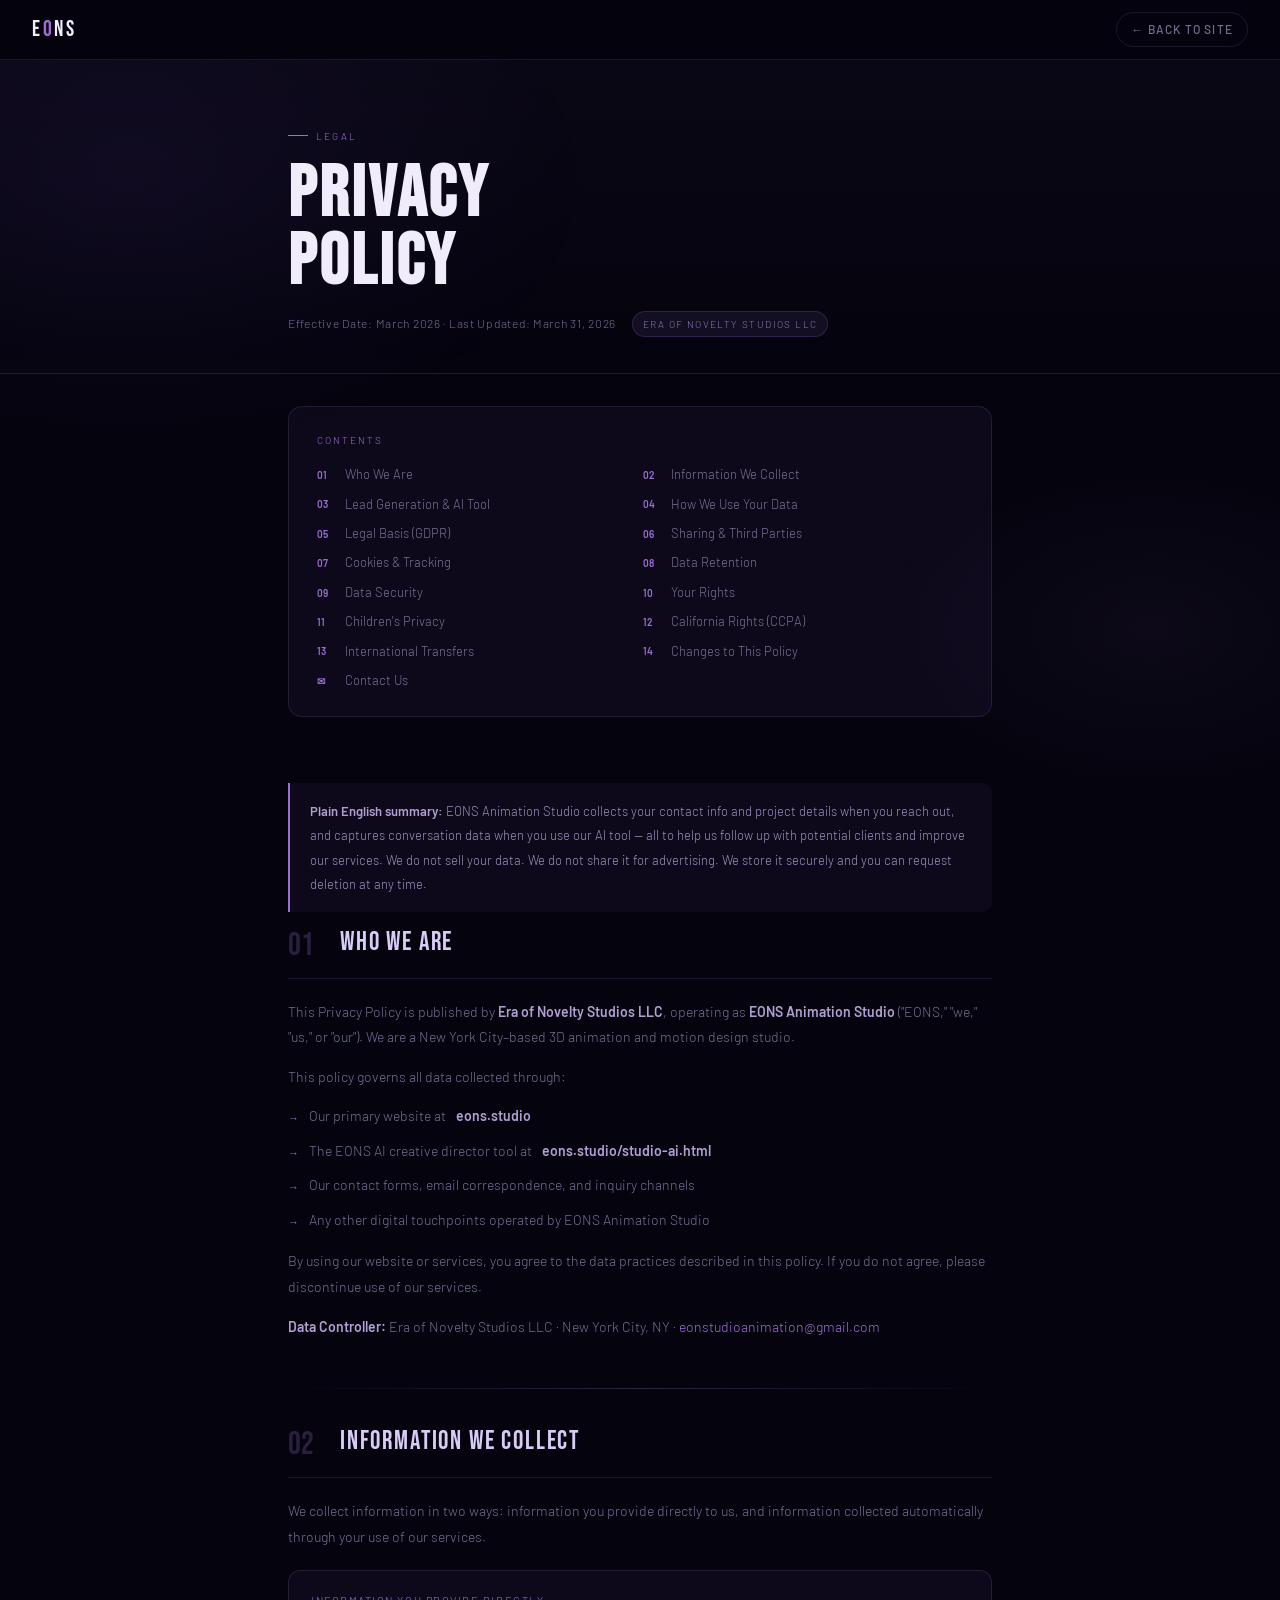
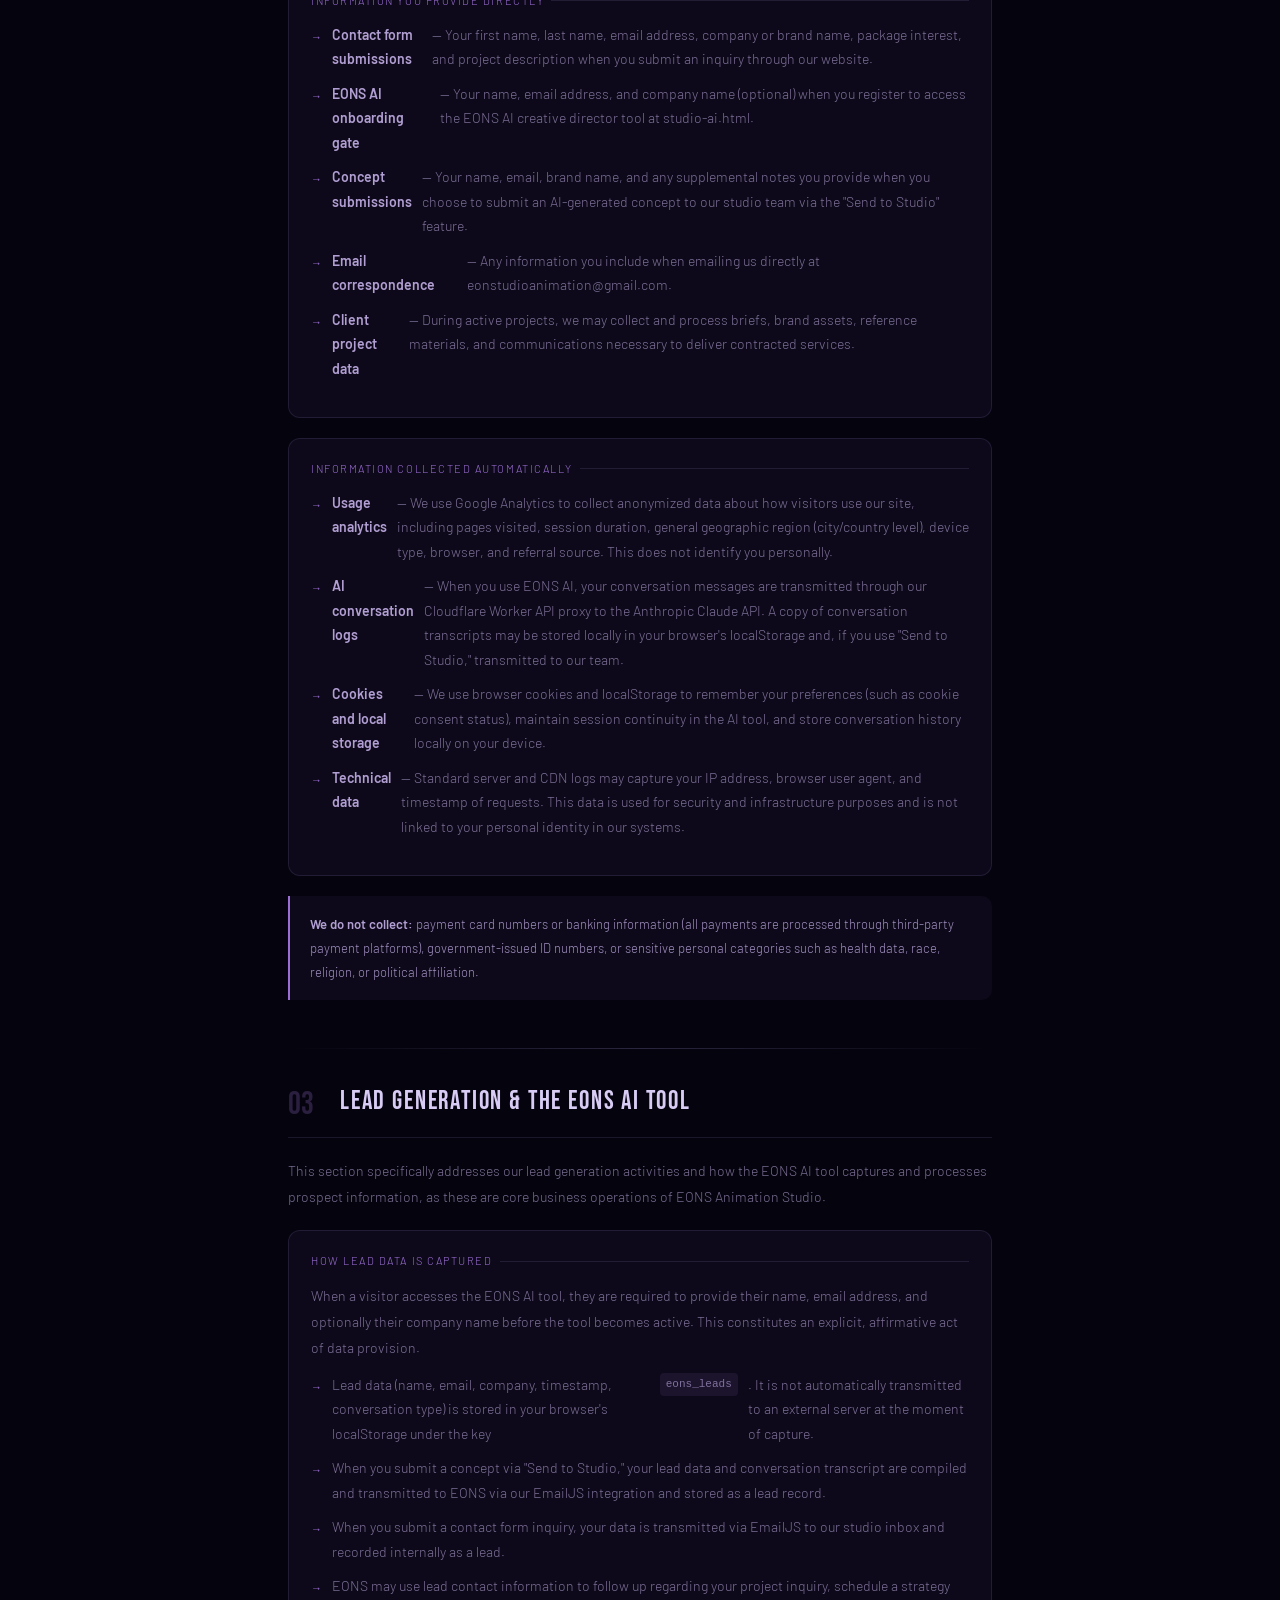
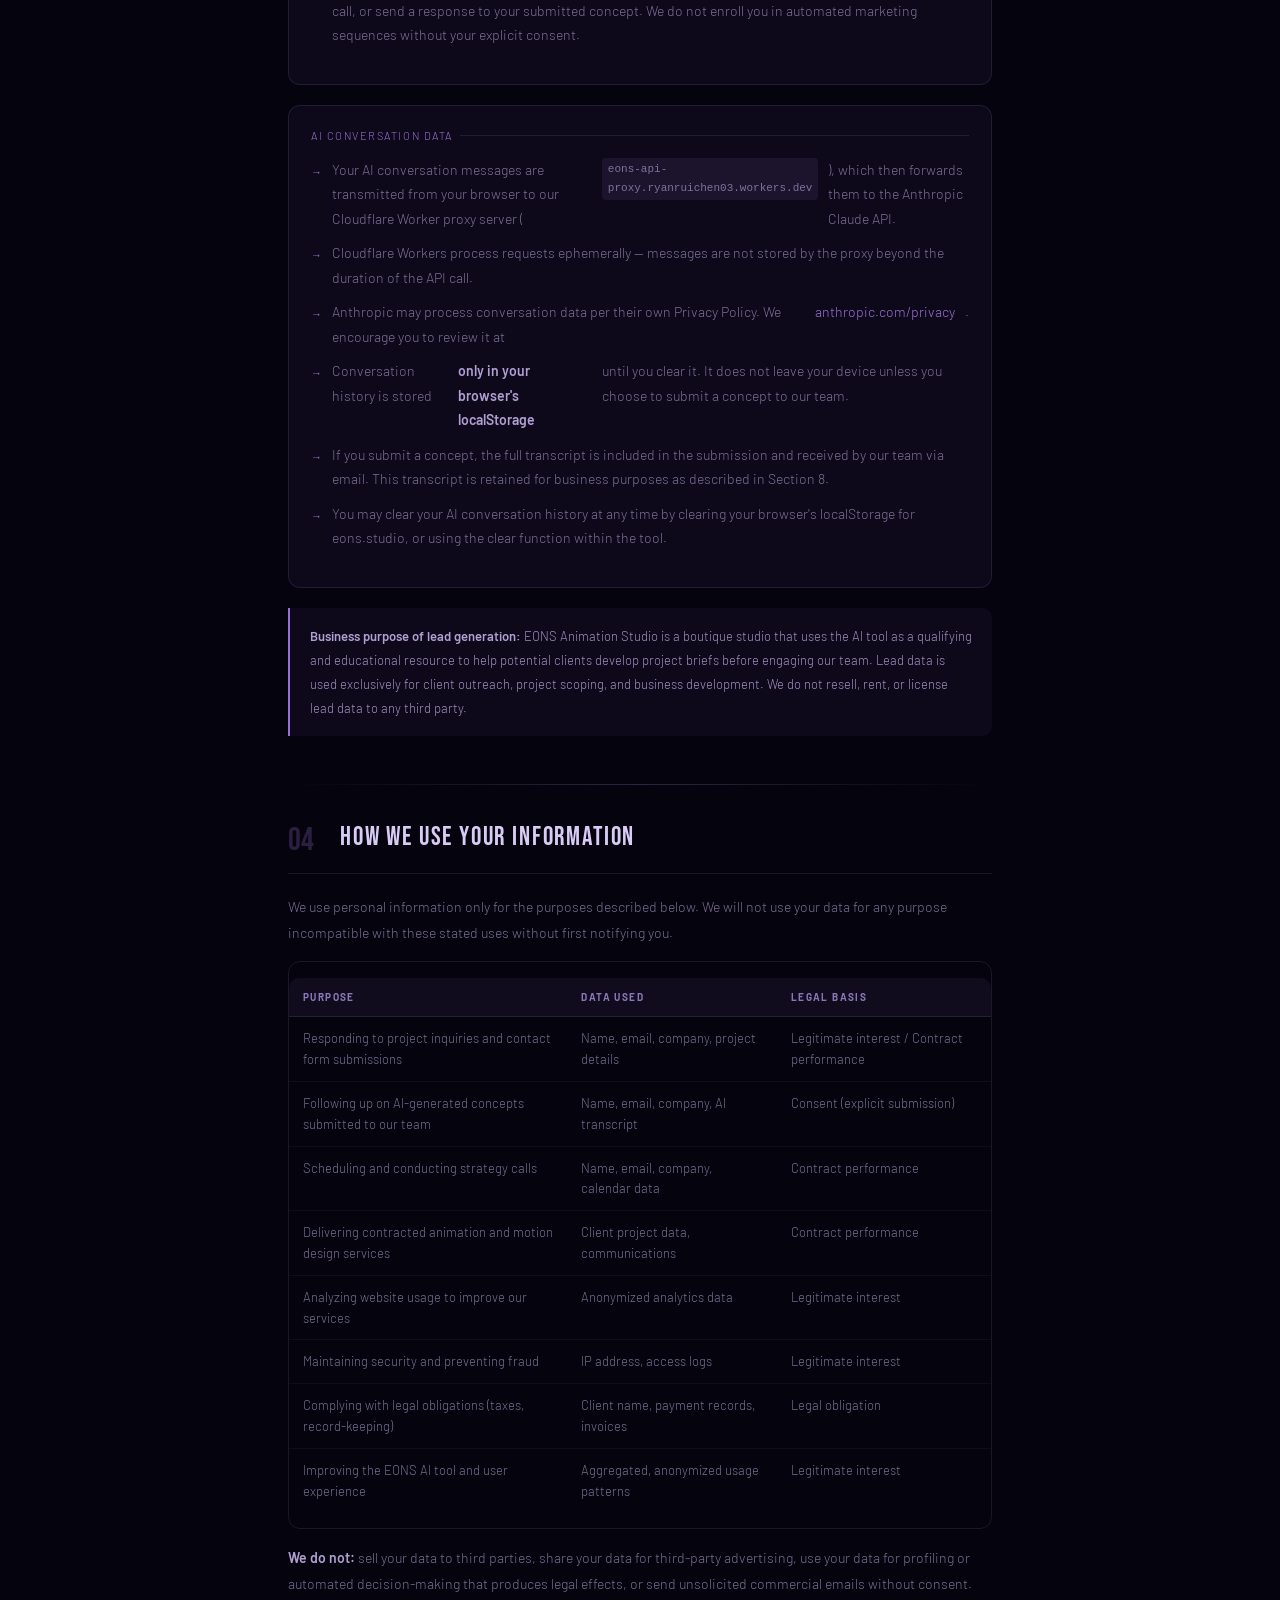
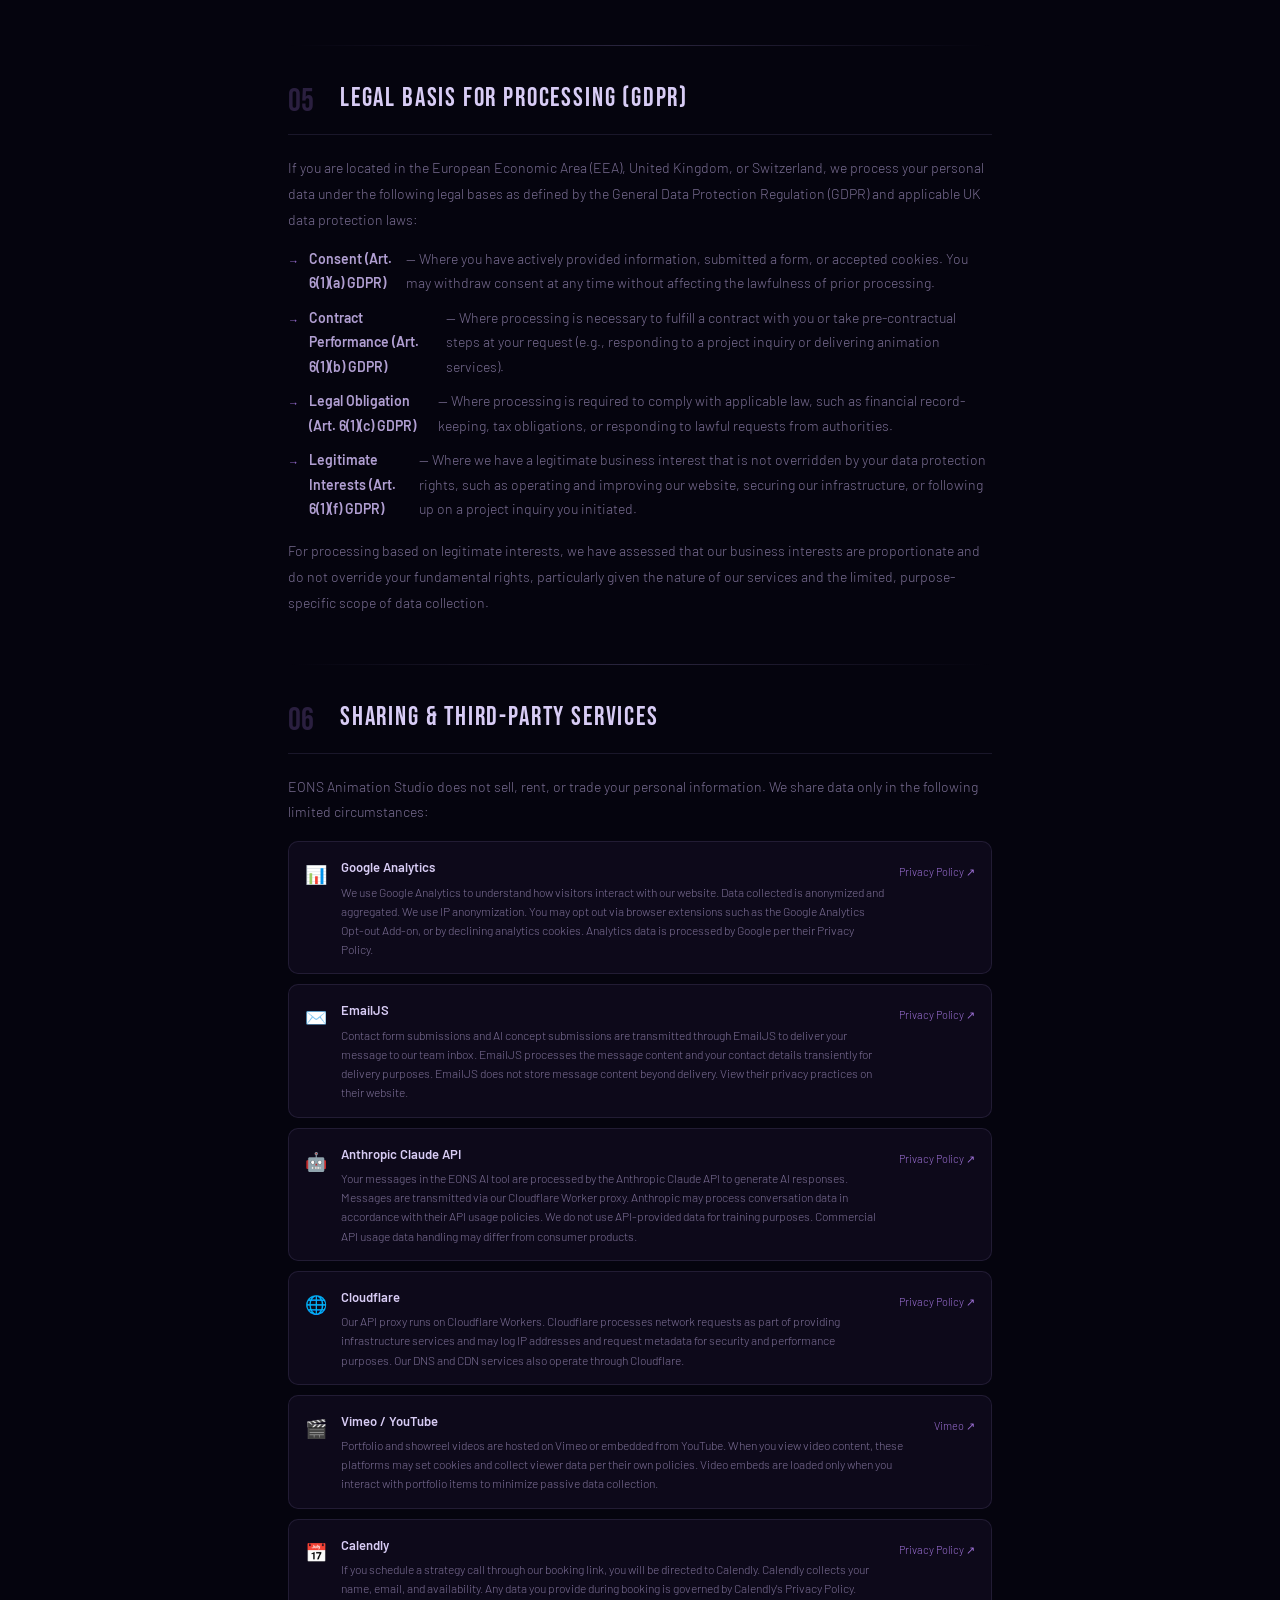
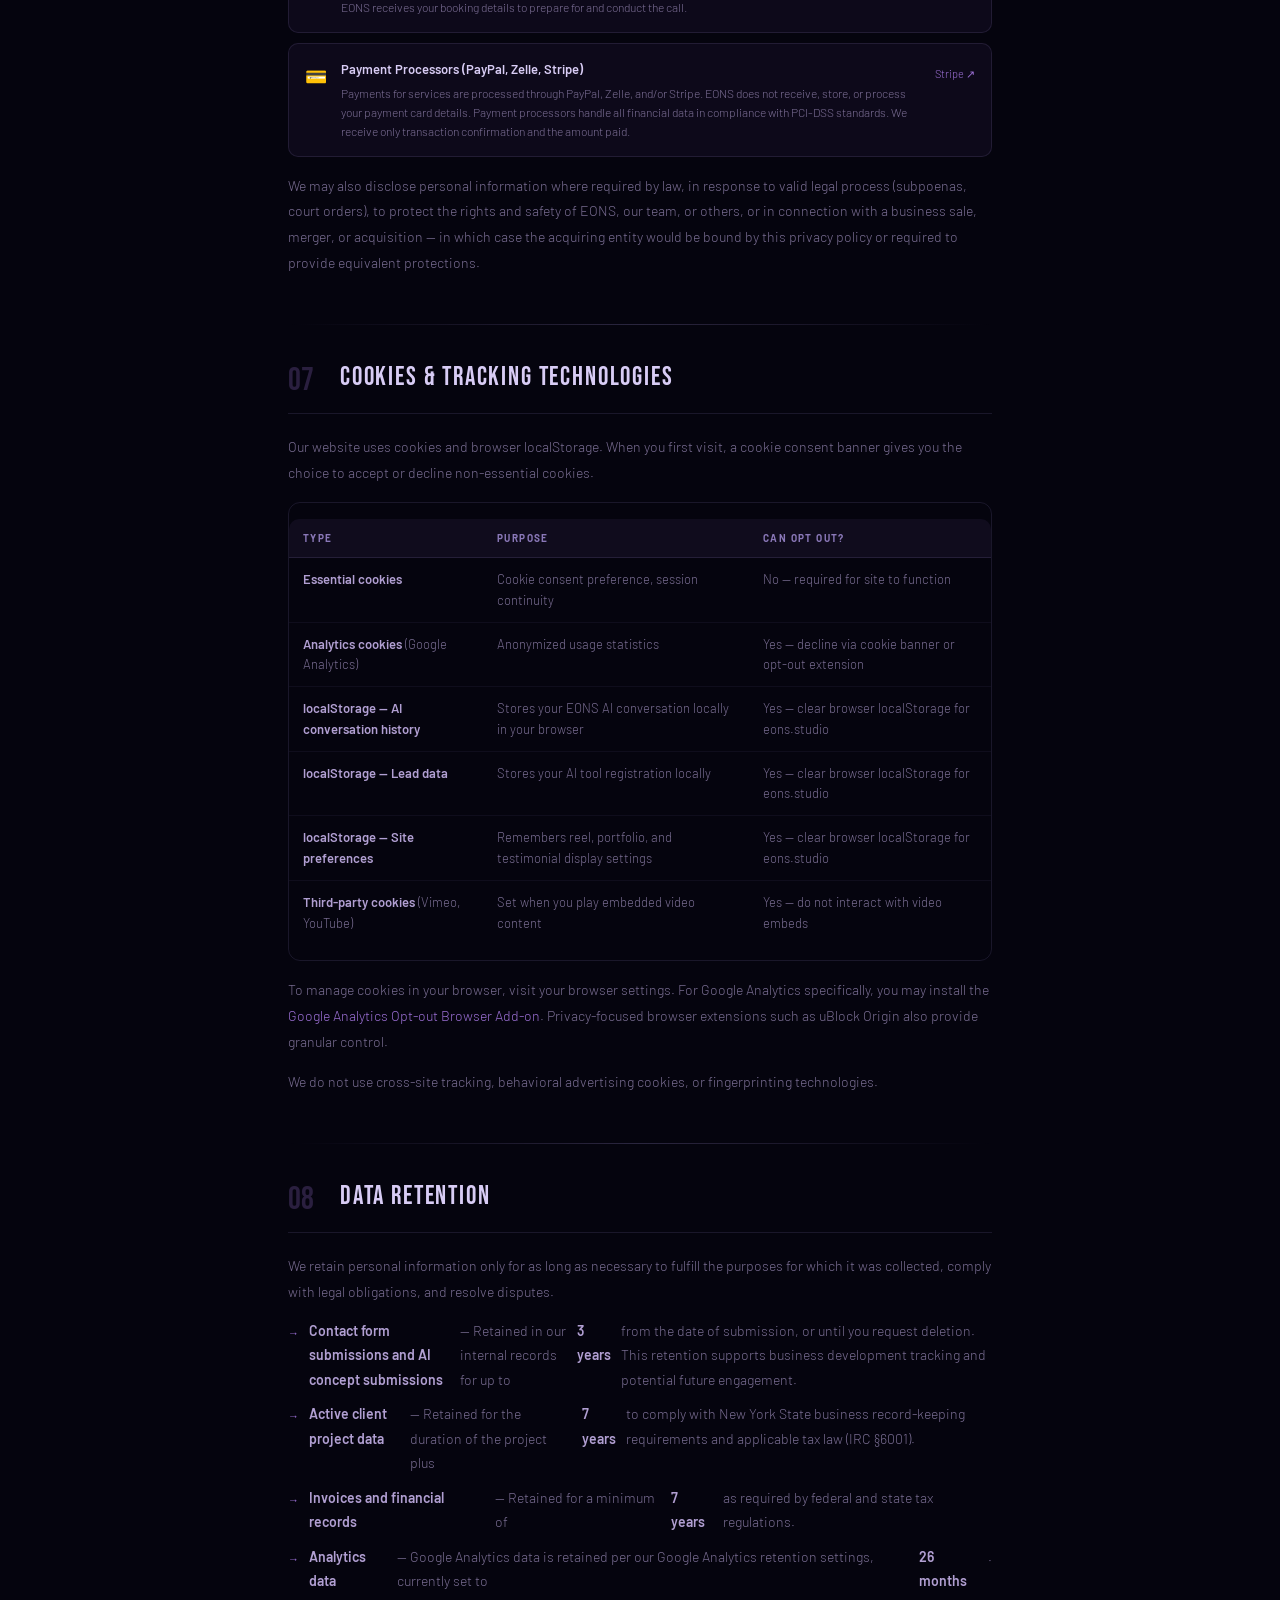
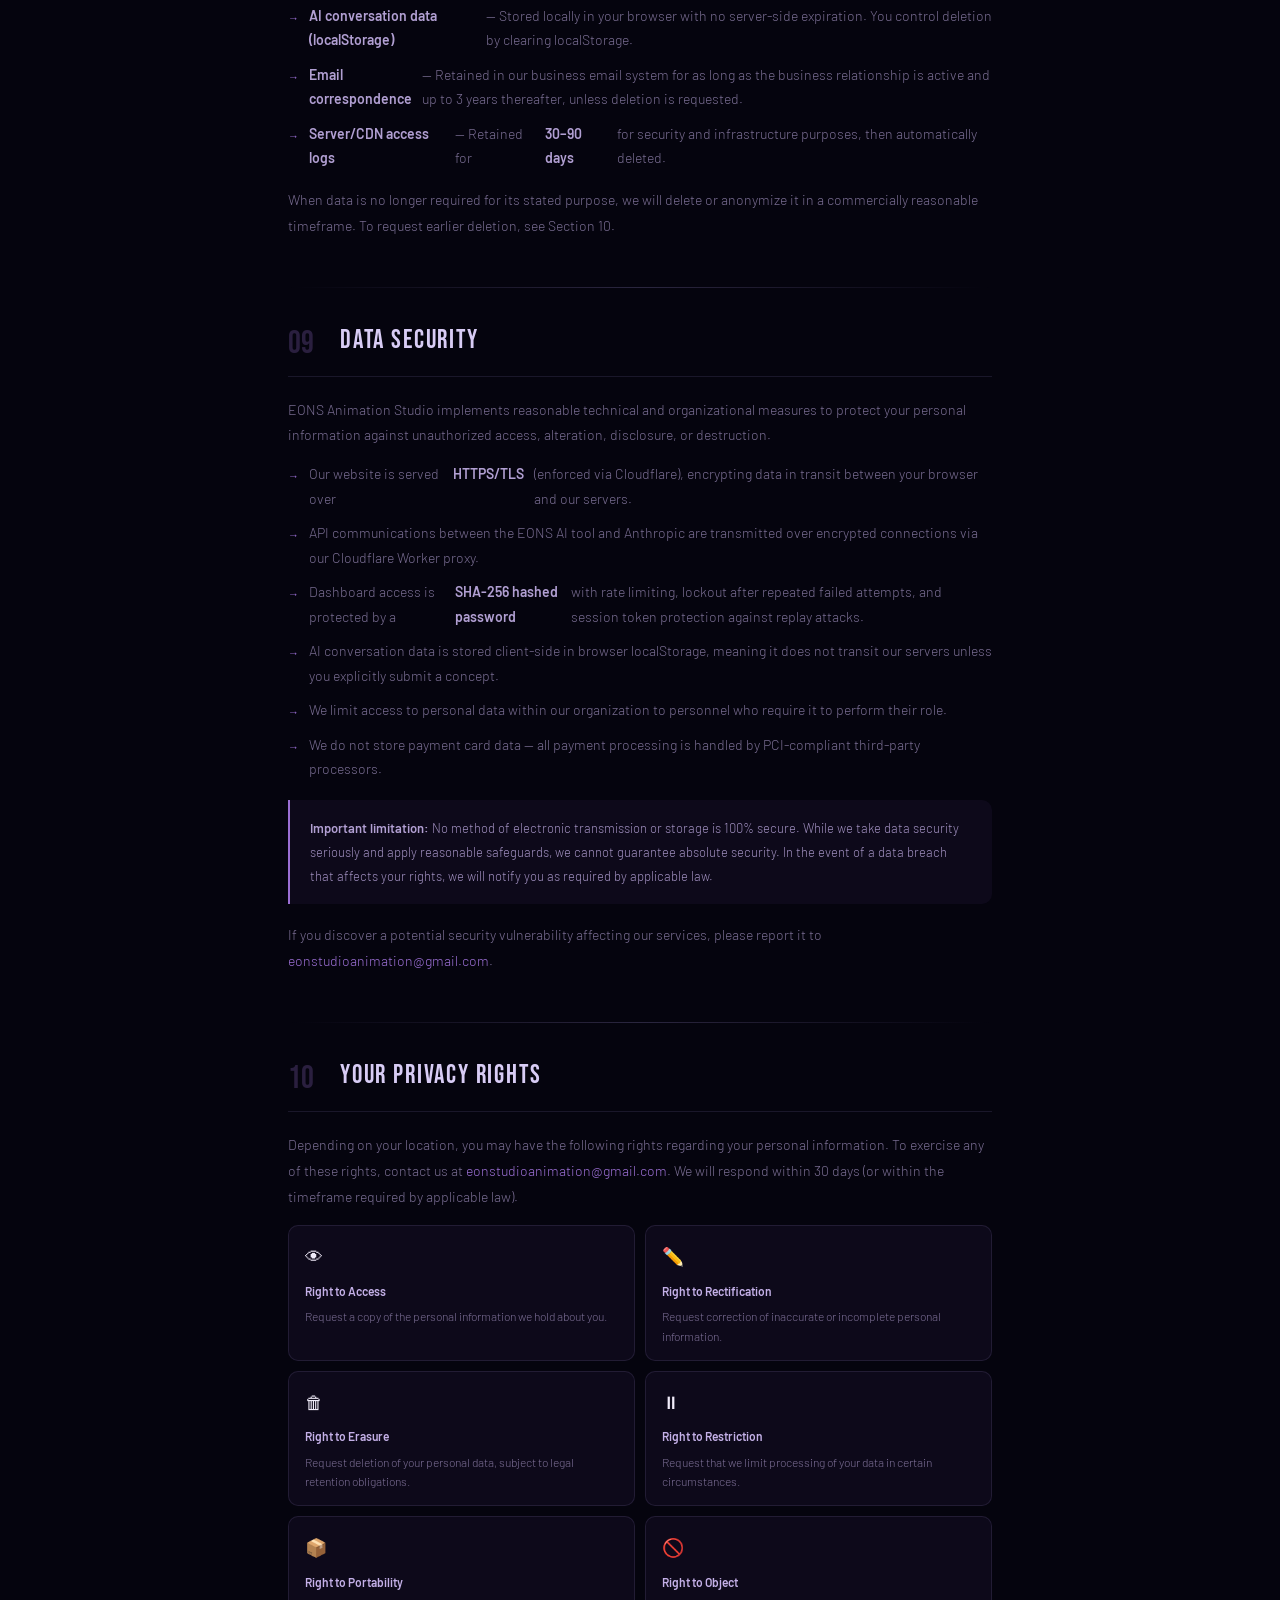
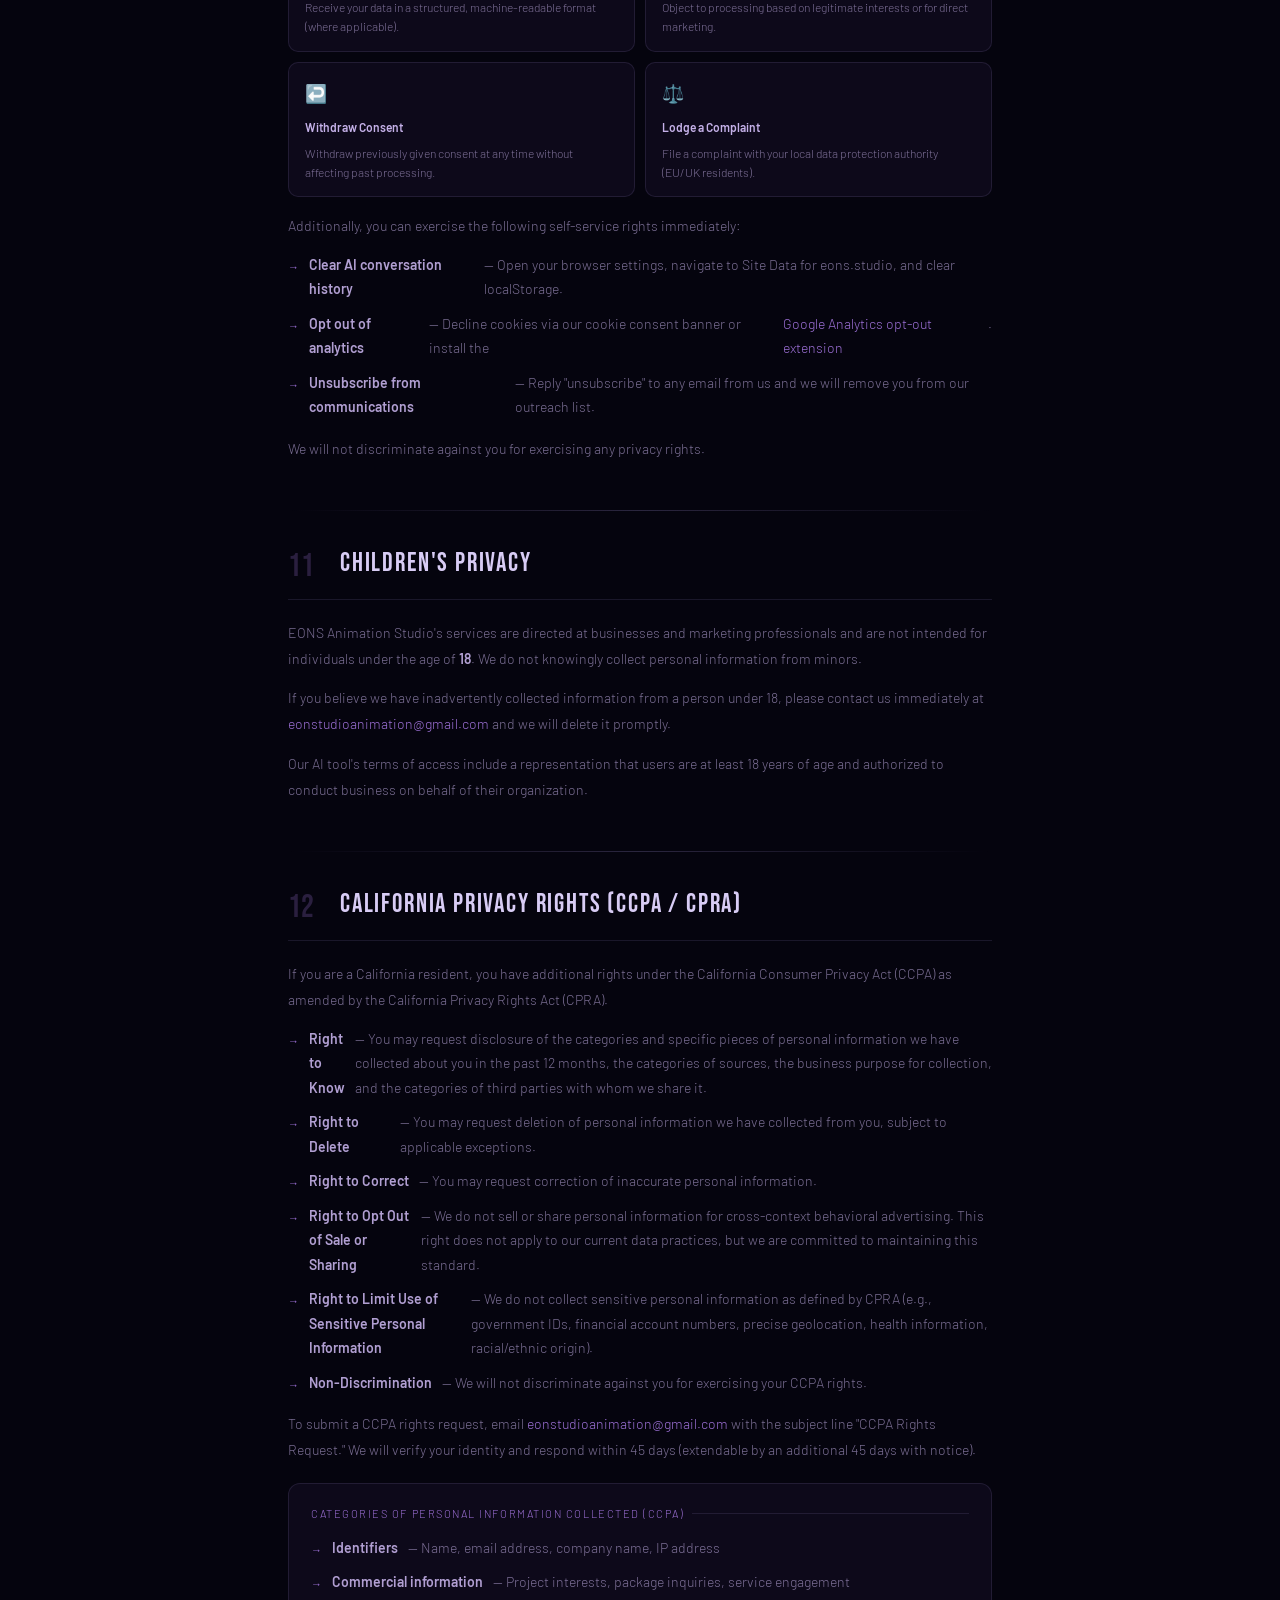
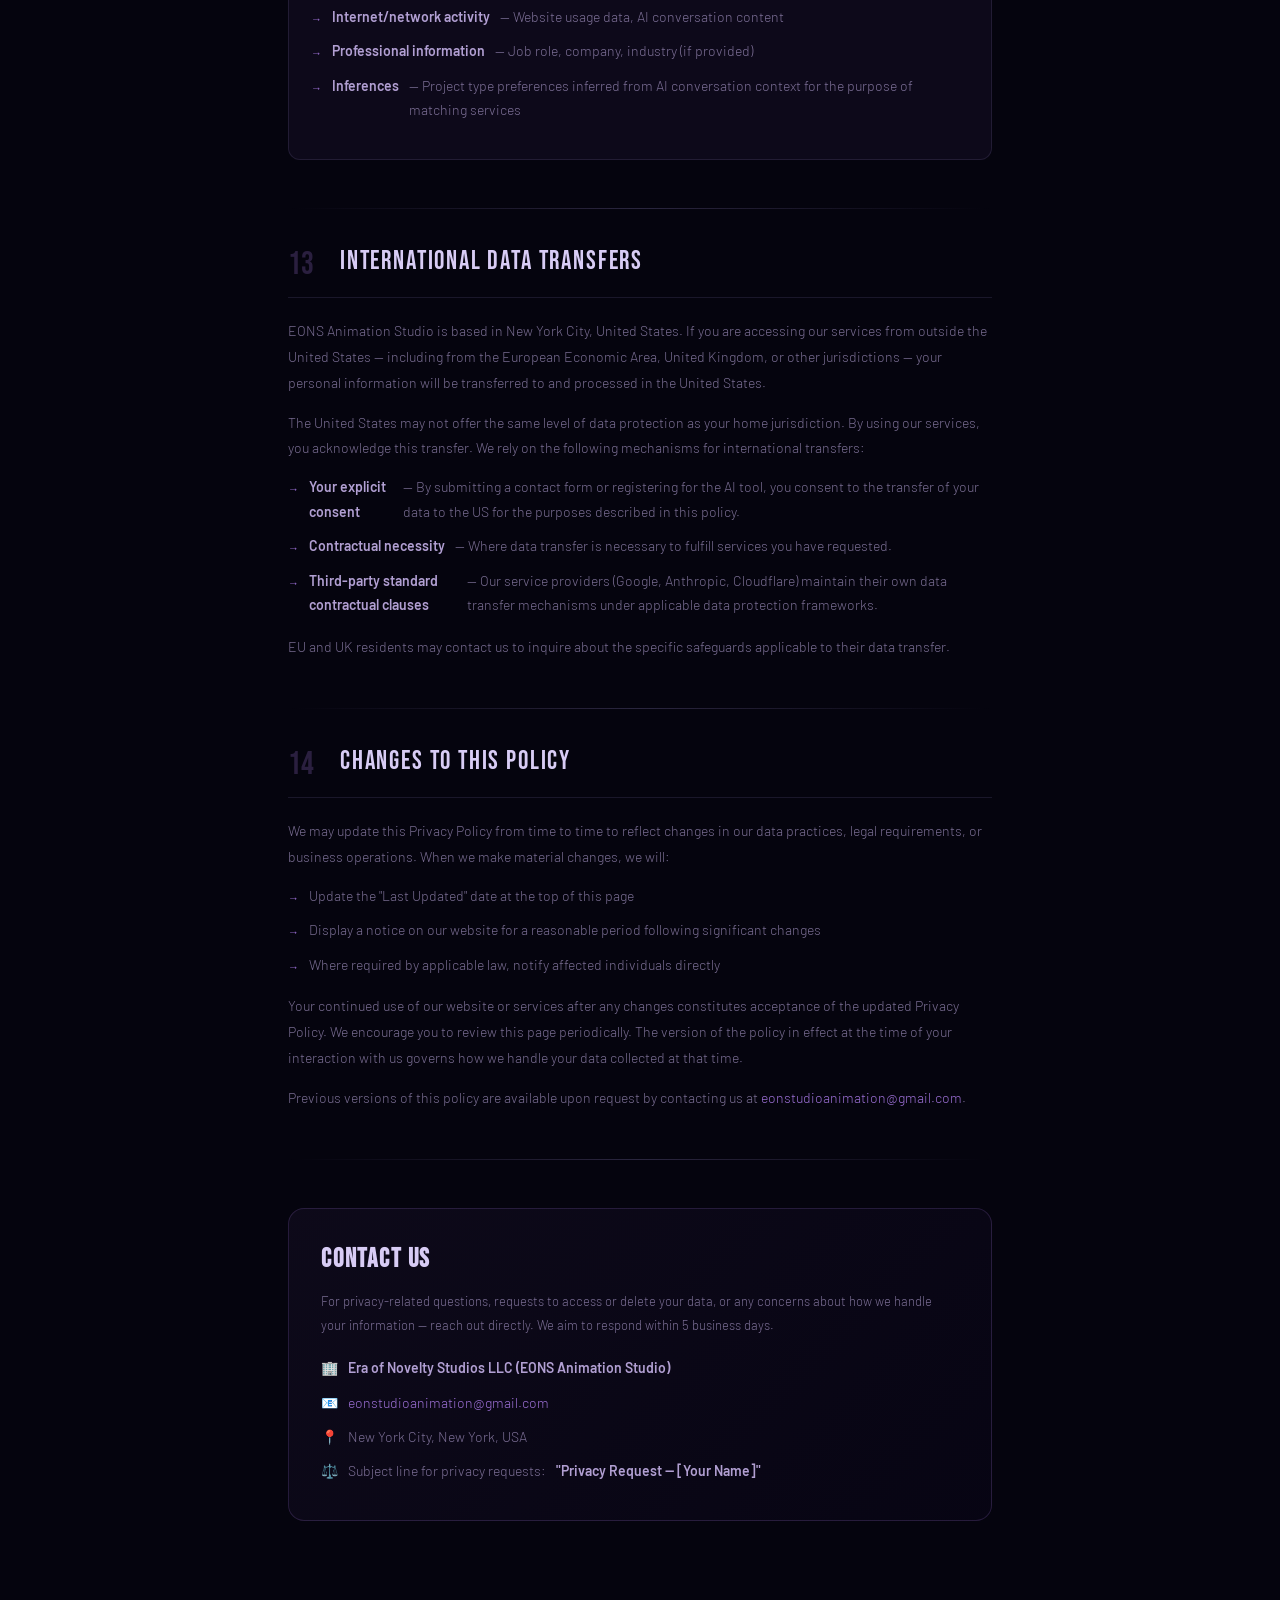
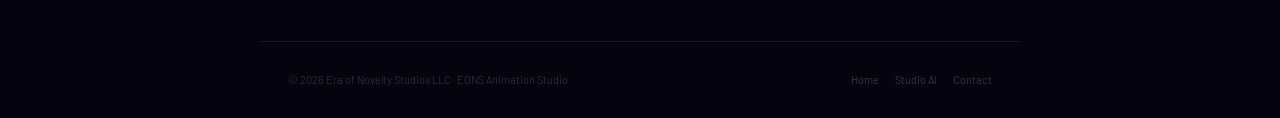
<file: privacy.html>
<!DOCTYPE html>
<html lang="en">
<head>
<meta charset="UTF-8">
<meta name="viewport" content="width=device-width, initial-scale=1.0">
<title>Privacy Policy — EONS Animation Studio</title>
<meta name="description" content="EONS Animation Studio privacy policy. Learn how we collect, use, and protect your information.">
<meta name="robots" content="noindex, nofollow">
<link rel="canonical" href="https://eons.studio/privacy.html">
<link rel="icon" type="image/svg+xml" href="data:image/svg+xml,<svg xmlns='http://www.w3.org/2000/svg' viewBox='0 0 100 100'><rect width='100' height='100' rx='18' fill='%23080610'/><text y='.9em' font-size='72' font-family='serif' font-weight='900' fill='%239b6fd4' x='8'>E</text></svg>">
<link rel="preconnect" href="https://fonts.googleapis.com">
<link rel="preconnect" href="https://fonts.gstatic.com" crossorigin>
<link href="https://fonts.googleapis.com/css2?family=Bebas+Neue&family=Barlow:wght@300;400;500;600&display=swap" rel="stylesheet" media="print" onload="this.media='all'">
<noscript><link href="https://fonts.googleapis.com/css2?family=Bebas+Neue&family=Barlow:wght@300;400;500;600&display=swap" rel="stylesheet"></noscript>

<style>
/* ── RESET & VARS ── */
*,*::before,*::after{margin:0;padding:0;box-sizing:border-box;}
:root{
  --bg:#05040e;--surface:rgba(155,111,212,.06);
  --v:#9b6fd4;--mauve:#c4b0e8;--mauve-d:#8a78b8;--mauve-br:#d8ccf5;
  --dim:rgba(196,176,232,.6);--white:#f0ecfa;
  --gb:rgba(180,160,240,.12);--gb2:rgba(180,160,240,.22);
  --glow:rgba(155,111,212,.2);--t:.3s ease;
}
html{scroll-behavior:smooth;}
body{background:var(--bg);color:var(--white);font-family:'Barlow',sans-serif;font-weight:300;line-height:1.8;min-height:100vh;overflow-x:hidden;}

/* ── BG MESH ── */
.bg-mesh{position:fixed;inset:0;pointer-events:none;z-index:0;
  background:
    radial-gradient(ellipse 60% 50% at 10% 20%,rgba(120,80,200,.08) 0%,transparent 60%),
    radial-gradient(ellipse 40% 35% at 90% 70%,rgba(180,120,220,.05) 0%,transparent 55%);
}

/* ── NAV ── */
nav{position:sticky;top:0;z-index:100;padding:0 32px;height:60px;display:flex;align-items:center;justify-content:space-between;background:rgba(5,4,14,.92);border-bottom:1px solid var(--gb);backdrop-filter:blur(20px);}
.nav-logo{font-family:'Bebas Neue',sans-serif;font-size:22px;letter-spacing:.12em;color:var(--white);text-decoration:none;}
.nav-logo span{color:var(--v);}
.nav-back{font-size:12px;font-weight:500;letter-spacing:.1em;text-transform:uppercase;color:var(--dim);text-decoration:none;transition:color var(--t);display:flex;align-items:center;gap:6px;padding:6px 14px;border:1px solid var(--gb);border-radius:100px;}
.nav-back:hover{color:var(--mauve);border-color:var(--gb2);}

/* ── HERO BAND ── */
.page-hero{padding:56px 0 36px;position:relative;z-index:1;border-bottom:1px solid var(--gb);background:linear-gradient(180deg,rgba(155,111,212,.04) 0%,transparent 100%);}
.page-hero-inner{max-width:760px;margin:0 auto;padding:0 28px;}
.page-eyebrow{display:inline-flex;align-items:center;gap:8px;font-size:10px;letter-spacing:.22em;text-transform:uppercase;color:var(--v);font-family:'Barlow',sans-serif;margin-bottom:16px;}
.page-eyebrow::before{content:'';width:20px;height:1px;background:var(--v);}
h1{font-family:'Bebas Neue',sans-serif;font-size:clamp(46px,7vw,72px);letter-spacing:.04em;line-height:.95;margin-bottom:14px;}
.page-meta{display:flex;align-items:center;gap:16px;flex-wrap:wrap;}
.page-date{font-size:12px;color:var(--dim);letter-spacing:.06em;}
.page-badge{font-size:10px;letter-spacing:.14em;text-transform:uppercase;padding:3px 10px;background:rgba(155,111,212,.1);border:1px solid rgba(155,111,212,.2);border-radius:100px;color:var(--mauve-d);}

/* ── TABLE OF CONTENTS ── */
.toc-wrap{max-width:760px;margin:0 auto;padding:32px 28px 0;position:relative;z-index:1;}
.toc-card{background:var(--surface);border:1px solid var(--gb);border-radius:14px;padding:24px 28px;}
.toc-title{font-size:10px;letter-spacing:.2em;text-transform:uppercase;color:var(--v);margin-bottom:14px;}
.toc-list{display:grid;grid-template-columns:1fr;gap:6px;}
@media(min-width:600px){.toc-list{grid-template-columns:1fr 1fr;}}
.toc-item{display:flex;align-items:center;gap:8px;font-size:13px;color:var(--dim);text-decoration:none;transition:color var(--t);}
.toc-item:hover{color:var(--mauve);}
.toc-num{font-size:10px;font-weight:600;color:var(--v);width:20px;flex-shrink:0;}

/* ── MAIN CONTENT ── */
.wrap{max-width:760px;margin:0 auto;padding:48px 28px 120px;position:relative;z-index:1;}

/* Section anchors */
.policy-section{margin-bottom:48px;scroll-margin-top:80px;}
.section-hdr{display:flex;align-items:flex-start;gap:16px;margin-bottom:20px;padding-bottom:16px;border-bottom:1px solid var(--gb);}
.section-num{font-family:'Bebas Neue',sans-serif;font-size:32px;color:rgba(155,111,212,.25);line-height:1;flex-shrink:0;min-width:36px;}
.section-title{font-family:'Bebas Neue',sans-serif;font-size:26px;letter-spacing:.07em;line-height:1;color:var(--mauve-br);}

/* Typography */
p{font-size:14px;color:var(--dim);margin-bottom:14px;line-height:1.85;}
p:last-child{margin-bottom:0;}
strong{color:rgba(196,176,232,.9);font-weight:600;}

/* Lists */
ul,ol{margin:0 0 16px 0;padding:0;}
li{font-size:14px;color:var(--dim);margin-bottom:10px;line-height:1.75;display:flex;align-items:flex-start;gap:10px;}
li::before{content:'→';color:var(--v);font-size:11px;flex-shrink:0;margin-top:4px;}
ol{counter-reset:ol;}
ol li{counter-increment:ol;}
ol li::before{content:counter(ol) '.';color:var(--v);font-size:11px;font-weight:600;flex-shrink:0;margin-top:4px;}

/* Info cards */
.info-card{background:var(--surface);border:1px solid var(--gb);border-radius:12px;padding:20px 22px;margin:20px 0;}
.info-card-title{font-size:11px;letter-spacing:.14em;text-transform:uppercase;color:var(--v);margin-bottom:12px;display:flex;align-items:center;gap:7px;}
.info-card-title::after{content:'';flex:1;height:1px;background:var(--gb);}

/* Highlight box */
.highlight{background:rgba(155,111,212,.06);border-left:2px solid var(--v);border-radius:0 10px 10px 0;padding:16px 20px;margin:18px 0;}
.highlight p{margin:0;font-size:13px;color:rgba(196,176,232,.8);}

/* Data table */
.data-table{width:100%;border-collapse:separate;border-spacing:0;margin:16px 0;font-size:13px;}
.data-table th{background:rgba(155,111,212,.08);padding:10px 14px;text-align:left;font-size:10px;letter-spacing:.14em;text-transform:uppercase;color:var(--mauve-d);border-bottom:1px solid var(--gb);}
.data-table th:first-child{border-radius:10px 0 0 0;}
.data-table th:last-child{border-radius:0 10px 0 0;}
.data-table td{padding:11px 14px;border-bottom:1px solid rgba(180,160,240,.06);color:var(--dim);vertical-align:top;line-height:1.6;}
.data-table tr:last-child td{border-bottom:none;}
.data-table tr:hover td{background:rgba(155,111,212,.03);}
.data-table-wrap{border:1px solid var(--gb);border-radius:12px;overflow:hidden;margin:16px 0;}

/* Third-party row */
.tp-grid{display:flex;flex-direction:column;gap:10px;margin:16px 0;}
.tp-item{background:var(--surface);border:1px solid var(--gb);border-radius:10px;padding:14px 16px;display:grid;grid-template-columns:auto 1fr auto;gap:10px 14px;align-items:start;}
.tp-icon{font-size:18px;margin-top:2px;}
.tp-name{font-size:13px;font-weight:600;color:var(--mauve-br);margin-bottom:3px;}
.tp-desc{font-size:12px;color:var(--dim);line-height:1.6;}
.tp-link a{font-size:11px;color:var(--v);text-decoration:none;white-space:nowrap;}
.tp-link a:hover{text-decoration:underline;}

/* Rights grid */
.rights-grid{display:grid;grid-template-columns:1fr;gap:10px;margin:16px 0;}
@media(min-width:500px){.rights-grid{grid-template-columns:1fr 1fr;}}
.right-card{background:var(--surface);border:1px solid var(--gb);border-radius:10px;padding:14px 16px;}
.right-card-icon{font-size:18px;margin-bottom:8px;}
.right-card-title{font-size:12px;font-weight:600;color:var(--mauve);margin-bottom:5px;}
.right-card-desc{font-size:12px;color:var(--dim);line-height:1.6;}

/* Divider */
.divider{height:1px;background:linear-gradient(90deg,transparent,var(--gb2),transparent);margin:40px 0;}

/* Contact box */
.contact-box{background:linear-gradient(135deg,rgba(155,111,212,.06),rgba(80,40,160,.04));border:1px solid rgba(155,111,212,.2);border-radius:16px;padding:28px 32px;margin-top:48px;}
.contact-box h2{font-family:'Bebas Neue',sans-serif;font-size:26px;letter-spacing:.07em;color:var(--mauve-br);margin-bottom:6px;}
.contact-box .sub{font-size:13px;color:var(--dim);margin-bottom:18px;}
.contact-row{display:flex;align-items:center;gap:10px;font-size:14px;color:var(--dim);margin-bottom:9px;}
.contact-row a{color:var(--v);text-decoration:none;}
.contact-row a:hover{text-decoration:underline;}

/* Anchor hover fix */
a{color:var(--v);text-decoration:none;}
a:hover{text-decoration:underline;}

/* ── FOOTER ── */
.page-footer{padding:28px;border-top:1px solid var(--gb);position:relative;z-index:1;display:flex;justify-content:space-between;align-items:center;flex-wrap:wrap;gap:10px;max-width:760px;margin:0 auto;}
.footer-copy{font-size:11px;color:rgba(196,176,232,.28);}
.footer-links{display:flex;gap:16px;}
.footer-links a{font-size:11px;color:rgba(196,176,232,.35);text-decoration:none;transition:color var(--t);}
.footer-links a:hover{color:var(--mauve-d);}

@media(max-width:480px){
  .tp-item{grid-template-columns:auto 1fr;grid-template-rows:auto auto;}
  .tp-link{grid-column:2;}
  .section-num{display:none;}
}
</style>
</head>
<body>
<div class="bg-mesh"></div>

<nav>
  <a href="index.html" class="nav-logo">E<span>O</span>NS</a>
  <a href="index.html" class="nav-back">← Back to Site</a>
</nav>

<!-- PAGE HERO -->
<div class="page-hero">
  <div class="page-hero-inner">
    <div class="page-eyebrow">Legal</div>
    <h1>Privacy<br>Policy</h1>
    <div class="page-meta">
      <span class="page-date">Effective Date: March 2026 · Last Updated: March 31, 2026</span>
      <span class="page-badge">Era of Novelty Studios LLC</span>
    </div>
  </div>
</div>

<!-- TABLE OF CONTENTS -->
<div class="toc-wrap">
  <div class="toc-card">
    <div class="toc-title">Contents</div>
    <div class="toc-list">
      <a href="#s1" class="toc-item"><span class="toc-num">01</span>Who We Are</a>
      <a href="#s2" class="toc-item"><span class="toc-num">02</span>Information We Collect</a>
      <a href="#s3" class="toc-item"><span class="toc-num">03</span>Lead Generation & AI Tool</a>
      <a href="#s4" class="toc-item"><span class="toc-num">04</span>How We Use Your Data</a>
      <a href="#s5" class="toc-item"><span class="toc-num">05</span>Legal Basis (GDPR)</a>
      <a href="#s6" class="toc-item"><span class="toc-num">06</span>Sharing & Third Parties</a>
      <a href="#s7" class="toc-item"><span class="toc-num">07</span>Cookies & Tracking</a>
      <a href="#s8" class="toc-item"><span class="toc-num">08</span>Data Retention</a>
      <a href="#s9" class="toc-item"><span class="toc-num">09</span>Data Security</a>
      <a href="#s10" class="toc-item"><span class="toc-num">10</span>Your Rights</a>
      <a href="#s11" class="toc-item"><span class="toc-num">11</span>Children's Privacy</a>
      <a href="#s12" class="toc-item"><span class="toc-num">12</span>California Rights (CCPA)</a>
      <a href="#s13" class="toc-item"><span class="toc-num">13</span>International Transfers</a>
      <a href="#s14" class="toc-item"><span class="toc-num">14</span>Changes to This Policy</a>
      <a href="#contact" class="toc-item"><span class="toc-num">✉</span>Contact Us</a>
    </div>
  </div>
</div>

<!-- BODY -->
<div class="wrap">

  <div class="highlight">
    <p><strong>Plain English summary:</strong> EONS Animation Studio collects your contact info and project details when you reach out, and captures conversation data when you use our AI tool — all to help us follow up with potential clients and improve our services. We do not sell your data. We do not share it for advertising. We store it securely and you can request deletion at any time.</p>
  </div>

  <!-- S1 -->
  <div class="policy-section" id="s1">
    <div class="section-hdr">
      <div class="section-num">01</div>
      <div class="section-title">Who We Are</div>
    </div>
    <p>This Privacy Policy is published by <strong>Era of Novelty Studios LLC</strong>, operating as <strong>EONS Animation Studio</strong> ("EONS," "we," "us," or "our"). We are a New York City–based 3D animation and motion design studio.</p>
    <p>This policy governs all data collected through:</p>
    <ul>
      <li>Our primary website at <strong>eons.studio</strong></li>
      <li>The EONS AI creative director tool at <strong>eons.studio/studio-ai.html</strong></li>
      <li>Our contact forms, email correspondence, and inquiry channels</li>
      <li>Any other digital touchpoints operated by EONS Animation Studio</li>
    </ul>
    <p>By using our website or services, you agree to the data practices described in this policy. If you do not agree, please discontinue use of our services.</p>
    <p><strong>Data Controller:</strong> Era of Novelty Studios LLC · New York City, NY · <a href="mailto:eonstudioanimation@gmail.com">eonstudioanimation@gmail.com</a></p>
  </div>

  <div class="divider"></div>

  <!-- S2 -->
  <div class="policy-section" id="s2">
    <div class="section-hdr">
      <div class="section-num">02</div>
      <div class="section-title">Information We Collect</div>
    </div>
    <p>We collect information in two ways: information you provide directly to us, and information collected automatically through your use of our services.</p>

    <div class="info-card">
      <div class="info-card-title">Information You Provide Directly</div>
      <ul>
        <li><strong>Contact form submissions</strong> — Your first name, last name, email address, company or brand name, package interest, and project description when you submit an inquiry through our website.</li>
        <li><strong>EONS AI onboarding gate</strong> — Your name, email address, and company name (optional) when you register to access the EONS AI creative director tool at studio-ai.html.</li>
        <li><strong>Concept submissions</strong> — Your name, email, brand name, and any supplemental notes you provide when you choose to submit an AI-generated concept to our studio team via the "Send to Studio" feature.</li>
        <li><strong>Email correspondence</strong> — Any information you include when emailing us directly at eonstudioanimation@gmail.com.</li>
        <li><strong>Client project data</strong> — During active projects, we may collect and process briefs, brand assets, reference materials, and communications necessary to deliver contracted services.</li>
      </ul>
    </div>

    <div class="info-card">
      <div class="info-card-title">Information Collected Automatically</div>
      <ul>
        <li><strong>Usage analytics</strong> — We use Google Analytics to collect anonymized data about how visitors use our site, including pages visited, session duration, general geographic region (city/country level), device type, browser, and referral source. This does not identify you personally.</li>
        <li><strong>AI conversation logs</strong> — When you use EONS AI, your conversation messages are transmitted through our Cloudflare Worker API proxy to the Anthropic Claude API. A copy of conversation transcripts may be stored locally in your browser's localStorage and, if you use "Send to Studio," transmitted to our team.</li>
        <li><strong>Cookies and local storage</strong> — We use browser cookies and localStorage to remember your preferences (such as cookie consent status), maintain session continuity in the AI tool, and store conversation history locally on your device.</li>
        <li><strong>Technical data</strong> — Standard server and CDN logs may capture your IP address, browser user agent, and timestamp of requests. This data is used for security and infrastructure purposes and is not linked to your personal identity in our systems.</li>
      </ul>
    </div>

    <div class="highlight">
      <p><strong>We do not collect:</strong> payment card numbers or banking information (all payments are processed through third-party payment platforms), government-issued ID numbers, or sensitive personal categories such as health data, race, religion, or political affiliation.</p>
    </div>
  </div>

  <div class="divider"></div>

  <!-- S3 -->
  <div class="policy-section" id="s3">
    <div class="section-hdr">
      <div class="section-num">03</div>
      <div class="section-title">Lead Generation & the EONS AI Tool</div>
    </div>
    <p>This section specifically addresses our lead generation activities and how the EONS AI tool captures and processes prospect information, as these are core business operations of EONS Animation Studio.</p>

    <div class="info-card">
      <div class="info-card-title">How Lead Data Is Captured</div>
      <p style="font-size:14px;color:var(--dim);margin-bottom:12px;">When a visitor accesses the EONS AI tool, they are required to provide their name, email address, and optionally their company name before the tool becomes active. This constitutes an explicit, affirmative act of data provision.</p>
      <ul>
        <li>Lead data (name, email, company, timestamp, conversation type) is stored in your browser's localStorage under the key <code style="font-size:11px;background:rgba(155,111,212,.1);padding:2px 6px;border-radius:4px;">eons_leads</code>. It is not automatically transmitted to an external server at the moment of capture.</li>
        <li>When you submit a concept via "Send to Studio," your lead data and conversation transcript are compiled and transmitted to EONS via our EmailJS integration and stored as a lead record.</li>
        <li>When you submit a contact form inquiry, your data is transmitted via EmailJS to our studio inbox and recorded internally as a lead.</li>
        <li>EONS may use lead contact information to follow up regarding your project inquiry, schedule a strategy call, or send a response to your submitted concept. We do not enroll you in automated marketing sequences without your explicit consent.</li>
      </ul>
    </div>

    <div class="info-card">
      <div class="info-card-title">AI Conversation Data</div>
      <ul>
        <li>Your AI conversation messages are transmitted from your browser to our Cloudflare Worker proxy server (<code style="font-size:11px;background:rgba(155,111,212,.1);padding:2px 6px;border-radius:4px;">eons-api-proxy.ryanruichen03.workers.dev</code>), which then forwards them to the Anthropic Claude API.</li>
        <li>Cloudflare Workers process requests ephemerally — messages are not stored by the proxy beyond the duration of the API call.</li>
        <li>Anthropic may process conversation data per their own Privacy Policy. We encourage you to review it at <a href="https://www.anthropic.com/privacy" target="_blank" rel="noopener">anthropic.com/privacy</a>.</li>
        <li>Conversation history is stored <strong>only in your browser's localStorage</strong> until you clear it. It does not leave your device unless you choose to submit a concept to our team.</li>
        <li>If you submit a concept, the full transcript is included in the submission and received by our team via email. This transcript is retained for business purposes as described in Section 8.</li>
        <li>You may clear your AI conversation history at any time by clearing your browser's localStorage for eons.studio, or using the clear function within the tool.</li>
      </ul>
    </div>

    <div class="highlight">
      <p><strong>Business purpose of lead generation:</strong> EONS Animation Studio is a boutique studio that uses the AI tool as a qualifying and educational resource to help potential clients develop project briefs before engaging our team. Lead data is used exclusively for client outreach, project scoping, and business development. We do not resell, rent, or license lead data to any third party.</p>
    </div>
  </div>

  <div class="divider"></div>

  <!-- S4 -->
  <div class="policy-section" id="s4">
    <div class="section-hdr">
      <div class="section-num">04</div>
      <div class="section-title">How We Use Your Information</div>
    </div>
    <p>We use personal information only for the purposes described below. We will not use your data for any purpose incompatible with these stated uses without first notifying you.</p>

    <div class="data-table-wrap">
      <table class="data-table">
        <thead>
          <tr><th>Purpose</th><th>Data Used</th><th>Legal Basis</th></tr>
        </thead>
        <tbody>
          <tr><td>Responding to project inquiries and contact form submissions</td><td>Name, email, company, project details</td><td>Legitimate interest / Contract performance</td></tr>
          <tr><td>Following up on AI-generated concepts submitted to our team</td><td>Name, email, company, AI transcript</td><td>Consent (explicit submission)</td></tr>
          <tr><td>Scheduling and conducting strategy calls</td><td>Name, email, company, calendar data</td><td>Contract performance</td></tr>
          <tr><td>Delivering contracted animation and motion design services</td><td>Client project data, communications</td><td>Contract performance</td></tr>
          <tr><td>Analyzing website usage to improve our services</td><td>Anonymized analytics data</td><td>Legitimate interest</td></tr>
          <tr><td>Maintaining security and preventing fraud</td><td>IP address, access logs</td><td>Legitimate interest</td></tr>
          <tr><td>Complying with legal obligations (taxes, record-keeping)</td><td>Client name, payment records, invoices</td><td>Legal obligation</td></tr>
          <tr><td>Improving the EONS AI tool and user experience</td><td>Aggregated, anonymized usage patterns</td><td>Legitimate interest</td></tr>
        </tbody>
      </table>
    </div>

    <p><strong>We do not:</strong> sell your data to third parties, share your data for third-party advertising, use your data for profiling or automated decision-making that produces legal effects, or send unsolicited commercial emails without consent.</p>
  </div>

  <div class="divider"></div>

  <!-- S5 -->
  <div class="policy-section" id="s5">
    <div class="section-hdr">
      <div class="section-num">05</div>
      <div class="section-title">Legal Basis for Processing (GDPR)</div>
    </div>
    <p>If you are located in the European Economic Area (EEA), United Kingdom, or Switzerland, we process your personal data under the following legal bases as defined by the General Data Protection Regulation (GDPR) and applicable UK data protection laws:</p>
    <ul>
      <li><strong>Consent (Art. 6(1)(a) GDPR)</strong> — Where you have actively provided information, submitted a form, or accepted cookies. You may withdraw consent at any time without affecting the lawfulness of prior processing.</li>
      <li><strong>Contract Performance (Art. 6(1)(b) GDPR)</strong> — Where processing is necessary to fulfill a contract with you or take pre-contractual steps at your request (e.g., responding to a project inquiry or delivering animation services).</li>
      <li><strong>Legal Obligation (Art. 6(1)(c) GDPR)</strong> — Where processing is required to comply with applicable law, such as financial record-keeping, tax obligations, or responding to lawful requests from authorities.</li>
      <li><strong>Legitimate Interests (Art. 6(1)(f) GDPR)</strong> — Where we have a legitimate business interest that is not overridden by your data protection rights, such as operating and improving our website, securing our infrastructure, or following up on a project inquiry you initiated.</li>
    </ul>
    <p>For processing based on legitimate interests, we have assessed that our business interests are proportionate and do not override your fundamental rights, particularly given the nature of our services and the limited, purpose-specific scope of data collection.</p>
  </div>

  <div class="divider"></div>

  <!-- S6 -->
  <div class="policy-section" id="s6">
    <div class="section-hdr">
      <div class="section-num">06</div>
      <div class="section-title">Sharing & Third-Party Services</div>
    </div>
    <p>EONS Animation Studio does not sell, rent, or trade your personal information. We share data only in the following limited circumstances:</p>

    <div class="tp-grid">

      <div class="tp-item">
        <div class="tp-icon">📊</div>
        <div>
          <div class="tp-name">Google Analytics</div>
          <div class="tp-desc">We use Google Analytics to understand how visitors interact with our website. Data collected is anonymized and aggregated. We use IP anonymization. You may opt out via browser extensions such as the Google Analytics Opt-out Add-on, or by declining analytics cookies. Analytics data is processed by Google per their Privacy Policy.</div>
        </div>
        <div class="tp-link"><a href="https://policies.google.com/privacy" target="_blank" rel="noopener">Privacy Policy ↗</a></div>
      </div>

      <div class="tp-item">
        <div class="tp-icon">✉️</div>
        <div>
          <div class="tp-name">EmailJS</div>
          <div class="tp-desc">Contact form submissions and AI concept submissions are transmitted through EmailJS to deliver your message to our team inbox. EmailJS processes the message content and your contact details transiently for delivery purposes. EmailJS does not store message content beyond delivery. View their privacy practices on their website.</div>
        </div>
        <div class="tp-link"><a href="https://www.emailjs.com/legal/privacy-policy/" target="_blank" rel="noopener">Privacy Policy ↗</a></div>
      </div>

      <div class="tp-item">
        <div class="tp-icon">🤖</div>
        <div>
          <div class="tp-name">Anthropic Claude API</div>
          <div class="tp-desc">Your messages in the EONS AI tool are processed by the Anthropic Claude API to generate AI responses. Messages are transmitted via our Cloudflare Worker proxy. Anthropic may process conversation data in accordance with their API usage policies. We do not use API-provided data for training purposes. Commercial API usage data handling may differ from consumer products.</div>
        </div>
        <div class="tp-link"><a href="https://www.anthropic.com/privacy" target="_blank" rel="noopener">Privacy Policy ↗</a></div>
      </div>

      <div class="tp-item">
        <div class="tp-icon">🌐</div>
        <div>
          <div class="tp-name">Cloudflare</div>
          <div class="tp-desc">Our API proxy runs on Cloudflare Workers. Cloudflare processes network requests as part of providing infrastructure services and may log IP addresses and request metadata for security and performance purposes. Our DNS and CDN services also operate through Cloudflare.</div>
        </div>
        <div class="tp-link"><a href="https://www.cloudflare.com/privacypolicy/" target="_blank" rel="noopener">Privacy Policy ↗</a></div>
      </div>

      <div class="tp-item">
        <div class="tp-icon">🎬</div>
        <div>
          <div class="tp-name">Vimeo / YouTube</div>
          <div class="tp-desc">Portfolio and showreel videos are hosted on Vimeo or embedded from YouTube. When you view video content, these platforms may set cookies and collect viewer data per their own policies. Video embeds are loaded only when you interact with portfolio items to minimize passive data collection.</div>
        </div>
        <div class="tp-link"><a href="https://vimeo.com/privacy" target="_blank" rel="noopener">Vimeo ↗</a></div>
      </div>

      <div class="tp-item">
        <div class="tp-icon">📅</div>
        <div>
          <div class="tp-name">Calendly</div>
          <div class="tp-desc">If you schedule a strategy call through our booking link, you will be directed to Calendly. Calendly collects your name, email, and availability. Any data you provide during booking is governed by Calendly's Privacy Policy. EONS receives your booking details to prepare for and conduct the call.</div>
        </div>
        <div class="tp-link"><a href="https://calendly.com/pages/privacy" target="_blank" rel="noopener">Privacy Policy ↗</a></div>
      </div>

      <div class="tp-item">
        <div class="tp-icon">💳</div>
        <div>
          <div class="tp-name">Payment Processors (PayPal, Zelle, Stripe)</div>
          <div class="tp-desc">Payments for services are processed through PayPal, Zelle, and/or Stripe. EONS does not receive, store, or process your payment card details. Payment processors handle all financial data in compliance with PCI-DSS standards. We receive only transaction confirmation and the amount paid.</div>
        </div>
        <div class="tp-link"><a href="https://stripe.com/privacy" target="_blank" rel="noopener">Stripe ↗</a></div>
      </div>

    </div>

    <p>We may also disclose personal information where required by law, in response to valid legal process (subpoenas, court orders), to protect the rights and safety of EONS, our team, or others, or in connection with a business sale, merger, or acquisition — in which case the acquiring entity would be bound by this privacy policy or required to provide equivalent protections.</p>
  </div>

  <div class="divider"></div>

  <!-- S7 -->
  <div class="policy-section" id="s7">
    <div class="section-hdr">
      <div class="section-num">07</div>
      <div class="section-title">Cookies & Tracking Technologies</div>
    </div>
    <p>Our website uses cookies and browser localStorage. When you first visit, a cookie consent banner gives you the choice to accept or decline non-essential cookies.</p>

    <div class="data-table-wrap">
      <table class="data-table">
        <thead>
          <tr><th>Type</th><th>Purpose</th><th>Can Opt Out?</th></tr>
        </thead>
        <tbody>
          <tr><td><strong>Essential cookies</strong></td><td>Cookie consent preference, session continuity</td><td>No — required for site to function</td></tr>
          <tr><td><strong>Analytics cookies</strong> (Google Analytics)</td><td>Anonymized usage statistics</td><td>Yes — decline via cookie banner or opt-out extension</td></tr>
          <tr><td><strong>localStorage — AI conversation history</strong></td><td>Stores your EONS AI conversation locally in your browser</td><td>Yes — clear browser localStorage for eons.studio</td></tr>
          <tr><td><strong>localStorage — Lead data</strong></td><td>Stores your AI tool registration locally</td><td>Yes — clear browser localStorage for eons.studio</td></tr>
          <tr><td><strong>localStorage — Site preferences</strong></td><td>Remembers reel, portfolio, and testimonial display settings</td><td>Yes — clear browser localStorage for eons.studio</td></tr>
          <tr><td><strong>Third-party cookies</strong> (Vimeo, YouTube)</td><td>Set when you play embedded video content</td><td>Yes — do not interact with video embeds</td></tr>
        </tbody>
      </table>
    </div>

    <p>To manage cookies in your browser, visit your browser settings. For Google Analytics specifically, you may install the <a href="https://tools.google.com/dlpage/gaoptout" target="_blank" rel="noopener">Google Analytics Opt-out Browser Add-on</a>. Privacy-focused browser extensions such as uBlock Origin also provide granular control.</p>
    <p>We do not use cross-site tracking, behavioral advertising cookies, or fingerprinting technologies.</p>
  </div>

  <div class="divider"></div>

  <!-- S8 -->
  <div class="policy-section" id="s8">
    <div class="section-hdr">
      <div class="section-num">08</div>
      <div class="section-title">Data Retention</div>
    </div>
    <p>We retain personal information only for as long as necessary to fulfill the purposes for which it was collected, comply with legal obligations, and resolve disputes.</p>
    <ul>
      <li><strong>Contact form submissions and AI concept submissions</strong> — Retained in our internal records for up to <strong>3 years</strong> from the date of submission, or until you request deletion. This retention supports business development tracking and potential future engagement.</li>
      <li><strong>Active client project data</strong> — Retained for the duration of the project plus <strong>7 years</strong> to comply with New York State business record-keeping requirements and applicable tax law (IRC §6001).</li>
      <li><strong>Invoices and financial records</strong> — Retained for a minimum of <strong>7 years</strong> as required by federal and state tax regulations.</li>
      <li><strong>Analytics data</strong> — Google Analytics data is retained per our Google Analytics retention settings, currently set to <strong>26 months</strong>.</li>
      <li><strong>AI conversation data (localStorage)</strong> — Stored locally in your browser with no server-side expiration. You control deletion by clearing localStorage.</li>
      <li><strong>Email correspondence</strong> — Retained in our business email system for as long as the business relationship is active and up to 3 years thereafter, unless deletion is requested.</li>
      <li><strong>Server/CDN access logs</strong> — Retained for <strong>30–90 days</strong> for security and infrastructure purposes, then automatically deleted.</li>
    </ul>
    <p>When data is no longer required for its stated purpose, we will delete or anonymize it in a commercially reasonable timeframe. To request earlier deletion, see Section 10.</p>
  </div>

  <div class="divider"></div>

  <!-- S9 -->
  <div class="policy-section" id="s9">
    <div class="section-hdr">
      <div class="section-num">09</div>
      <div class="section-title">Data Security</div>
    </div>
    <p>EONS Animation Studio implements reasonable technical and organizational measures to protect your personal information against unauthorized access, alteration, disclosure, or destruction.</p>
    <ul>
      <li>Our website is served over <strong>HTTPS/TLS</strong> (enforced via Cloudflare), encrypting data in transit between your browser and our servers.</li>
      <li>API communications between the EONS AI tool and Anthropic are transmitted over encrypted connections via our Cloudflare Worker proxy.</li>
      <li>Dashboard access is protected by a <strong>SHA-256 hashed password</strong> with rate limiting, lockout after repeated failed attempts, and session token protection against replay attacks.</li>
      <li>AI conversation data is stored client-side in browser localStorage, meaning it does not transit our servers unless you explicitly submit a concept.</li>
      <li>We limit access to personal data within our organization to personnel who require it to perform their role.</li>
      <li>We do not store payment card data — all payment processing is handled by PCI-compliant third-party processors.</li>
    </ul>
    <div class="highlight">
      <p><strong>Important limitation:</strong> No method of electronic transmission or storage is 100% secure. While we take data security seriously and apply reasonable safeguards, we cannot guarantee absolute security. In the event of a data breach that affects your rights, we will notify you as required by applicable law.</p>
    </div>
    <p>If you discover a potential security vulnerability affecting our services, please report it to <a href="mailto:eonstudioanimation@gmail.com">eonstudioanimation@gmail.com</a>.</p>
  </div>

  <div class="divider"></div>

  <!-- S10 -->
  <div class="policy-section" id="s10">
    <div class="section-hdr">
      <div class="section-num">10</div>
      <div class="section-title">Your Privacy Rights</div>
    </div>
    <p>Depending on your location, you may have the following rights regarding your personal information. To exercise any of these rights, contact us at <a href="mailto:eonstudioanimation@gmail.com">eonstudioanimation@gmail.com</a>. We will respond within 30 days (or within the timeframe required by applicable law).</p>

    <div class="rights-grid">
      <div class="right-card">
        <div class="right-card-icon">👁</div>
        <div class="right-card-title">Right to Access</div>
        <div class="right-card-desc">Request a copy of the personal information we hold about you.</div>
      </div>
      <div class="right-card">
        <div class="right-card-icon">✏️</div>
        <div class="right-card-title">Right to Rectification</div>
        <div class="right-card-desc">Request correction of inaccurate or incomplete personal information.</div>
      </div>
      <div class="right-card">
        <div class="right-card-icon">🗑</div>
        <div class="right-card-title">Right to Erasure</div>
        <div class="right-card-desc">Request deletion of your personal data, subject to legal retention obligations.</div>
      </div>
      <div class="right-card">
        <div class="right-card-icon">⏸</div>
        <div class="right-card-title">Right to Restriction</div>
        <div class="right-card-desc">Request that we limit processing of your data in certain circumstances.</div>
      </div>
      <div class="right-card">
        <div class="right-card-icon">📦</div>
        <div class="right-card-title">Right to Portability</div>
        <div class="right-card-desc">Receive your data in a structured, machine-readable format (where applicable).</div>
      </div>
      <div class="right-card">
        <div class="right-card-icon">🚫</div>
        <div class="right-card-title">Right to Object</div>
        <div class="right-card-desc">Object to processing based on legitimate interests or for direct marketing.</div>
      </div>
      <div class="right-card">
        <div class="right-card-icon">↩️</div>
        <div class="right-card-title">Withdraw Consent</div>
        <div class="right-card-desc">Withdraw previously given consent at any time without affecting past processing.</div>
      </div>
      <div class="right-card">
        <div class="right-card-icon">⚖️</div>
        <div class="right-card-title">Lodge a Complaint</div>
        <div class="right-card-desc">File a complaint with your local data protection authority (EU/UK residents).</div>
      </div>
    </div>

    <p>Additionally, you can exercise the following self-service rights immediately:</p>
    <ul>
      <li><strong>Clear AI conversation history</strong> — Open your browser settings, navigate to Site Data for eons.studio, and clear localStorage.</li>
      <li><strong>Opt out of analytics</strong> — Decline cookies via our cookie consent banner or install the <a href="https://tools.google.com/dlpage/gaoptout" target="_blank" rel="noopener">Google Analytics opt-out extension</a>.</li>
      <li><strong>Unsubscribe from communications</strong> — Reply "unsubscribe" to any email from us and we will remove you from our outreach list.</li>
    </ul>
    <p>We will not discriminate against you for exercising any privacy rights.</p>
  </div>

  <div class="divider"></div>

  <!-- S11 -->
  <div class="policy-section" id="s11">
    <div class="section-hdr">
      <div class="section-num">11</div>
      <div class="section-title">Children's Privacy</div>
    </div>
    <p>EONS Animation Studio's services are directed at businesses and marketing professionals and are not intended for individuals under the age of <strong>18</strong>. We do not knowingly collect personal information from minors.</p>
    <p>If you believe we have inadvertently collected information from a person under 18, please contact us immediately at <a href="mailto:eonstudioanimation@gmail.com">eonstudioanimation@gmail.com</a> and we will delete it promptly.</p>
    <p>Our AI tool's terms of access include a representation that users are at least 18 years of age and authorized to conduct business on behalf of their organization.</p>
  </div>

  <div class="divider"></div>

  <!-- S12 -->
  <div class="policy-section" id="s12">
    <div class="section-hdr">
      <div class="section-num">12</div>
      <div class="section-title">California Privacy Rights (CCPA / CPRA)</div>
    </div>
    <p>If you are a California resident, you have additional rights under the California Consumer Privacy Act (CCPA) as amended by the California Privacy Rights Act (CPRA).</p>
    <ul>
      <li><strong>Right to Know</strong> — You may request disclosure of the categories and specific pieces of personal information we have collected about you in the past 12 months, the categories of sources, the business purpose for collection, and the categories of third parties with whom we share it.</li>
      <li><strong>Right to Delete</strong> — You may request deletion of personal information we have collected from you, subject to applicable exceptions.</li>
      <li><strong>Right to Correct</strong> — You may request correction of inaccurate personal information.</li>
      <li><strong>Right to Opt Out of Sale or Sharing</strong> — We do not sell or share personal information for cross-context behavioral advertising. This right does not apply to our current data practices, but we are committed to maintaining this standard.</li>
      <li><strong>Right to Limit Use of Sensitive Personal Information</strong> — We do not collect sensitive personal information as defined by CPRA (e.g., government IDs, financial account numbers, precise geolocation, health information, racial/ethnic origin).</li>
      <li><strong>Non-Discrimination</strong> — We will not discriminate against you for exercising your CCPA rights.</li>
    </ul>
    <p>To submit a CCPA rights request, email <a href="mailto:eonstudioanimation@gmail.com">eonstudioanimation@gmail.com</a> with the subject line "CCPA Rights Request." We will verify your identity and respond within 45 days (extendable by an additional 45 days with notice).</p>

    <div class="info-card">
      <div class="info-card-title">Categories of Personal Information Collected (CCPA)</div>
      <ul>
        <li><strong>Identifiers</strong> — Name, email address, company name, IP address</li>
        <li><strong>Commercial information</strong> — Project interests, package inquiries, service engagement</li>
        <li><strong>Internet/network activity</strong> — Website usage data, AI conversation content</li>
        <li><strong>Professional information</strong> — Job role, company, industry (if provided)</li>
        <li><strong>Inferences</strong> — Project type preferences inferred from AI conversation context for the purpose of matching services</li>
      </ul>
    </div>
  </div>

  <div class="divider"></div>

  <!-- S13 -->
  <div class="policy-section" id="s13">
    <div class="section-hdr">
      <div class="section-num">13</div>
      <div class="section-title">International Data Transfers</div>
    </div>
    <p>EONS Animation Studio is based in New York City, United States. If you are accessing our services from outside the United States — including from the European Economic Area, United Kingdom, or other jurisdictions — your personal information will be transferred to and processed in the United States.</p>
    <p>The United States may not offer the same level of data protection as your home jurisdiction. By using our services, you acknowledge this transfer. We rely on the following mechanisms for international transfers:</p>
    <ul>
      <li><strong>Your explicit consent</strong> — By submitting a contact form or registering for the AI tool, you consent to the transfer of your data to the US for the purposes described in this policy.</li>
      <li><strong>Contractual necessity</strong> — Where data transfer is necessary to fulfill services you have requested.</li>
      <li><strong>Third-party standard contractual clauses</strong> — Our service providers (Google, Anthropic, Cloudflare) maintain their own data transfer mechanisms under applicable data protection frameworks.</li>
    </ul>
    <p>EU and UK residents may contact us to inquire about the specific safeguards applicable to their data transfer.</p>
  </div>

  <div class="divider"></div>

  <!-- S14 -->
  <div class="policy-section" id="s14">
    <div class="section-hdr">
      <div class="section-num">14</div>
      <div class="section-title">Changes to This Policy</div>
    </div>
    <p>We may update this Privacy Policy from time to time to reflect changes in our data practices, legal requirements, or business operations. When we make material changes, we will:</p>
    <ul>
      <li>Update the "Last Updated" date at the top of this page</li>
      <li>Display a notice on our website for a reasonable period following significant changes</li>
      <li>Where required by applicable law, notify affected individuals directly</li>
    </ul>
    <p>Your continued use of our website or services after any changes constitutes acceptance of the updated Privacy Policy. We encourage you to review this page periodically. The version of the policy in effect at the time of your interaction with us governs how we handle your data collected at that time.</p>
    <p>Previous versions of this policy are available upon request by contacting us at <a href="mailto:eonstudioanimation@gmail.com">eonstudioanimation@gmail.com</a>.</p>
  </div>

  <div class="divider"></div>

  <!-- CONTACT -->
  <div class="contact-box" id="contact">
    <h2>Contact Us</h2>
    <p class="sub">For privacy-related questions, requests to access or delete your data, or any concerns about how we handle your information — reach out directly. We aim to respond within 5 business days.</p>
    <div class="contact-row">
      <span style="color:var(--v)">🏢</span>
      <strong>Era of Novelty Studios LLC (EONS Animation Studio)</strong>
    </div>
    <div class="contact-row">
      <span style="color:var(--v)">📧</span>
      <a href="mailto:eonstudioanimation@gmail.com">eonstudioanimation@gmail.com</a>
    </div>
    <div class="contact-row">
      <span style="color:var(--v)">📍</span>
      New York City, New York, USA
    </div>
    <div class="contact-row">
      <span style="color:var(--v)">⚖️</span>
      Subject line for privacy requests: <strong>"Privacy Request — [Your Name]"</strong>
    </div>
  </div>

</div>

<!-- FOOTER -->
<footer>
  <div class="page-footer">
    <div class="footer-copy">© 2026 Era of Novelty Studios LLC · EONS Animation Studio</div>
    <div class="footer-links">
      <a href="index.html">Home</a>
      <a href="studio-ai.html">Studio AI</a>
      <a href="mailto:eonstudioanimation@gmail.com">Contact</a>
    </div>
  </div>
</footer>

</body>
</html>
</file>
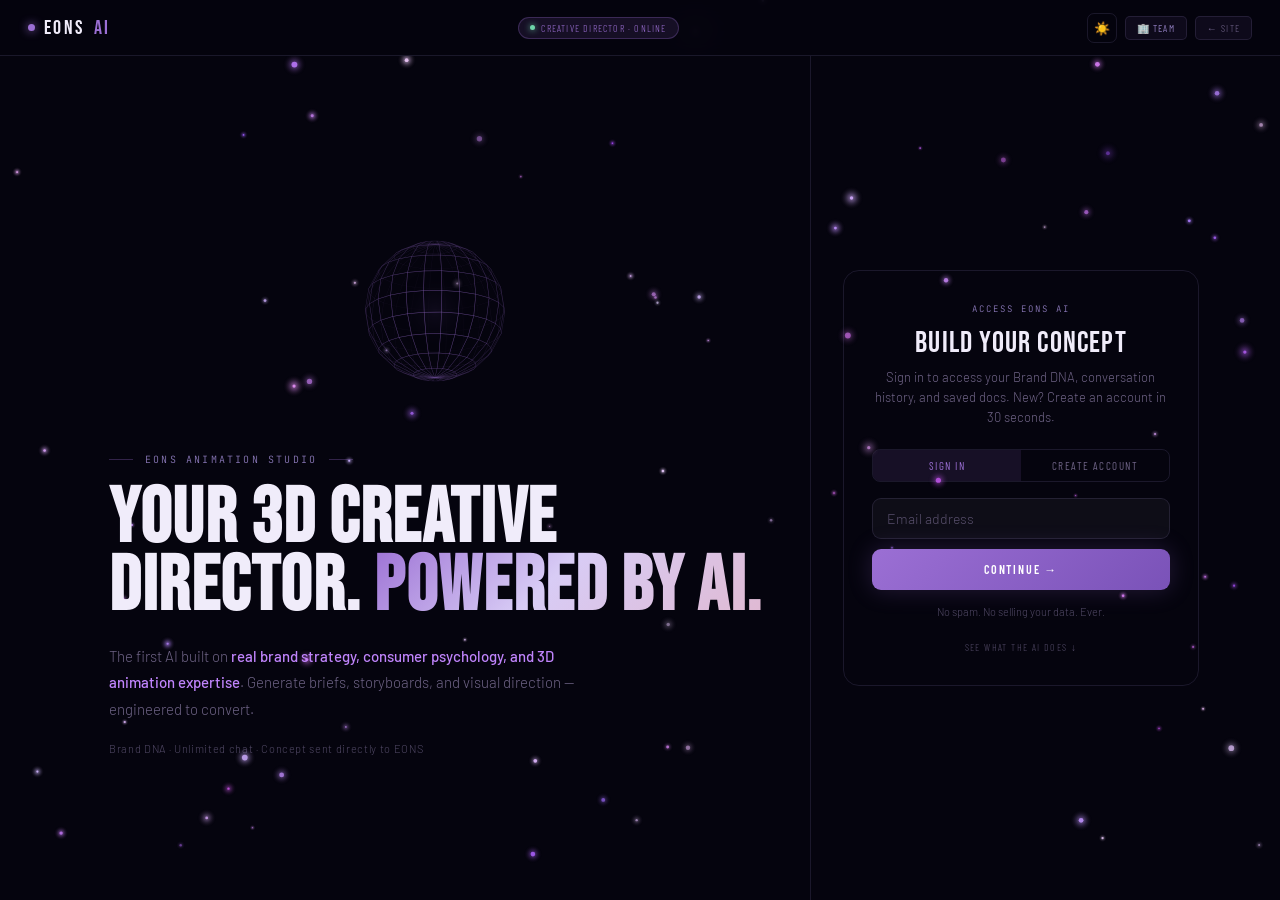
<file: studio-ai.html>
<!DOCTYPE html>
<html lang="en">
<head>
<meta charset="UTF-8">
<!-- Google Analytics -->
<script async src="https://www.googletagmanager.com/gtag/js?id=G-PF6M057XXE"></script>
<script>
  window.dataLayer = window.dataLayer || [];
  function gtag(){dataLayer.push(arguments);}
  gtag('js', new Date());
  gtag('config', 'G-PF6M057XXE');
</script>
<!-- PWA & Viewport -->
<meta name="viewport" content="width=device-width, initial-scale=1.0, viewport-fit=cover">
<meta name="apple-mobile-web-app-capable" content="yes">
<meta name="apple-mobile-web-app-status-bar-style" content="black-translucent">
<meta name="apple-mobile-web-app-title" content="EONS AI">
<meta name="theme-color" content="#05040e">
<meta name="description" content="AI-powered brand strategist and creative director. Generate professional briefs, storyboards, and visual direction — powered by EONS Animation Studio.">
<link rel="canonical" href="https://eons.studio/studio-ai.html">
<title>EONS AI — Creative Intelligence</title>
<link rel="preconnect" href="https://fonts.googleapis.com">
<link rel="preconnect" href="https://fonts.gstatic.com" crossorigin>
<link href="https://fonts.googleapis.com/css2?family=Bebas+Neue&family=Barlow:ital,wght@0,300;0,400;0,500;0,600;1,300;1,400&family=Barlow+Condensed:wght@300;400;500;600&family=JetBrains+Mono:wght@400&display=swap" rel="stylesheet" media="print" onload="this.media='all'">
<noscript><link href="https://fonts.googleapis.com/css2?family=Bebas+Neue&family=Barlow:ital,wght@0,300;0,400;0,500;0,600;1,300;1,400&family=Barlow+Condensed:wght@300;400;500;600&family=JetBrains+Mono:wght@400&display=swap" rel="stylesheet"></noscript>

<style>
/* ═══════════════════════════════════
   DESIGN TOKENS
═══════════════════════════════════ */
:root {
  --bg:       #05040e;
  --bg2:      #0c0820;
  --obs3:     #141228;
  --obs4:     #1c1a30;
  --v:        #9b6fd4;
  --v2:       #7a52b8;
  --mauve:    #c084fc;
  --mauve-dim:#9a5fd4;
  --md:       #8a78b8;
  --white:    #f0ecfa;
  --dim:      rgba(196,176,232,.55);
  --dim2:     rgba(196,176,232,.4);
  --surface:  rgba(155,111,212,.07);
  --glass:    rgba(12,8,28,.88);
  --border:   rgba(180,160,240,.13);
  --border2:  rgba(180,160,240,.24);
  --mg:       rgba(155,111,212,.12);
  --mgs:      rgba(155,111,212,.22);
  --glow:     rgba(155,111,212,.22);
  --green:    #6dd4a8;
  --red:      #e87070;
  --amber:    #fbbf24;
  --input-bg: rgba(255,255,255,.04);
  --sidebar-bg: rgba(5,4,14,.97);
  --nav-h:    56px;
  --mob-nav-h:58px;
  --safe-b:   env(safe-area-inset-bottom, 0px);
  --safe-t:   env(safe-area-inset-top, 0px);
}
[data-theme="light"] {
  --bg:#e8e4f0; --bg2:#ddd8ec; --obs3:#ccc8dc; --obs4:#bbb6cc;
  --surface:rgba(155,111,212,.08); --glass:rgba(232,228,240,.92);
  --border:rgba(130,90,190,.16); --border2:rgba(130,90,190,.3);
  --white:#1a0e35; --dim:rgba(40,20,80,.7); --dim2:rgba(40,20,80,.5);
  --input-bg:rgba(255,255,255,.6); --sidebar-bg:rgba(232,228,240,.97);
  --mg:rgba(155,111,212,.1); --mgs:rgba(155,111,212,.2);
}

/* ═══════════════════════════════════
   RESET
═══════════════════════════════════ */
*,*::before,*::after{box-sizing:border-box;margin:0;padding:0;}
html{height:100%;scroll-behavior:smooth;-webkit-tap-highlight-color:transparent;}
body{height:100%;background:var(--bg);color:var(--white);font-family:'Barlow',sans-serif;font-weight:300;overflow-x:hidden;-webkit-font-smoothing:antialiased;}
#appScreen{overflow:hidden;height:100dvh;}
/* prevent body scroll bleed when app is active */
body:has(#appScreen.active){overflow:hidden;}
a{text-decoration:none;color:inherit;}
button{font-family:'Barlow',sans-serif;cursor:pointer;}
input,textarea{font-family:'Barlow',sans-serif;}

/* canvas */
#bgCanvas{position:fixed;inset:0;z-index:0;pointer-events:none;}

/* ═══════════════════════════════════
   SCREEN ROUTER
═══════════════════════════════════ */
.screen{display:none;height:100dvh;flex-direction:column;position:relative;z-index:1;width:100%;}
.screen.active{display:flex;}

/* ═══════════════════════════════════
   AUTH SCREEN
═══════════════════════════════════ */
#authScreen{align-items:center;justify-content:center;padding:24px;background:transparent;}
.auth-wrap{
  width:100%;max-width:420px;
  background:var(--glass);border:1px solid var(--border2);border-radius:18px;
  padding:36px 32px;display:flex;flex-direction:column;gap:22px;
  backdrop-filter:blur(20px);box-shadow:0 0 80px rgba(155,111,212,.08);
  position:relative;z-index:2;
}
.auth-logo{font-family:'Bebas Neue',sans-serif;font-size:24px;letter-spacing:.14em;display:flex;align-items:center;gap:9px;}
.auth-logo em{color:var(--v);font-style:normal;}
.logo-dot{width:7px;height:7px;border-radius:50%;background:var(--v);box-shadow:0 0 10px var(--v);animation:pulse 2.5s ease-in-out infinite;}
@keyframes pulse{0%,100%{opacity:1;transform:scale(1)}50%{opacity:.5;transform:scale(.7)}}

.auth-hed{display:flex;flex-direction:column;gap:5px;}
.auth-hed h2{font-family:'Bebas Neue',sans-serif;font-size:30px;letter-spacing:.03em;line-height:1;}
.auth-hed p{font-size:13px;color:var(--dim);font-weight:300;line-height:1.55;}

.auth-tabs{display:flex;border:1px solid var(--border);border-radius:8px;overflow:hidden;}
.auth-tab{flex:1;padding:9px;font-family:'Barlow Condensed',sans-serif;font-size:11px;letter-spacing:.13em;text-transform:uppercase;background:transparent;border:none;color:var(--dim);transition:all .2s;}
.auth-tab.on{background:var(--mg);color:var(--v);}

.auth-fields{display:flex;flex-direction:column;gap:10px;}
.auth-input{width:100%;padding:11px 14px;background:var(--input-bg);border:1px solid var(--border);border-radius:9px;color:var(--white);font-size:14px;font-weight:300;outline:none;transition:border-color .2s;}
.auth-input:focus{border-color:var(--v);}
.auth-input::placeholder{color:var(--dim2);}
.auth-err{font-size:12px;color:var(--red);display:none;text-align:center;}
.auth-err.show{display:block;}
.auth-cta{width:100%;padding:13px;background:linear-gradient(135deg,var(--v),var(--v2));border:none;border-radius:9px;color:#fff;font-family:'Barlow Condensed',sans-serif;font-size:12px;font-weight:600;letter-spacing:.15em;text-transform:uppercase;transition:all .22s;box-shadow:0 0 24px var(--glow);}
.auth-cta:hover{opacity:.9;transform:translateY(-1px);}
.auth-note{font-size:11px;color:var(--dim2);text-align:center;line-height:1.5;}

/* Returning user card in auth */
.auth-returning{display:flex;flex-direction:column;align-items:center;gap:10px;padding:8px 0;}
.auth-ret-av{width:52px;height:52px;border-radius:50%;background:linear-gradient(135deg,var(--v),var(--v2));display:flex;align-items:center;justify-content:center;font-family:'Bebas Neue',sans-serif;font-size:22px;color:#fff;box-shadow:0 0 24px var(--glow);}
.auth-ret-name{font-size:17px;font-weight:600;}
.auth-ret-meta{font-size:11px;color:var(--md);}
.auth-ghost{width:100%;padding:9px;background:transparent;border:1px solid var(--border);border-radius:9px;font-size:12px;color:var(--dim);text-align:center;transition:all .2s;}
.auth-ghost:hover{border-color:var(--md);color:var(--white);}

/* ═══════════════════════════════════
   APP SCREEN
═══════════════════════════════════ */
#appScreen{flex-direction:column;overflow:hidden;height:100dvh;}

/* ── DESKTOP SIDEBAR ── */
.sidebar{
  width:64px;flex-shrink:0;
  background:var(--sidebar-bg);border-right:1px solid var(--border);
  display:flex;flex-direction:column;align-items:center;
  padding:14px 0;gap:4px;z-index:20;
  transition:width .3s cubic-bezier(.4,0,.2,1);overflow:hidden;
}
.sidebar:hover{width:188px;}
.sidebar-logo{
  font-family:'Bebas Neue',sans-serif;font-size:17px;letter-spacing:.12em;
  display:flex;align-items:center;gap:8px;
  padding:8px 14px;width:100%;margin-bottom:10px;white-space:nowrap;
}
.sidebar-logo em{color:var(--v);font-style:normal;}
.sidebar-logo-txt{opacity:0;transition:opacity .2s .1s;white-space:nowrap;}
.sidebar:hover .sidebar-logo-txt{opacity:1;}

.nav-item{
  display:flex;align-items:center;gap:10px;width:100%;
  padding:11px 20px;border:none;background:transparent;color:var(--dim);
  transition:all .2s;white-space:nowrap;overflow:hidden;position:relative;
}
.nav-item:hover{background:var(--mg);color:var(--white);}
.nav-item.active{color:var(--v);background:var(--mg);}
.nav-item.active::before{content:'';position:absolute;left:0;top:20%;bottom:20%;width:2px;background:var(--v);border-radius:0 2px 2px 0;}
.nav-icon{font-size:17px;flex-shrink:0;width:24px;text-align:center;}
.nav-lbl{font-family:'Barlow Condensed',sans-serif;font-size:11px;letter-spacing:.13em;text-transform:uppercase;opacity:0;transition:opacity .2s .1s;}
.sidebar:hover .nav-lbl{opacity:1;}
.sidebar-spacer{flex:1;}
.sidebar-foot{width:100%;padding:10px 14px;display:flex;align-items:center;gap:10px;cursor:pointer;transition:all .2s;border-top:1px solid var(--border);margin-top:6px;overflow:hidden;}
.sidebar-foot:hover{background:var(--mg);}
.sidebar-av{width:32px;height:32px;border-radius:50%;background:var(--mgs);border:1px solid var(--border2);display:flex;align-items:center;justify-content:center;font-family:'Bebas Neue',sans-serif;font-size:13px;color:var(--v);flex-shrink:0;}
.sidebar-uname{font-family:'Barlow Condensed',sans-serif;font-size:11px;letter-spacing:.1em;color:var(--dim);opacity:0;transition:opacity .2s .1s;white-space:nowrap;}
.sidebar:hover .sidebar-uname{opacity:1;}

/* ── MOBILE HEADER ── */
.mob-header{
  display:none;height:var(--nav-h);
  background:rgba(5,4,14,.94);backdrop-filter:blur(12px);
  border-bottom:1px solid var(--border);
  align-items:center;justify-content:space-between;
  padding:0 16px;flex-shrink:0;z-index:50;
}
.mob-logo{font-family:'Bebas Neue',sans-serif;font-size:18px;letter-spacing:.12em;display:flex;align-items:center;gap:7px;}
.mob-logo em{color:var(--v);font-style:normal;}
.mob-status{font-family:'Barlow Condensed',sans-serif;font-size:9px;letter-spacing:.15em;text-transform:uppercase;color:var(--green);display:flex;align-items:center;gap:5px;}
.status-dot{width:5px;height:5px;border-radius:50%;background:var(--green);box-shadow:0 0 6px var(--green);animation:pulse 2s ease-in-out infinite;}
.mob-acts{display:flex;align-items:center;gap:8px;}
.mob-btn{font-family:'Barlow Condensed',sans-serif;font-size:10px;letter-spacing:.12em;text-transform:uppercase;color:var(--dim);background:var(--surface);border:1px solid var(--border);padding:5px 10px;border-radius:5px;transition:all .2s;}
.mob-btn:hover{color:var(--v);border-color:rgba(155,111,212,.35);}

/* ── MOBILE BOTTOM NAV ── */
.mob-nav{
  display:none;position:fixed;bottom:0;left:0;right:0;
  height:calc(var(--mob-nav-h) + var(--safe-b));
  padding-bottom:var(--safe-b);
  background:rgba(5,4,14,.95);backdrop-filter:blur(20px);
  border-top:1px solid var(--border);z-index:100;
  justify-content:space-around;align-items:center;
}
.mob-nav-btn{display:flex;flex-direction:column;align-items:center;gap:3px;background:none;border:none;color:var(--dim);padding:8px 12px;border-radius:8px;transition:all .2s;flex:1;}
.mob-nav-btn.active{color:var(--v);}
.mob-nav-icon{font-size:19px;}
.mob-nav-lbl{font-family:'Barlow Condensed',sans-serif;font-size:9px;letter-spacing:.1em;text-transform:uppercase;}

/* ── MAIN CONTENT ── */
.main-content{flex:1;display:flex;overflow:hidden;min-width:0;min-height:0;}

/* ═══════════════════════════════════
   VIEWS
═══════════════════════════════════ */
.view{display:none;flex:1;flex-direction:column;overflow:hidden;min-width:0;}
.view.active{display:flex;}

/* ── CHAT VIEW ── */
.chat-view-header{
  height:var(--nav-h);border-bottom:1px solid var(--border);
  display:flex;align-items:center;justify-content:space-between;
  padding:0 22px;flex-shrink:0;
  background:rgba(5,4,14,.6);backdrop-filter:blur(10px);
}
.cvh-left{display:flex;align-items:center;gap:10px;}
.cvh-av{width:30px;height:30px;border-radius:9px;background:linear-gradient(135deg,var(--v),var(--v2));display:flex;align-items:center;justify-content:center;font-size:13px;box-shadow:0 0 12px var(--glow);}
.cvh-name{font-size:13px;font-weight:600;}
.cvh-status{font-size:11px;color:var(--green);display:flex;align-items:center;gap:5px;}
.cvh-divider{width:1px;height:16px;background:var(--border);}
.cvh-session{font-family:'Barlow Condensed',sans-serif;font-size:10px;letter-spacing:.1em;color:var(--dim);}
.cvh-right{display:flex;align-items:center;gap:8px;}
.cvh-btn{font-family:'Barlow Condensed',sans-serif;font-size:10px;letter-spacing:.12em;text-transform:uppercase;color:var(--dim);background:var(--surface);border:1px solid var(--border);padding:5px 11px;border-radius:5px;transition:all .2s;}
.cvh-btn:hover{color:var(--v);border-color:rgba(155,111,212,.35);}
.theme-btn{width:30px;height:30px;border:1px solid var(--border);border-radius:7px;background:transparent;display:flex;align-items:center;justify-content:center;font-size:14px;transition:all .3s;}
.theme-btn:hover{border-color:var(--v);background:var(--surface);}
.team-btn{padding:5px 11px;border:1px solid var(--border);border-radius:5px;background:transparent;font-family:'Barlow Condensed',sans-serif;font-size:10px;letter-spacing:.1em;color:var(--md);transition:all .3s;}
.team-btn:hover{border-color:var(--v);color:var(--v);}

/* Messages */
.chat-messages{flex:1;overflow-y:auto;padding:18px 22px 10px;display:flex;flex-direction:column;gap:14px;scrollbar-width:thin;scrollbar-color:var(--border) transparent;}
.chat-messages::-webkit-scrollbar{width:3px;}
.chat-messages::-webkit-scrollbar-thumb{background:rgba(155,111,212,.25);border-radius:2px;}
@keyframes fadeUp{from{opacity:0;transform:translateY(8px)}to{opacity:1;transform:translateY(0)}}
@keyframes msgIn{from{opacity:0;transform:translateY(8px)}to{opacity:1;transform:none}}

/* Greeting banner */
.greeting-banner{
  background:var(--glass);border:1px solid var(--border2);border-left:3px solid var(--v);
  border-radius:10px;padding:18px 20px;display:flex;flex-direction:column;gap:8px;
  animation:fadeUp .4s ease;backdrop-filter:blur(8px);
}
.greeting-time{font-family:'Barlow Condensed',sans-serif;font-size:9px;letter-spacing:.18em;text-transform:uppercase;color:var(--v);}
.greeting-name{font-family:'Bebas Neue',sans-serif;font-size:22px;letter-spacing:.05em;line-height:1;}
.greeting-name em{color:var(--v);font-style:normal;}
.greeting-body{font-size:13px;color:var(--dim);line-height:1.6;font-weight:300;}
.greeting-chips{display:flex;gap:6px;flex-wrap:wrap;margin-top:3px;}
.greeting-chip{font-family:'Barlow Condensed',sans-serif;font-size:9px;letter-spacing:.12em;text-transform:uppercase;color:var(--v);background:var(--mg);border:1px solid var(--border);padding:2px 7px;border-radius:3px;}
.greeting-acts{display:flex;gap:7px;margin-top:4px;flex-wrap:wrap;}
.greeting-act{font-family:'Barlow Condensed',sans-serif;font-size:10px;letter-spacing:.1em;text-transform:uppercase;color:var(--white);background:var(--mgs);border:1px solid var(--border2);padding:6px 12px;border-radius:6px;transition:all .2s;}
.greeting-act:hover{background:rgba(155,111,212,.35);}

/* Welcome state */
.welcome-state{display:flex;flex-direction:column;gap:18px;padding:6px 0 14px;animation:fadeUp .4s ease;}
.welcome-eyebrow{font-family:'JetBrains Mono',monospace;font-size:10px;letter-spacing:.18em;text-transform:uppercase;color:var(--md);}
.welcome-hed{font-family:'Bebas Neue',sans-serif;font-size:clamp(34px,4.5vw,52px);line-height:.95;letter-spacing:.04em;}
.welcome-hed em{font-style:italic;font-family:'Barlow',sans-serif;font-weight:300;color:var(--v);display:inline-block;transition:opacity .35s ease,transform .35s cubic-bezier(.4,0,.2,1);}
.welcome-hed em.cycling-out{opacity:0;transform:translateY(-12px);}
.welcome-hed em.cycling-in{opacity:0;transform:translateY(12px);}
.welcome-sub{font-size:13.5px;color:var(--dim);line-height:1.65;font-weight:300;max-width:380px;}
.starters{display:flex;flex-direction:column;gap:7px;max-width:480px;}
.starter-lbl{font-family:'Barlow Condensed',sans-serif;font-size:9px;letter-spacing:.18em;text-transform:uppercase;color:var(--dim2);margin-bottom:2px;}
.starter{background:var(--input-bg);border:1px solid var(--border);border-radius:9px;padding:11px 14px;text-align:left;display:flex;align-items:center;gap:10px;transition:all .22s;width:100%;}
.starter:hover{background:var(--mg);border-color:var(--border2);transform:translateX(3px);}
.starter-txt{font-size:13px;font-weight:400;color:var(--dim);}
.starter:hover .starter-txt{color:var(--white);}

/* Message bubbles */
.ch-msg{display:flex;gap:8px;align-items:flex-start;animation:msgIn .3s ease;}
.ch-av{width:26px;height:26px;border-radius:8px;flex-shrink:0;display:flex;align-items:center;justify-content:center;font-size:11px;font-weight:600;}
.ch-msg.assistant .ch-av{background:rgba(155,111,212,.15);color:var(--v);}
.ch-msg.user .ch-av{background:rgba(155,111,212,.25);color:var(--white);}
.ch-content{flex:1;min-width:0;}
.ch-sender{font-family:'Barlow Condensed',sans-serif;font-size:9px;letter-spacing:.12em;text-transform:uppercase;color:var(--md);margin-bottom:3px;}
.ch-text{font-size:13px;line-height:1.75;color:var(--white);}
.ch-text strong{color:var(--mauve);font-weight:600;}
.ch-text code{background:rgba(155,111,212,.12);padding:1px 5px;border-radius:4px;font-family:'JetBrains Mono',monospace;font-size:12px;}
.msg-copy-btn{display:inline-flex;align-items:center;gap:4px;margin-top:7px;padding:3px 10px;background:transparent;border:1px solid var(--border);border-radius:100px;font-size:10px;letter-spacing:.06em;color:var(--dim);transition:.25s;}
.msg-copy-btn:hover{border-color:var(--v);color:var(--v);}
.msg-copy-btn.copied{border-color:var(--green);color:var(--green);}

/* Thinking animation */
.eons-thinking{display:flex;align-items:center;gap:8px;padding:2px 0;}
.eons-think-orbs{display:flex;gap:4px;}
.eons-orb{width:6px;height:6px;border-radius:50%;background:var(--v);animation:orbBounce 1.4s ease-in-out infinite;box-shadow:0 0 6px var(--v);}
.eons-orb:nth-child(2){animation-delay:.15s;background:var(--mauve);}
.eons-orb:nth-child(3){animation-delay:.3s;background:rgba(155,111,212,.5);}
@keyframes orbBounce{0%,80%,100%{transform:translateY(0);opacity:.4;}40%{transform:translateY(-5px);opacity:1;}}
.eons-think-label{font-size:10px;color:var(--md);letter-spacing:.1em;font-family:'JetBrains Mono',monospace;animation:labelPulse 1.8s ease-in-out infinite;}
@keyframes labelPulse{0%,100%{opacity:.4;}50%{opacity:1;}}
.tw-cursor{display:inline-block;width:2px;height:1em;background:var(--v);margin-left:2px;vertical-align:text-bottom;animation:blink .7s step-end infinite;}
@keyframes blink{0%,100%{opacity:1;}50%{opacity:0;}}

/* Context action pills */
.ctx-bar{padding:8px 22px;display:flex;gap:6px;flex-wrap:wrap;border-top:1px solid var(--border);min-height:44px;align-items:center;}
.ctx-pill{font-family:'Barlow Condensed',sans-serif;font-size:10px;font-weight:500;letter-spacing:.1em;text-transform:uppercase;color:var(--md);background:transparent;border:1px solid var(--border);padding:4px 12px;border-radius:100px;transition:all .2s;white-space:nowrap;}
.ctx-pill:hover{color:var(--mauve);border-color:rgba(155,111,212,.4);background:var(--mg);}
.ctx-pill.prime{color:var(--v);border-color:rgba(155,111,212,.4);background:var(--mg);}
.ctx-pill.prime:hover{background:var(--mgs);color:var(--white);}

/* Output panel */
.output-panel{display:none;border-top:1px solid var(--border);max-height:32vh;overflow-y:auto;flex-direction:column;}
.output-panel.open{display:flex;}
.out-hdr{padding:10px 16px;border-bottom:1px solid var(--border);display:flex;align-items:center;gap:8px;flex-shrink:0;background:var(--surface);}
.out-hdr-title{font-size:12px;font-weight:600;flex:1;}
.out-hdr-badge{font-size:10px;padding:2px 8px;background:var(--mg);border-radius:100px;color:var(--v);}
.out-copy-btn{padding:4px 10px;border:1px solid var(--border);border-radius:6px;background:transparent;font-size:10px;color:var(--dim);transition:.3s;font-family:'Barlow',sans-serif;}
.out-copy-btn:hover{border-color:var(--v);color:var(--mauve);}
.out-body{padding:14px;font-size:12px;line-height:1.8;color:var(--dim);white-space:pre-wrap;}

/* Send to studio panel */
.concept-panel{display:none;border-top:1px solid var(--border);padding:14px;flex-direction:column;gap:8px;background:var(--surface);}
.concept-panel.open{display:flex;}
.cp-title{font-size:11px;font-weight:600;letter-spacing:.1em;text-transform:uppercase;color:var(--mauve);}
.cp-row{display:grid;grid-template-columns:1fr 1fr;gap:7px;}
.cp-input{background:var(--input-bg);border:1px solid var(--border);border-radius:8px;padding:8px 11px;color:var(--white);font-size:12px;outline:none;transition:.3s;width:100%;}
.cp-input:focus{border-color:var(--v);}
.cp-input::placeholder{color:var(--dim2);}
textarea.cp-input{resize:none;min-height:52px;grid-column:1/-1;}
.cp-actions{display:flex;gap:7px;}
.cp-send{flex:1;padding:9px;background:linear-gradient(135deg,var(--v),var(--v2));border:none;border-radius:8px;font-size:11px;font-weight:600;color:#fff;box-shadow:0 0 14px var(--glow);transition:.3s;}
.cp-cancel{padding:9px 12px;background:transparent;border:1px solid var(--border);border-radius:8px;font-size:11px;color:var(--dim);transition:.3s;}

/* Calendly */
.calendly-banner{background:linear-gradient(135deg,rgba(155,111,212,.1),rgba(122,82,184,.07));border:1px solid rgba(155,111,212,.25);border-radius:12px;padding:16px 18px;display:flex;flex-direction:column;gap:10px;}
.calendly-banner-top{display:flex;align-items:flex-start;gap:10px;}
.calendly-banner-icon{font-size:20px;flex-shrink:0;margin-top:2px;}
.calendly-banner-title{font-size:14px;font-weight:600;color:var(--mauve);margin-bottom:3px;}
.calendly-banner-sub{font-size:12px;color:var(--dim);line-height:1.5;}
.calendly-btns{display:flex;gap:7px;flex-wrap:wrap;}
.cal-book-btn{padding:8px 18px;background:linear-gradient(135deg,var(--v),var(--v2));border:none;border-radius:8px;font-size:12px;font-weight:600;color:#fff;box-shadow:0 0 14px var(--glow);transition:.25s;}
.cal-book-btn:hover{opacity:.9;transform:translateY(-1px);}
.cal-later-btn{padding:8px 14px;background:transparent;border:1px solid var(--border);border-radius:8px;font-size:12px;color:var(--dim);transition:.25s;}
.cal-later-btn:hover{border-color:var(--md);color:var(--mauve);}
.cal-embed-wrap{width:100%;border-radius:10px;overflow:hidden;border:1px solid var(--border);margin-top:4px;display:none;}
.cal-embed-wrap.open{display:block;}
.cal-embed-wrap iframe{width:100%;height:560px;border:none;display:block;}

/* Input area */
.chat-input-wrap{padding:10px 22px 16px;flex-shrink:0;}
.file-preview{display:none;align-items:center;gap:8px;padding:5px 10px;margin-bottom:6px;background:var(--mg);border:1px solid var(--border);border-radius:6px;font-size:12px;color:var(--dim);}
.file-preview.show{display:flex;}
.file-preview-rm{margin-left:auto;font-size:14px;color:var(--dim2);background:none;border:none;transition:color .2s;}
.file-preview-rm:hover{color:var(--red);}
.input-row{display:flex;align-items:flex-end;gap:8px;background:var(--input-bg);border:1px solid var(--border2);border-radius:12px;padding:10px 12px;transition:border-color .2s,box-shadow .2s;}
.input-row:focus-within{border-color:var(--v);box-shadow:0 0 0 3px rgba(155,111,212,.08);}
.attach-btn{width:28px;height:28px;border-radius:6px;background:var(--surface);border:1px solid var(--border);color:var(--dim2);display:flex;align-items:center;justify-content:center;font-size:14px;transition:all .2s;flex-shrink:0;}
.attach-btn:hover{color:var(--v);border-color:rgba(155,111,212,.35);background:var(--mg);}
#chatInput{flex:1;background:transparent;border:none;outline:none;color:var(--white);font-size:13.5px;font-weight:300;line-height:1.5;resize:none;max-height:100px;min-height:20px;scrollbar-width:none;}
#chatInput::placeholder{color:var(--dim2);}
.send-btn{width:32px;height:32px;background:linear-gradient(135deg,var(--v),var(--v2));border:none;border-radius:8px;color:#fff;font-size:15px;display:flex;align-items:center;justify-content:center;box-shadow:0 0 14px var(--glow);transition:all .2s;flex-shrink:0;}
.send-btn:hover{transform:scale(1.05);box-shadow:0 0 24px rgba(155,111,212,.5);}
#fileInput{display:none;}
.input-hint{font-family:'Barlow Condensed',sans-serif;font-size:9px;letter-spacing:.1em;color:var(--dim2);text-align:center;margin-top:6px;}

/* ── PASSPORT PANEL (desktop right) ── */
.passport-panel{width:360px;flex-shrink:0;display:flex;flex-direction:column;background:var(--bg2);border-left:1px solid var(--border);}
.pp-header{padding:15px 20px 12px;border-bottom:1px solid var(--border);display:flex;align-items:center;justify-content:space-between;flex-shrink:0;}
.pp-left{display:flex;flex-direction:column;gap:2px;}
.pp-eyebrow{font-family:'Barlow Condensed',sans-serif;font-size:9px;letter-spacing:.2em;text-transform:uppercase;color:var(--v);}
.pp-brand{font-family:'Bebas Neue',sans-serif;font-size:17px;letter-spacing:.06em;}
.pp-export{font-family:'Barlow Condensed',sans-serif;font-size:9px;letter-spacing:.13em;text-transform:uppercase;color:var(--dim);background:var(--surface);border:1px solid var(--border);padding:5px 10px;border-radius:5px;transition:all .2s;opacity:0;pointer-events:none;}
.pp-export.show{opacity:1;pointer-events:all;}
.pp-export:hover{color:var(--v);border-color:rgba(155,111,212,.35);}
.dna-progress{display:flex;align-items:center;gap:8px;padding:8px 20px;border-bottom:1px solid var(--border);flex-shrink:0;}
.prog-track{flex:1;height:2px;background:rgba(255,255,255,.05);border-radius:2px;overflow:hidden;}
.prog-fill{height:100%;background:linear-gradient(90deg,var(--v2),var(--v));border-radius:2px;width:0%;transition:width .6s cubic-bezier(.4,0,.2,1);}
.prog-label{font-family:'Barlow Condensed',sans-serif;font-size:9px;letter-spacing:.12em;color:var(--dim2);white-space:nowrap;}
.prog-label span{color:var(--v);}
.passport-body{flex:1;overflow-y:auto;padding:14px 20px;display:flex;flex-direction:column;gap:10px;scrollbar-width:thin;scrollbar-color:var(--border) transparent;}
.passport-empty{flex:1;display:flex;flex-direction:column;justify-content:center;align-items:center;gap:12px;opacity:.3;text-align:center;padding:40px;}
.passport-empty-icon{font-size:30px;}
.passport-empty-txt{font-family:'Barlow Condensed',sans-serif;font-size:12px;letter-spacing:.07em;color:var(--dim);line-height:1.7;}
.dna-sec{background:var(--surface);border:1px solid var(--border);border-radius:8px;overflow:hidden;animation:fadeUp .4s ease;transition:border-color .3s,box-shadow .3s;}
.dna-sec.ready{border-color:var(--border2);}
.dna-sec.writing{border-color:var(--v);box-shadow:0 0 14px rgba(155,111,212,.1);}
.dna-sec-head{padding:8px 12px;display:flex;align-items:center;justify-content:space-between;border-bottom:1px solid var(--border);background:rgba(155,111,212,.03);}
.dna-sec-lbl{font-family:'Barlow Condensed',sans-serif;font-size:9px;letter-spacing:.18em;text-transform:uppercase;color:var(--v);}
.dna-sec-st{font-family:'Barlow Condensed',sans-serif;font-size:8px;letter-spacing:.1em;color:var(--dim2);}
.dna-sec-st.ok{color:var(--green);}
.dna-sec-st.writing{color:var(--v);animation:labelPulse 1s ease-in-out infinite;}
.dna-sec-body{padding:10px 12px;}
.dna-bars{display:flex;flex-direction:column;gap:6px;}
.dna-bar{height:2px;border-radius:2px;background:rgba(255,255,255,.05);}
.dna-content{font-size:12px;font-weight:300;color:var(--white);line-height:1.6;display:none;}
.dna-content.show{display:block;}
.dna-tag{display:inline-block;font-family:'Barlow Condensed',sans-serif;font-size:9px;letter-spacing:.1em;text-transform:uppercase;color:var(--v);background:var(--mg);border:1px solid var(--border);padding:2px 6px;border-radius:3px;margin:2px 2px 2px 0;}
.arch-badge{display:flex;align-items:center;gap:10px;padding:8px 10px;background:var(--mg);border:1px solid var(--border);border-radius:6px;}
.arch-icon{font-size:19px;}
.arch-name{font-family:'Bebas Neue',sans-serif;font-size:14px;letter-spacing:.05em;color:var(--v);}
.arch-desc{font-size:11px;color:var(--dim);margin-top:1px;}
.passport-footer{padding:12px 20px 14px;border-top:1px solid var(--border);display:flex;flex-direction:column;gap:7px;flex-shrink:0;}
.pf-primary{width:100%;padding:10px;background:var(--mgs);border:1px solid var(--border2);border-radius:7px;color:#fff;font-family:'Barlow Condensed',sans-serif;font-size:11px;font-weight:600;letter-spacing:.14em;text-transform:uppercase;transition:all .22s;opacity:0;pointer-events:none;box-shadow:0 0 16px var(--glow);}
.pf-primary.show{opacity:1;pointer-events:all;}
.pf-primary:hover{background:rgba(155,111,212,.35);}
.pf-secondary{width:100%;padding:8px;background:transparent;border:1px solid var(--border);border-radius:7px;color:var(--dim);font-family:'Barlow Condensed',sans-serif;font-size:10px;letter-spacing:.14em;text-transform:uppercase;transition:all .2s;opacity:0;pointer-events:none;}
.pf-secondary.show{opacity:1;pointer-events:all;}
.pf-secondary:hover{color:var(--white);border-color:var(--border2);}

/* ── DOCS VIEW ── */
.view-header{padding:16px 22px 13px;border-bottom:1px solid var(--border);flex-shrink:0;}
.view-eyebrow{font-family:'Barlow Condensed',sans-serif;font-size:9px;letter-spacing:.2em;text-transform:uppercase;color:var(--v);margin-bottom:3px;}
.view-title{font-family:'Bebas Neue',sans-serif;font-size:20px;letter-spacing:.06em;}
.view-body{flex:1;overflow-y:auto;padding:16px 22px;display:flex;flex-direction:column;gap:12px;scrollbar-width:thin;scrollbar-color:var(--border) transparent;}
.section-lbl{font-family:'Barlow Condensed',sans-serif;font-size:9px;letter-spacing:.18em;text-transform:uppercase;color:var(--dim2);padding-bottom:6px;border-bottom:1px solid var(--border);}
.upload-card{background:var(--surface);border:1px dashed var(--border2);border-radius:10px;padding:20px;display:flex;flex-direction:column;align-items:center;gap:9px;cursor:pointer;transition:all .2s;}
.upload-card:hover{background:var(--mg);border-color:var(--v);}
.upload-card-icon{font-size:26px;opacity:.6;}
.upload-card-txt{font-family:'Barlow Condensed',sans-serif;font-size:11px;letter-spacing:.12em;text-transform:uppercase;color:var(--dim);text-align:center;}
.upload-card-sub{font-size:11px;color:var(--dim2);text-align:center;}
.guidelines-file{background:var(--surface);border:1px solid var(--green);border-radius:10px;padding:12px 14px;display:none;align-items:center;gap:10px;}
.guidelines-file.show{display:flex;}
.gl-name{font-size:13px;font-weight:400;}
.gl-meta{font-size:11px;color:var(--dim);margin-top:1px;}
.gl-status{font-family:'Barlow Condensed',sans-serif;font-size:9px;letter-spacing:.1em;text-transform:uppercase;color:var(--green);margin-top:3px;}
.gl-remove{margin-left:auto;background:none;border:none;color:var(--dim2);font-size:16px;transition:color .2s;}
.gl-remove:hover{color:var(--red);}
.notes-area{width:100%;background:var(--input-bg);border:1px solid var(--border);border-radius:10px;padding:12px 14px;color:var(--white);font-size:13px;font-weight:300;line-height:1.65;resize:none;outline:none;min-height:140px;transition:border-color .2s;}
.notes-area:focus{border-color:var(--v);}
.notes-area::placeholder{color:var(--dim2);}
.notes-save{font-family:'Barlow Condensed',sans-serif;font-size:10px;letter-spacing:.13em;text-transform:uppercase;color:var(--v);background:var(--mg);border:1px solid var(--border);padding:7px 14px;border-radius:6px;align-self:flex-end;transition:all .2s;}
.notes-save:hover{background:var(--mgs);color:var(--white);}
.card{background:var(--surface);border:1px solid var(--border);border-radius:10px;padding:12px 14px;display:flex;flex-direction:column;gap:5px;cursor:pointer;transition:all .2s;animation:fadeUp .3s ease;}
.card:hover{border-color:var(--border2);background:var(--mg);}
.card-top{display:flex;align-items:flex-start;gap:8px;}
.card-icon{font-size:18px;flex-shrink:0;}
.card-title{font-size:13px;font-weight:500;}
.card-meta{font-family:'Barlow Condensed',sans-serif;font-size:9px;letter-spacing:.1em;color:var(--dim2);margin-top:1px;}
.card-preview{font-size:12px;color:var(--dim);line-height:1.5;}
.card-chips{display:flex;gap:5px;flex-wrap:wrap;}
.card-chip{font-family:'Barlow Condensed',sans-serif;font-size:9px;letter-spacing:.1em;color:var(--v);background:var(--mg);border:1px solid var(--border);padding:2px 6px;border-radius:3px;}
.empty-state{flex:1;display:flex;flex-direction:column;align-items:center;justify-content:center;gap:10px;opacity:.3;text-align:center;padding:40px;}
.empty-icon{font-size:28px;}
.empty-txt{font-family:'Barlow Condensed',sans-serif;font-size:12px;letter-spacing:.07em;color:var(--dim);line-height:1.7;}

/* ── ACCOUNT VIEW ── */
.acct-view{background:var(--bg2);overflow-y:auto;scrollbar-width:thin;scrollbar-color:var(--border) transparent;}
.acct-hero{padding:24px 22px 18px;border-bottom:1px solid var(--border);display:flex;align-items:center;gap:14px;}
.acct-avatar{width:48px;height:48px;border-radius:50%;background:linear-gradient(135deg,var(--v),var(--v2));display:flex;align-items:center;justify-content:center;font-family:'Bebas Neue',sans-serif;font-size:20px;color:#fff;flex-shrink:0;box-shadow:0 0 20px var(--glow);}
.acct-name{font-family:'Bebas Neue',sans-serif;font-size:22px;letter-spacing:.04em;}
.acct-email{font-size:12px;color:var(--dim);font-weight:300;}
.acct-tier{display:inline-flex;align-items:center;gap:4px;font-family:'Barlow Condensed',sans-serif;font-size:9px;letter-spacing:.14em;text-transform:uppercase;color:var(--v);background:var(--mg);border:1px solid var(--border);padding:3px 7px;border-radius:3px;margin-top:4px;}
.acct-section{padding:18px 22px;border-bottom:1px solid var(--border);display:flex;flex-direction:column;gap:12px;}
.acct-sec-title{font-family:'Barlow Condensed',sans-serif;font-size:9px;letter-spacing:.18em;text-transform:uppercase;color:var(--dim2);}
.acct-field{display:flex;flex-direction:column;gap:5px;}
.acct-field label{font-family:'Barlow Condensed',sans-serif;font-size:9px;letter-spacing:.14em;text-transform:uppercase;color:var(--v);}
.acct-input{width:100%;padding:9px 12px;background:var(--input-bg);border:1px solid var(--border);border-radius:7px;color:var(--white);font-size:13px;font-weight:300;outline:none;transition:border-color .2s;}
.acct-input:focus{border-color:var(--v);}
.acct-save{font-family:'Barlow Condensed',sans-serif;font-size:10px;letter-spacing:.14em;text-transform:uppercase;color:#fff;background:linear-gradient(135deg,var(--v),var(--v2));border:none;padding:9px 16px;border-radius:6px;align-self:flex-end;transition:all .2s;box-shadow:0 0 14px var(--glow);}
.acct-save:hover{opacity:.9;}
.acct-signout{margin:16px 22px;width:calc(100% - 44px);padding:9px;background:transparent;border:1px solid var(--border);border-radius:7px;color:var(--dim2);font-family:'Barlow Condensed',sans-serif;font-size:10px;letter-spacing:.14em;text-transform:uppercase;transition:all .2s;}
.acct-signout:hover{color:var(--red);border-color:rgba(232,112,112,.3);background:rgba(232,112,112,.05);}

/* ── TEAM PORTAL OVERLAY ── */
.overlay{display:none;position:fixed;inset:0;z-index:2000;overflow-y:auto;}
.overlay.active{display:flex;align-items:center;justify-content:center;padding:60px 16px 40px;}
.overlay-bg{position:fixed;inset:0;background:rgba(5,4,14,.88);backdrop-filter:blur(10px);}
.team-wrap{position:relative;z-index:1;width:100%;max-width:720px;}
.team-card{background:var(--glass);border:1px solid var(--border2);border-radius:20px;overflow:hidden;backdrop-filter:blur(16px);}
.team-login{padding:40px 28px;text-align:center;display:flex;flex-direction:column;align-items:center;gap:14px;}
.team-login-icon{font-size:34px;}
.team-login-title{font-family:'Bebas Neue',sans-serif;font-size:26px;letter-spacing:.06em;}
.team-login-sub{font-size:13px;color:var(--dim);}
.team-pw{background:var(--input-bg);border:1px solid var(--border);border-radius:10px;padding:12px 16px;color:var(--white);font-size:15px;outline:none;text-align:center;letter-spacing:.2em;width:100%;max-width:260px;transition:.3s;}
.team-pw:focus{border-color:var(--v);}
.team-pw-err{font-size:12px;color:var(--red);display:none;}
.team-pw-err.show{display:block;}
.team-enter-btn{padding:12px 32px;background:linear-gradient(135deg,var(--v),var(--v2));border:none;border-radius:10px;font-size:13px;font-weight:600;color:#fff;box-shadow:0 0 24px var(--glow);transition:.3s;}
.team-enter-btn:hover{opacity:.9;transform:translateY(-1px);}
.team-dash{display:none;padding:22px;}
.team-dash-hdr{display:flex;align-items:center;justify-content:space-between;margin-bottom:18px;padding-bottom:12px;border-bottom:1px solid var(--border);}
.team-dash-title{font-family:'Bebas Neue',sans-serif;font-size:22px;letter-spacing:.06em;}
.team-close-btn{width:28px;height:28px;border:1px solid var(--border);border-radius:7px;background:transparent;color:var(--dim);font-size:14px;display:flex;align-items:center;justify-content:center;transition:.2s;}
.team-close-btn:hover{color:var(--white);border-color:var(--border2);}
.ttabs{display:flex;gap:6px;margin-bottom:14px;flex-wrap:wrap;}
.ttab{padding:5px 13px;border:1px solid var(--border);border-radius:7px;background:transparent;font-size:11px;font-weight:500;letter-spacing:.06em;color:var(--dim);transition:.3s;}
.ttab.on{border-color:var(--v);color:var(--v);background:var(--mg);}
.ttab-content{display:none;}
.ttab-content.on{display:block;}
.team-ai-wrap{display:flex;flex-direction:column;height:400px;background:var(--bg);border:1px solid var(--border);border-radius:12px;overflow:hidden;}
.team-ai-hdr{padding:10px 12px;border-bottom:1px solid var(--border);display:flex;align-items:center;justify-content:space-between;flex-shrink:0;background:var(--surface);}
.team-ai-mode-btns{display:flex;gap:5px;flex-wrap:wrap;}
.team-mode-btn{padding:4px 10px;border:1px solid var(--border);border-radius:100px;background:transparent;font-size:10px;font-weight:500;letter-spacing:.06em;color:var(--dim);transition:.3s;}
.team-mode-btn:hover,.team-mode-btn.on{border-color:var(--v);color:var(--v);background:var(--mg);}
.team-ai-msgs{flex:1;overflow-y:auto;padding:12px;display:flex;flex-direction:column;gap:10px;scrollbar-width:thin;scrollbar-color:rgba(155,111,212,.2) transparent;}
.team-msg{display:flex;gap:8px;align-items:flex-start;animation:msgIn .3s ease;}
.team-msg-av{width:22px;height:22px;border-radius:6px;flex-shrink:0;display:flex;align-items:center;justify-content:center;font-size:9px;font-weight:600;}
.team-msg.assistant .team-msg-av{background:var(--mg);color:var(--v);}
.team-msg.user .team-msg-av{background:var(--mgs);color:#fff;}
.team-msg-content{flex:1;min-width:0;}
.team-msg-role{font-family:'Barlow Condensed',sans-serif;font-size:8px;letter-spacing:.12em;text-transform:uppercase;color:var(--md);margin-bottom:2px;}
.team-msg-text{font-size:12px;line-height:1.7;color:var(--white);}
.team-msg-text strong{color:var(--mauve);font-weight:600;}
.team-ai-input-row{padding:8px 10px;border-top:1px solid var(--border);display:flex;gap:6px;align-items:flex-end;flex-shrink:0;}
.team-ai-input{flex:1;background:var(--input-bg);border:1px solid var(--border);border-radius:8px;padding:7px 11px;color:var(--white);font-size:12px;outline:none;transition:.3s;resize:none;min-height:34px;max-height:90px;}
.team-ai-input:focus{border-color:var(--md);}
.team-ai-input::placeholder{color:var(--dim2);}
.team-ai-send{width:30px;height:30px;background:linear-gradient(135deg,var(--v),var(--v2));border:none;border-radius:7px;color:#fff;display:flex;align-items:center;justify-content:center;box-shadow:0 0 12px var(--glow);transition:.3s;flex-shrink:0;}
.team-ai-send svg{width:12px;height:12px;stroke:#fff;fill:none;stroke-width:2;}
.team-ai-send:hover{transform:scale(1.05);}
.team-ai-actions{padding:6px 10px;border-top:1px solid var(--border);display:flex;gap:5px;flex-wrap:wrap;flex-shrink:0;}
.team-ai-action-btn{padding:4px 10px;border:1px solid var(--border);border-radius:100px;background:transparent;font-size:10px;letter-spacing:.05em;color:var(--md);transition:.3s;}
.team-ai-action-btn:hover{border-color:var(--v);color:var(--v);background:var(--mg);}

/* Saved items */
.saved-item{background:var(--surface);border:1px solid var(--border);border-radius:10px;overflow:hidden;margin-bottom:8px;}
.saved-item-hdr{padding:10px 14px;cursor:pointer;display:flex;align-items:center;justify-content:space-between;transition:.3s;}
.saved-item-hdr:hover{background:var(--mg);}
.saved-item-title{font-size:13px;font-weight:500;}
.saved-item-meta{font-size:10px;color:var(--dim2);}
.saved-item-body{display:none;padding:12px 14px;font-size:12px;color:var(--dim);line-height:1.7;border-top:1px solid var(--border);white-space:pre-wrap;max-height:180px;overflow-y:auto;}
.saved-item.open .saved-item-body{display:block;}
.saved-item-chevron{font-size:10px;color:var(--md);transition:transform .3s;}
.saved-item.open .saved-item-chevron{transform:rotate(180deg);}

/* Toast */
.toast{position:fixed;bottom:20px;right:20px;z-index:9999;padding:12px 18px;background:rgba(10,30,20,.95);border:1px solid rgba(109,212,168,.25);border-radius:12px;display:flex;align-items:center;gap:9px;transform:translateY(120%);opacity:0;transition:transform .4s cubic-bezier(.2,1,.4,1),opacity .4s;max-width:calc(100vw - 40px);pointer-events:none;}
.toast.show{transform:translateY(0);opacity:1;}
.toast-text strong{color:var(--green);display:block;font-size:13px;}
.toast-text span{font-size:12px;color:rgba(196,176,232,.7);}

/* PWA Install Banner */
.install-banner{position:fixed;bottom:80px;left:50%;transform:translateX(-50%);background:var(--obs4);border:1px solid var(--border2);border-radius:12px;padding:12px 16px;display:none;align-items:center;gap:12px;box-shadow:0 8px 32px rgba(0,0,0,.4);z-index:200;max-width:340px;width:90%;animation:fadeUp .3s ease;}
.install-banner.show{display:flex;}
.install-icon{font-size:22px;flex-shrink:0;}
.install-title{font-size:13px;font-weight:500;}
.install-sub{font-size:11px;color:var(--dim);margin-top:1px;}
.install-add{font-family:'Barlow Condensed',sans-serif;font-size:10px;letter-spacing:.1em;text-transform:uppercase;color:var(--v);background:var(--mg);border:1px solid var(--border);padding:6px 11px;border-radius:5px;white-space:nowrap;transition:all .2s;}
.install-add:hover{background:var(--mgs);color:var(--white);}
.install-close{background:none;border:none;color:var(--dim2);font-size:16px;}
.install-close:hover{color:var(--white);}

/* Mode badge */
.mode-badge{position:fixed;top:calc(var(--nav-h) + 8px);left:50%;transform:translateX(-50%);padding:4px 14px;background:var(--mg);border:1px solid rgba(155,111,212,.3);border-radius:100px;font-size:11px;letter-spacing:.1em;color:var(--v);z-index:100;display:none;pointer-events:none;}
.mode-badge.show{display:block;}

/* Responsive */
@media(max-width:768px){
  /* Layout */
  #appScreen{flex-direction:column;}
  .sidebar{display:none;}
  .mob-header{display:flex;flex-shrink:0;}
  .mob-nav{display:flex;}
  .passport-panel{display:none !important;}
  .chat-view-header{display:none;}
  .main-content{flex:1;overflow:hidden;min-height:0;}

  /* All views: account for top header + bottom nav */
  .view{
    padding-bottom:calc(var(--mob-nav-h) + var(--safe-b));
    overflow:hidden;
  }
  .view.active{display:flex;flex-direction:column;}
  .acct-view{
    overflow-y:auto;
    padding-bottom:calc(var(--mob-nav-h) + var(--safe-b) + 16px);
  }

  /* Chat view specific */
  .chat-messages{
    flex:1;
    padding:12px 14px 8px;
    overflow-y:auto;
    -webkit-overflow-scrolling:touch;
  }
  .ctx-bar{
    padding:6px 12px;
    flex-wrap:wrap;
    flex-shrink:0;
    overflow-x:auto;
    -webkit-overflow-scrolling:touch;
  }
  .ctx-pill{font-size:9px;padding:4px 10px;}
  .chat-input-wrap{
    padding:8px 12px;
    padding-bottom:calc(8px + var(--safe-b));
    flex-shrink:0;
  }
  .output-panel{max-height:28vh;}
  .concept-panel{padding:10px 12px;}

  /* Input row */
  .input-row{padding:9px 10px;}
  #chatInput{font-size:16px;} /* prevents iOS zoom on focus */

  /* Typing indicator */
  #typingWrap{padding:0 14px 6px;}

  /* Views */
  .view-body{
    padding:12px 14px;
    flex:1;
    overflow-y:auto;
    -webkit-overflow-scrolling:touch;
  }
  .view-header{padding:13px 14px 10px;flex-shrink:0;}
  .acct-hero{padding:16px 14px;flex-shrink:0;}
  .acct-section{padding:13px 14px;}

  /* Welcome state */
  .welcome-state{padding:4px 0 10px;}
  .welcome-hed{font-size:clamp(30px,8vw,44px);}
  .starters{max-width:100%;}
  .starter{padding:10px 12px;}
  .starter-txt{font-size:12px;}

  /* Greeting */
  .greeting-banner{padding:14px 16px;}
  .greeting-name{font-size:19px;}
  .greeting-acts{flex-wrap:wrap;}
  .greeting-act{font-size:9px;padding:5px 10px;}

  /* Install banner */
  .install-banner{
    bottom:calc(var(--mob-nav-h) + var(--safe-b) + 8px);
    width:calc(100% - 32px);
  }

  /* Mode badge */
  .mode-badge{top:calc(var(--nav-h) + 4px);}

  /* Passport mobile view */
  #view-passport{overflow:hidden;}
  #view-passport .passport-body{
    flex:1;overflow-y:auto;
    -webkit-overflow-scrolling:touch;
  }
  #view-passport .passport-footer{flex-shrink:0;}

  /* Docs view */
  .upload-card{padding:16px;}
  .notes-area{min-height:100px;}
}
@media(min-width:769px){
  .mob-header{display:none !important;}
  .mob-nav{display:none !important;}
  .passport-panel{display:flex;}
  #appScreen{flex-direction:row;}
}

/* ═══════════════════════════════════
   LANDING PAGE STYLES
═══════════════════════════════════ */

/* Landing nav */
.land-nav{
  position:fixed;top:0;left:0;right:0;z-index:200;
  height:56px;padding:0 28px;
  display:flex;align-items:center;justify-content:space-between;
  background:rgba(5,4,14,.88);backdrop-filter:blur(16px);
  border-bottom:1px solid var(--border);
}
.land-nav-logo{font-family:'Bebas Neue',sans-serif;font-size:20px;letter-spacing:.12em;display:flex;align-items:center;gap:9px;}
.land-nav-logo em{color:var(--v);font-style:normal;}
.land-nav-badge{display:flex;align-items:center;gap:6px;padding:4px 11px;background:rgba(155,111,212,.12);border:1px solid rgba(155,111,212,.28);border-radius:100px;font-family:'Barlow Condensed',sans-serif;font-size:10px;letter-spacing:.12em;text-transform:uppercase;color:var(--v);}
.land-nav-dot{width:5px;height:5px;border-radius:50%;background:var(--green);box-shadow:0 0 6px var(--green);animation:pulse 2s ease-in-out infinite;}
.land-nav-right{display:flex;align-items:center;gap:8px;}
.land-nav-btn{font-family:'Barlow Condensed',sans-serif;font-size:10px;letter-spacing:.12em;text-transform:uppercase;color:var(--dim);background:var(--surface);border:1px solid var(--border);padding:5px 11px;border-radius:5px;transition:all .2s;}
.land-nav-btn:hover{color:var(--v);border-color:rgba(155,111,212,.35);background:var(--mg);}
.land-nav-btn.team{color:var(--md);}
.land-theme-btn{width:30px;height:30px;border:1px solid var(--border);border-radius:7px;background:transparent;display:flex;align-items:center;justify-content:center;font-size:13px;transition:all .3s;}
.land-theme-btn:hover{border-color:var(--v);background:var(--surface);}

/* Landing page scroll wrapper */
#authScreen{overflow-y:auto;overflow-x:hidden;display:none;flex-direction:column;}
#authScreen.active{display:flex;}
.land-page{min-height:100dvh;display:flex;flex-direction:column;}

/* Hero + Gate split layout */
.land-hero-gate{
  min-height:100dvh;display:grid;
  grid-template-columns:1fr 420px;
  gap:0;position:relative;z-index:2;
  padding-top:56px;/* nav height */
  box-sizing:border-box;
}
.land-hero-gate-left{
  display:flex;flex-direction:column;justify-content:center;
  padding:60px 48px 60px 60px;
  border-right:1px solid var(--border);
}
.land-hero-gate-right{
  display:flex;align-items:center;justify-content:center;
  padding:40px 32px;
}
.land-kicker{
  font-family:'JetBrains Mono',monospace;font-size:10px;letter-spacing:.22em;
  text-transform:uppercase;color:var(--md);margin-bottom:20px;
  display:flex;align-items:center;gap:12px;
}
.land-kicker::before,.land-kicker::after{content:'';width:24px;height:1px;background:rgba(155,111,212,.3);}
.land-title{
  font-family:'Bebas Neue',sans-serif;
  font-size:clamp(48px,6vw,88px);line-height:.88;letter-spacing:.02em;
  margin-bottom:22px;
}
.land-title .grad{
  background:linear-gradient(135deg,var(--v) 0%,#d8ccf5 45%,#e0b8d0 100%);
  -webkit-background-clip:text;-webkit-text-fill-color:transparent;background-clip:text;
}
.land-sub{
  font-size:15px;color:var(--dim);line-height:1.75;
  max-width:480px;margin-bottom:20px;
}
.land-sub strong{color:var(--mauve);font-weight:500;}
.land-note{font-size:11px;color:var(--dim2);letter-spacing:.06em;}
.gate-scroll-hint{
  margin-top:20px;font-family:'Barlow Condensed',sans-serif;
  font-size:10px;letter-spacing:.14em;text-transform:uppercase;
  color:var(--dim2);cursor:pointer;transition:color .2s;text-align:center;
}
.gate-scroll-hint:hover{color:var(--v);}
/* gate card full width inside right column */
.land-hero-gate-right .land-gate-card{width:100%;max-width:360px;}

/* Orb */
.orb-scene{width:220px;height:220px;margin:0 auto 32px;position:relative;}
#sphereCanvas{width:220px;height:220px;display:block;touch-action:none;pointer-events:none;}

/* Capabilities section */
.land-section{padding:80px 24px;max-width:1000px;margin:0 auto;position:relative;z-index:2;width:100%;}
.land-section-hdr{text-align:center;margin-bottom:40px;}
.land-section-eyebrow{font-family:'JetBrains Mono',monospace;font-size:10px;letter-spacing:.2em;text-transform:uppercase;color:var(--md);margin-bottom:12px;}
.land-section-title{font-family:'Bebas Neue',sans-serif;font-size:clamp(38px,5vw,60px);letter-spacing:.04em;margin-bottom:10px;}
.land-section-title span{color:var(--v);}
.land-section-sub{font-size:14px;color:var(--dim);line-height:1.7;}

.cap-grid{display:grid;grid-template-columns:repeat(auto-fit,minmax(280px,1fr));gap:12px;}
.cap-card{
  padding:24px;background:var(--surface);border:1px solid var(--border);
  border-radius:14px;transition:all .3s;text-align:left;
}
.cap-card:hover{border-color:rgba(155,111,212,.35);transform:translateY(-4px);box-shadow:0 8px 32px rgba(155,111,212,.12);background:rgba(155,111,212,.09);}
.cap-icon{font-size:26px;margin-bottom:12px;display:block;transition:transform .3s;}
.cap-card:hover .cap-icon{transform:scale(1.15);}
.cap-title{font-family:'Bebas Neue',sans-serif;font-size:18px;letter-spacing:.06em;margin-bottom:6px;}
.cap-desc{font-size:12px;color:var(--dim);line-height:1.65;}
.cap-tag{display:inline-block;margin-top:10px;padding:2px 9px;background:var(--mg);border:1px solid rgba(155,111,212,.2);border-radius:100px;font-family:'Barlow Condensed',sans-serif;font-size:10px;letter-spacing:.08em;color:var(--md);}

/* Pricing section */
.land-pricing{padding:80px 24px 60px;max-width:1000px;margin:0 auto;position:relative;z-index:2;width:100%;}
.billing-toggle{display:inline-flex;gap:0;background:var(--surface);border:1px solid var(--border);border-radius:10px;padding:3px;margin-bottom:32px;}
.bt-btn{padding:7px 18px;border:none;border-radius:8px;font-family:'Barlow Condensed',sans-serif;font-size:11px;font-weight:500;letter-spacing:.08em;color:var(--dim);background:transparent;transition:.3s;}
.bt-btn.on{background:var(--v);color:#fff;}
.pc-grid{display:grid;grid-template-columns:repeat(auto-fit,minmax(210px,1fr));gap:14px;text-align:left;}
.pc{padding:24px 20px;background:var(--surface);border:1px solid var(--border);border-radius:14px;position:relative;transition:all .3s;}
.pc:hover{border-color:rgba(155,111,212,.35);transform:translateY(-4px);box-shadow:0 8px 32px rgba(155,111,212,.1);}
.pc.hot{border-color:rgba(155,111,212,.45);background:rgba(155,111,212,.09);}
.pc.hot:hover{border-color:rgba(155,111,212,.7);box-shadow:0 8px 40px rgba(155,111,212,.22);}
.pc-badge{position:absolute;top:-10px;left:50%;transform:translateX(-50%);padding:3px 12px;background:linear-gradient(135deg,var(--v),var(--v2));border-radius:100px;font-family:'Barlow Condensed',sans-serif;font-size:10px;letter-spacing:.1em;color:#fff;white-space:nowrap;}
.pc-name{font-family:'Barlow Condensed',sans-serif;font-size:11px;letter-spacing:.14em;text-transform:uppercase;color:var(--md);margin-bottom:6px;}
.pc-price{font-family:'Bebas Neue',sans-serif;font-size:36px;letter-spacing:.02em;line-height:1;}
.pc-period{font-size:12px;color:var(--dim);margin-bottom:16px;}
.pc-feats{list-style:none;margin-bottom:18px;}
.pc-feats li{font-size:12px;color:var(--dim);padding:5px 0;border-bottom:1px solid var(--border);display:flex;align-items:center;gap:6px;}
.pc-feats li::before{content:'→';color:var(--v);font-size:9px;}
.pc-btn{width:100%;padding:10px;background:transparent;border:1px solid var(--border2);border-radius:9px;font-family:'Barlow Condensed',sans-serif;font-size:11px;font-weight:600;letter-spacing:.1em;color:var(--mauve);transition:.3s;}
.pc.hot .pc-btn{background:linear-gradient(135deg,var(--v),var(--v2));border-color:transparent;color:#fff;box-shadow:0 0 18px var(--glow);}
.pc-btn:hover{background:var(--mg);}
.pc.hot .pc-btn:hover{opacity:.9;}

/* Gate card */
.land-gate-card{
  width:100%;max-width:460px;
  background:transparent;border:1px solid var(--border);border-radius:16px;
  padding:32px 28px;
}
.gate-eyebrow{font-family:'JetBrains Mono',monospace;font-size:9px;letter-spacing:.22em;text-transform:uppercase;color:var(--md);margin-bottom:10px;text-align:center;}
.gate-title{font-family:'Bebas Neue',sans-serif;font-size:30px;letter-spacing:.04em;text-align:center;margin-bottom:6px;}
.gate-sub{font-size:13px;color:var(--dim);text-align:center;line-height:1.55;margin-bottom:22px;}

/* divider */
.land-divider{width:100%;max-width:1000px;margin:0 auto;height:1px;background:linear-gradient(90deg,transparent,var(--border),transparent);}

/* scroll reveal */
.reveal{opacity:0;transform:translateY(20px);transition:opacity .6s ease,transform .6s cubic-bezier(.16,1,.3,1);}
.reveal.visible{opacity:1;transform:none;}

/* responsive landing */
@media(max-width:900px){
  .land-hero-gate{grid-template-columns:1fr;grid-template-rows:auto auto;min-height:unset;}
  .land-hero-gate-left{padding:76px 24px 36px;border-right:none;border-bottom:1px solid var(--border);text-align:center;align-items:center;}
  .land-hero-gate-left .land-kicker{justify-content:center;}
  .land-hero-gate-left .land-sub{max-width:100%;}
  .land-hero-gate-right{padding:28px 20px 44px;}
  .land-hero-gate-right .land-gate-card{max-width:480px;}
  .orb-scene{width:140px;height:140px;margin-bottom:20px;}
  #sphereCanvas{width:140px;height:140px;}
}
@media(max-width:640px){
  .land-section,.land-pricing{padding-left:16px;padding-right:16px;}
  .land-gate-card{padding:24px 16px;}
  .land-nav{padding:0 12px;}
  .land-nav-badge{display:none;}
  .cap-grid{grid-template-columns:1fr;}
  .pc-grid{grid-template-columns:1fr 1fr;}
  .land-title{font-size:clamp(38px,10vw,64px);}
  .land-sub{font-size:14px;}
  .land-section{padding:60px 16px;}
  .land-pricing{padding:60px 16px 40px;}
}
@media(max-width:420px){
  .pc-grid{grid-template-columns:1fr;}
  .land-nav-btn{padding:4px 8px;font-size:9px;}
}

::-webkit-scrollbar{width:3px;height:3px;}
::-webkit-scrollbar-track{background:transparent;}
::-webkit-scrollbar-thumb{background:rgba(155,111,212,.2);border-radius:2px;}
</style>
</head>
<body>
<canvas id="bgCanvas"></canvas>
<div class="mode-badge" id="modeBadge"></div>

<!-- ════════════════════════════════
     LANDING NAV — always visible
════════════════════════════════ -->
<nav class="land-nav" id="landNav">
  <div class="land-nav-logo"><div class="logo-dot"></div>EONS <em>AI</em></div>
  <div class="land-nav-badge"><span class="land-nav-dot"></span>Creative Director · Online</div>
  <div class="land-nav-right">
    <button class="land-theme-btn" id="landThemeBtn" onclick="toggleTheme()">☀️</button>
    <button class="land-nav-btn team" onclick="openTeam()">🏢 Team</button>
    <a href="index.html" class="land-nav-btn">← Site</a>
  </div>
</nav>

<!-- ════════════════════════════════
     AUTH / LANDING SCREEN
════════════════════════════════ -->
<div id="authScreen" class="screen active">
<div class="land-page">

  <!-- ── GATE FIRST — full viewport hero with embedded login ── -->
  <section class="land-hero-gate" id="gateSection">
    <div class="land-hero-gate-left">
      <div class="orb-scene">
        <canvas id="sphereCanvas" width="440" height="440"></canvas>
      </div>
      <div class="land-kicker">EONS Animation Studio</div>
      <h1 class="land-title">Your 3D Creative<br>Director. <span class="grad">Powered By AI.</span></h1>
      <p class="land-sub">The first AI built on <strong>real brand strategy, consumer psychology, and 3D animation expertise</strong>. Generate briefs, storyboards, and visual direction — engineered to convert.</p>
      <p class="land-note">Brand DNA · Unlimited chat · Concept sent directly to EONS</p>
    </div>
    <div class="land-hero-gate-right">
      <div class="land-gate-card">
        <div class="gate-eyebrow">Access EONS AI</div>
        <div class="gate-title">Build Your Concept</div>
        <div class="gate-sub">Sign in to access your Brand DNA, conversation history, and saved docs. New? Create an account in 30 seconds.</div>
        <div class="auth-tabs" style="margin-bottom:16px;">
          <button class="auth-tab on" onclick="authTab('in',this)">Sign In</button>
          <button class="auth-tab" onclick="authTab('up',this)">Create Account</button>
        </div>
        <div class="auth-fields" id="authFields">
          <input class="auth-input" id="aName" placeholder="Your name" style="display:none">
          <input class="auth-input" id="aCompany" placeholder="Company / Brand (optional)" style="display:none">
          <input class="auth-input" id="aEmail" type="email" placeholder="Email address" autocomplete="email">
          <div class="auth-err" id="aErr"></div>
          <div id="retCard" style="display:none">
            <div class="auth-returning">
              <div class="auth-ret-av" id="retAv">A</div>
              <div class="auth-ret-name" id="retName">—</div>
              <div class="auth-ret-meta" id="retMeta">—</div>
            </div>
          </div>
          <button class="auth-cta" id="aSubmit" onclick="doAuth()">Continue →</button>
          <button class="auth-ghost" id="aGhost" style="display:none" onclick="showNewUser()">Not you? Start fresh</button>
        </div>
        <div class="auth-note" style="margin-top:14px;">No spam. No selling your data. Ever.</div>
        <div class="gate-scroll-hint" onclick="document.getElementById('capSection').scrollIntoView({behavior:'smooth'})">
          See what the AI does ↓
        </div>
      </div>
    </div>
  </section>

  <!-- ── CAPABILITIES ── -->
  <section class="land-section" id="capSection" style="padding-top:100px;">
    <div class="land-section-hdr">
      <div class="land-section-eyebrow">What The AI Does</div>
      <h2 class="land-section-title reveal">Six Capabilities. <span>Zero Guesswork.</span></h2>
      <p class="land-section-sub reveal">Built on real 3D animation expertise and executive-level brand thinking — not generic AI.</p>
    </div>
    <div class="cap-grid">
      <div class="cap-card reveal"><span class="cap-icon">🧬</span><div class="cap-title">Brand DNA Mapping</div><div class="cap-desc">Extracts your archetype, positioning, audience psychology, and visual territory in real time as you talk. Builds a living Brand Passport you keep.</div><span class="cap-tag">Persistent · Editable</span></div>
      <div class="cap-card reveal"><span class="cap-icon">📋</span><div class="cap-title">Creative Brief</div><div class="cap-desc">Complete professional brief covering objective, audience, tone, visual style, animation approach, and deliverable specs. Ready to share.</div><span class="cap-tag">Full Document</span></div>
      <div class="cap-card reveal"><span class="cap-icon">🎬</span><div class="cap-title">Scene Storyboard</div><div class="cap-desc">Scene-by-scene with shot types, camera movement, animation techniques, lighting notes, and production complexity ratings.</div><span class="cap-tag">Cinematic Detail</span></div>
      <div class="cap-card reveal"><span class="cap-icon">🎨</span><div class="cap-title">Visual Direction</div><div class="cap-desc">Color temperature, animation pace, camera vocabulary, lighting philosophy, music mood, and real-world aesthetic references.</div><span class="cap-tag">Brand-Specific</span></div>
      <div class="cap-card reveal"><span class="cap-icon">🔍</span><div class="cap-title">Competitor Analysis</div><div class="cap-desc">Identifies what competitors' visual identity is missing and builds the business case for 3D animation filling that gap.</div><span class="cap-tag">Strategic</span></div>
      <div class="cap-card reveal"><span class="cap-icon">📤</span><div class="cap-title">Studio Submission</div><div class="cap-desc">Submit your full concept — Brand Passport, brief, and transcript — directly to the EONS team. Packaged and ready.</div><span class="cap-tag">Seamless Handoff</span></div>
    </div>
  </section>

  <div class="land-divider"></div>

  <!-- ── PRICING ── -->
  <section class="land-pricing">
    <div class="land-section-hdr">
      <div class="land-section-eyebrow">Simple Pricing</div>
      <h2 class="land-section-title reveal">Start Free. <span>Scale When Ready.</span></h2>
      <p class="land-section-sub reveal">Unlimited chat on all plans. Upgrade for Brand Memory, history, exports, and direct EONS access.</p>
      <div class="billing-toggle" style="margin-top:20px;">
        <button class="bt-btn on" onclick="setBillingLanding('monthly',this)">Monthly</button>
        <button class="bt-btn" onclick="setBillingLanding('annual',this)">Annual <span style="color:var(--green);font-size:9px;"> Save 20%</span></button>
      </div>
    </div>
    <div class="pc-grid">
      <div class="pc reveal">
        <div class="pc-name">Creatives</div>
        <div class="pc-price">$0</div>
        <div class="pc-period">Forever</div>
        <ul class="pc-feats">
          <li>Unlimited explore chat</li>
          <li>Brand DNA Passport</li>
          <li>Concept submission to EONS</li>
        </ul>
        <button class="pc-btn" onclick="document.getElementById('gateSection').scrollIntoView({behavior:'smooth'});setTimeout(()=>document.getElementById('aEmail').focus(),600)">Start Free →</button>
      </div>
      <div class="pc reveal">
        <div class="pc-name">Creator</div>
        <div class="pc-price" id="lp-cr">$20<span style="font-size:15px;color:var(--dim)">/mo</span></div>
        <div class="pc-period" id="lp-cr-p">Billed monthly</div>
        <ul class="pc-feats">
          <li>15 document generations/mo</li>
          <li>All document types</li>
          <li>Import PDFs & guidelines</li>
        </ul>
        <button class="pc-btn" onclick="goStripe('creator')">Get Creator →</button>
      </div>
      <div class="pc hot reveal">
        <div class="pc-badge">Most Popular</div>
        <div class="pc-name">Brand</div>
        <div class="pc-price" id="lp-br">$49<span style="font-size:15px;color:var(--dim)">/mo</span></div>
        <div class="pc-period" id="lp-br-p">Billed monthly</div>
        <ul class="pc-feats">
          <li>Unlimited document generations</li>
          <li>Conversation history</li>
          <li>15% discount on EONS projects</li>
        </ul>
        <button class="pc-btn" onclick="goStripe('brand')">Get Brand →</button>
      </div>
      <div class="pc reveal">
        <div class="pc-name">Studio</div>
        <div class="pc-price" id="lp-st">$99<span style="font-size:15px;color:var(--dim)">/mo</span></div>
        <div class="pc-period" id="lp-st-p">Billed monthly</div>
        <ul class="pc-feats">
          <li>Everything in Brand</li>
          <li>White-label brief exports</li>
          <li>Direct EONS Slack access</li>
        </ul>
        <button class="pc-btn" onclick="goStripe('studio')">Get Studio →</button>
      </div>
    </div>
  </section>

</div><!-- /land-page -->
</div><!-- /authScreen -->

<!-- ════════════════════════════════
     APP SCREEN
════════════════════════════════ -->
<div id="appScreen" class="screen">

  <!-- Desktop Sidebar -->
  <nav class="sidebar" id="sidebar">
    <div class="sidebar-logo"><div class="logo-dot"></div><span class="sidebar-logo-txt">EONS <em>AI</em></span></div>
    <button class="nav-item active" data-view="chat" onclick="switchView('chat',this)"><span class="nav-icon">💬</span><span class="nav-lbl">Chat</span></button>
    <button class="nav-item" data-view="passport" onclick="switchView('passport',this)"><span class="nav-icon">🧬</span><span class="nav-lbl">Brand DNA</span></button>
    <button class="nav-item" data-view="docs" onclick="switchView('docs',this)"><span class="nav-icon">📁</span><span class="nav-lbl">Docs & Notes</span></button>
    <button class="nav-item" data-view="account" onclick="switchView('account',this)"><span class="nav-icon">⚙️</span><span class="nav-lbl">Account</span></button>
    <div class="sidebar-spacer"></div>
    <div class="sidebar-foot" onclick="switchView('account',null)">
      <div class="sidebar-av" id="sidebarAv">—</div>
      <span class="sidebar-uname" id="sidebarUname">Account</span>
    </div>
  </nav>

  <!-- Mobile Header -->
  <header class="mob-header" id="mobHeader">
    <div class="mob-logo"><div class="logo-dot"></div>EONS <em>AI</em></div>
    <div class="mob-status"><div class="status-dot"></div>Online</div>
    <div class="mob-acts">
      <button class="mob-btn" onclick="openTeam()">🏢</button>
      <button class="mob-btn" onclick="toggleTheme()" id="mobThemeBtn">☀️</button>
      <button class="mob-btn" onclick="newConvo()">+ New</button>
    </div>
  </header>

  <!-- Mobile Bottom Nav -->
  <nav class="mob-nav" id="mobNav">
    <button class="mob-nav-btn active" data-view="chat" onclick="switchView('chat',this)"><span class="mob-nav-icon">💬</span><span class="mob-nav-lbl">Chat</span></button>
    <button class="mob-nav-btn" data-view="passport" onclick="switchView('passport',this)"><span class="mob-nav-icon">🧬</span><span class="mob-nav-lbl">Passport</span></button>
    <button class="mob-nav-btn" data-view="docs" onclick="switchView('docs',this)"><span class="mob-nav-icon">📁</span><span class="mob-nav-lbl">Docs</span></button>
    <button class="mob-nav-btn" data-view="account" onclick="switchView('account',this)"><span class="mob-nav-icon">👤</span><span class="mob-nav-lbl">Account</span></button>
  </nav>

  <div class="main-content">

    <!-- ── CHAT VIEW ── -->
    <div class="view chat-view active" id="view-chat">
      <div class="chat-view-header">
        <div class="cvh-left">
          <div class="cvh-av">✦</div>
          <div><div class="cvh-name">EONS AI</div><div class="cvh-status"><div class="status-dot"></div>Creative Director · Online</div></div>
          <div class="cvh-divider"></div>
          <div class="cvh-session" id="cvhSession">New Session</div>
        </div>
        <div class="cvh-right">
          <button class="theme-btn" onclick="toggleTheme()" id="themeBtn">☀️</button>
          <button class="team-btn" onclick="openTeam()">🏢 Team</button>
          <a href="index.html" style="font-family:'Barlow Condensed',sans-serif;font-size:10px;letter-spacing:.1em;text-transform:uppercase;color:var(--dim);background:var(--surface);border:1px solid var(--border);padding:5px 10px;border-radius:5px;transition:all .2s;display:inline-flex;">← Site</a>
          <button class="cvh-btn" onclick="newConvo()">+ New</button>
        </div>
      </div>

      <div class="chat-messages" id="chatMessages"></div>

      <div style="padding:0 22px 5px">
        <div id="typingWrap" style="display:none;align-items:center;gap:8px;padding:0 22px 6px;">
          <div style="width:26px;height:26px;border-radius:8px;background:rgba(155,111,212,.15);color:var(--v);display:flex;align-items:center;justify-content:center;font-size:11px;flex-shrink:0;">✦</div>
          <div class="eons-thinking"><div class="eons-think-orbs"><div class="eons-orb"></div><div class="eons-orb"></div><div class="eons-orb"></div></div><span class="eons-think-label" id="thinkLabel">Thinking...</span></div>
        </div>
      </div>

      <div class="output-panel" id="outputPanel">
        <div class="out-hdr"><div class="out-hdr-title" id="outTitle">Document</div><div class="out-hdr-badge">Generated</div><button class="out-copy-btn" onclick="saveOutToPortal()">⭐ Save</button><button class="out-copy-btn" onclick="copyOut()">⎘ Copy</button></div>
        <div class="out-body" id="outBody"></div>
      </div>

      <div class="concept-panel" id="conceptPanel">
        <div class="cp-title">📤 Send Concept to EONS Studio</div>
        <div class="cp-row"><input class="cp-input" id="cpName" placeholder="Your name"><input class="cp-input" id="cpEmail" placeholder="Your email"></div>
        <textarea class="cp-input" id="cpNotes" placeholder="Any final notes for the team..."></textarea>
        <div class="cp-actions"><button class="cp-send" onclick="submitConcept()">Send to Studio →</button><button class="cp-cancel" onclick="closeCP()">Cancel</button></div>
      </div>

      <div class="ctx-bar" id="ctxBar"></div>

      <div class="chat-input-wrap">
        <div class="file-preview" id="filePreview"><span>📎</span><span id="filePrevName"></span><button class="file-preview-rm" onclick="clearFile()">✕</button></div>
        <div class="input-row">
          <button class="attach-btn" onclick="document.getElementById('fileInput').click()" title="Attach brand guidelines">📎</button>
          <input type="file" id="fileInput" accept=".pdf,.jpg,.jpeg,.png" onchange="handleFileSelect(this)">
          <textarea id="chatInput" placeholder="Tell me about your brand or project…" rows="1"></textarea>
          <button class="send-btn" onclick="sendMsg()">
            <svg viewBox="0 0 24 24" width="14" height="14" stroke="#fff" fill="none" stroke-width="2"><line x1="22" y1="2" x2="11" y2="13"></line><polygon points="22 2 15 22 11 13 2 9 22 2"></polygon></svg>
          </button>
        </div>
        <div class="input-hint">Attach brand guidelines · Enter to send · Shift+Enter for new line</div>
      </div>
    </div>

    <!-- ── PASSPORT VIEW (mobile tab) ── -->
    <div class="view" id="view-passport">
      <div class="pp-header">
        <div class="pp-left"><div class="pp-eyebrow">Brand DNA Passport</div><div class="pp-brand" id="ppBrandMob">—</div></div>
        <button class="pp-export" id="exportBtnMob" onclick="exportPassport()">↓ Export</button>
      </div>
      <div class="dna-progress"><div class="prog-track"><div class="prog-fill" id="progFillMob"></div></div><div class="prog-label"><span id="progCountMob">0</span>/6</div></div>
      <div class="passport-body" id="passportBodyMob">
        <div class="passport-empty"><div class="passport-empty-icon">🧬</div><div class="passport-empty-txt">Your Brand DNA builds<br>as we talk.</div></div>
      </div>
      <div class="passport-footer">
        <button class="pf-primary" id="pfBookMob" onclick="bookCall()">Book a Strategy Call with EONS →</button>
        <button class="pf-secondary" id="pfSendMob" onclick="openCP()">Send Brand Passport to Studio</button>
      </div>
    </div>

    <!-- ── DOCS VIEW ── -->
    <div class="view" id="view-docs">
      <div class="view-header"><div class="view-eyebrow">Library</div><div class="view-title">Docs & Notes</div></div>
      <div class="view-body">
        <div class="section-lbl">Brand Guidelines</div>
        <div class="upload-card" id="glUploadCard" onclick="document.getElementById('glInput').click()">
          <input type="file" id="glInput" accept=".pdf,.jpg,.jpeg,.png" style="display:none" onchange="handleGuidelines(this)">
          <div class="upload-card-icon">📋</div>
          <div class="upload-card-txt">Upload Brand Guidelines</div>
          <div class="upload-card-sub">PDF or image · The AI references this in every session</div>
        </div>
        <div class="guidelines-file" id="glFileCard">
          <div style="flex:1"><div class="gl-name" id="glName">—</div><div class="gl-meta" id="glMeta">—</div><div class="gl-status">✓ Active — AI referencing this in chat</div></div>
          <button class="gl-remove" onclick="removeGuidelines()">✕</button>
        </div>
        <div class="section-lbl" style="margin-top:8px">Personal Notes</div>
        <textarea class="notes-area" id="notesArea" placeholder="Brand thoughts, campaign ideas, reference links — the AI can reference your notes..."></textarea>
        <button class="notes-save" onclick="saveNotes()">Save Notes →</button>
        <div class="section-lbl" style="margin-top:8px">Saved Documents</div>
        <div id="savedDocsList"><div class="empty-state"><div class="empty-icon">📄</div><div class="empty-txt">No docs yet.<br>Generate a brief or storyboard<br>and save it here.</div></div></div>
        <div class="section-lbl" style="margin-top:8px">Conversation History</div>
        <div id="historyList"><div class="empty-state"><div class="empty-icon">💬</div><div class="empty-txt">No history yet.</div></div></div>
      </div>
    </div>

    <!-- ── ACCOUNT VIEW ── -->
    <div class="view acct-view" id="view-account">
      <div class="acct-hero">
        <div class="acct-avatar" id="acctAv">—</div>
        <div><div class="acct-name" id="acctName">—</div><div class="acct-email" id="acctEmail">—</div><div class="acct-tier">✦ Free Plan</div></div>
      </div>
      <div class="acct-section">
        <div class="acct-sec-title">Profile</div>
        <div class="acct-field"><label>Name</label><input class="acct-input" id="editName" placeholder="Your name"></div>
        <div class="acct-field"><label>Company / Brand</label><input class="acct-input" id="editCompany" placeholder="Company or brand"></div>
        <button class="acct-save" onclick="saveProfile()">Save Profile →</button>
      </div>
      <div class="acct-section">
        <div class="acct-sec-title">Brand DNA — Quick Edit</div>
        <div class="acct-field"><label>Brand Name</label><input class="acct-input" id="editBrandName"></div>
        <div class="acct-field"><label>Positioning</label><textarea class="acct-input" rows="3" id="editPositioning" style="resize:none"></textarea></div>
        <div class="acct-field"><label>Core Message</label><textarea class="acct-input" rows="2" id="editMessage" style="resize:none"></textarea></div>
        <button class="acct-save" onclick="saveDNAEdits()">Save DNA →</button>
      </div>
      <div class="acct-section">
        <div class="acct-sec-title">Upgrade</div>
        <div style="display:flex;flex-direction:column;gap:7px;">
          <button onclick="showPaywall()" style="padding:10px;background:linear-gradient(135deg,var(--v),var(--v2));border:none;border-radius:8px;color:#fff;font-family:'Barlow Condensed',sans-serif;font-size:11px;font-weight:600;letter-spacing:.13em;text-transform:uppercase;box-shadow:0 0 16px var(--glow);">View Plans →</button>
        </div>
      </div>
      <button class="acct-signout" onclick="signOut()">Sign Out</button>
    </div>

    <!-- Desktop Passport Panel -->
    <div class="passport-panel" id="passportPanel">
      <div class="pp-header">
        <div class="pp-left"><div class="pp-eyebrow">Brand DNA Passport</div><div class="pp-brand" id="ppBrand">—</div></div>
        <button class="pp-export" id="exportBtn" onclick="exportPassport()">↓ Export</button>
      </div>
      <div class="dna-progress"><div class="prog-track"><div class="prog-fill" id="progFill"></div></div><div class="prog-label"><span id="progCount">0</span>/6</div></div>
      <div class="passport-body" id="passportBody">
        <div class="passport-empty" id="passportEmpty"><div class="passport-empty-icon">🧬</div><div class="passport-empty-txt">Your Brand DNA builds<br>as we talk.<br><br>Start a conversation.</div></div>
      </div>
      <div class="passport-footer">
        <button class="pf-primary" id="pfBook" onclick="bookCall()">Book a Strategy Call with EONS →</button>
        <button class="pf-secondary" id="pfSend" onclick="openCP()">Send Brand Passport to Studio</button>
      </div>
    </div>

  </div><!-- /main-content -->
</div><!-- /appScreen -->

<!-- TEAM PORTAL OVERLAY -->
<div class="overlay" id="teamOverlay">
  <div class="overlay-bg" onclick="closeTeam()"></div>
  <div class="team-wrap">
    <div class="team-card">
      <div class="team-login" id="teamLogin">
        <div class="team-login-icon">🏢</div>
        <div class="team-login-title">EONS Team Portal</div>
        <div class="team-login-sub">Enter the team password to access your workspace.</div>
        <div class="team-pw-err" id="teamPwErr">Incorrect password.</div>
        <input class="team-pw" id="teamPwInput" type="password" placeholder="••••••••" onkeydown="if(event.key==='Enter')checkTeamPw()">
        <button class="team-enter-btn" onclick="checkTeamPw()">Enter Portal →</button>
      </div>
      <div class="team-dash" id="teamDash">
        <div class="team-dash-hdr">
          <div class="team-dash-title">EONS <span style="color:var(--v)">Studio</span></div>
          <button class="team-close-btn" onclick="closeTeam()">✕</button>
        </div>
        <div class="ttabs">
          <button class="ttab on" onclick="switchTTab('overview',this)">Overview</button>
          <button class="ttab" onclick="switchTTab('leads',this)">Leads</button>
          <button class="ttab" onclick="switchTTab('convs',this)">Conversations</button>
          <button class="ttab" onclick="switchTTab('saved',this)">Saved Work</button>
          <button class="ttab" onclick="switchTTab('ai',this)" style="color:var(--v);border-color:rgba(155,111,212,.3);">✦ AI Chat</button>
        </div>
        <div class="ttab-content on" id="tt-overview"><p style="font-size:13px;color:var(--dim);">Dashboard overview — leads and conversations appear here as visitors use EONS AI.</p></div>
        <div class="ttab-content" id="tt-leads"><div id="leadsTableWrap"><p style="font-size:13px;color:var(--dim);">No leads yet.</p></div></div>
        <div class="ttab-content" id="tt-convs"><div id="convsListWrap"><p style="font-size:13px;color:var(--dim);">No conversations yet.</p></div></div>
        <div class="ttab-content" id="tt-saved"><div id="savedWorkWrap"><p style="font-size:13px;color:var(--dim);">No saved work yet.</p></div></div>
        <div class="ttab-content" id="tt-ai">
          <div class="team-ai-wrap">
            <div class="team-ai-hdr">
              <div><div style="font-size:13px;font-weight:600;margin-bottom:1px;">Internal AI Chat</div><div style="font-size:11px;color:var(--dim);">Private — unlimited, not logged as visitor leads</div></div>
              <div class="team-ai-mode-btns">
                <button class="team-mode-btn on" onclick="setTeamMode('explore',this)">🧭 Explore</button>
                <button class="team-mode-btn" onclick="setTeamMode('brand',this)">🎯 Brand</button>
                <button class="team-mode-btn" onclick="setTeamMode('storyboard',this)">🎬 Storyboard</button>
                <button class="team-mode-btn" onclick="setTeamMode('brief',this)">📋 Brief</button>
              </div>
            </div>
            <div class="team-ai-msgs" id="teamAiMsgs"></div>
            <div class="team-ai-input-row">
              <textarea class="team-ai-input" id="teamAiInput" placeholder="Ask anything — strategy, briefs, competitor research..." rows="1"></textarea>
              <button class="team-ai-send" onclick="sendTeamMsg()"><svg viewBox="0 0 24 24"><line x1="22" y1="2" x2="11" y2="13"></line><polygon points="22 2 15 22 11 13 2 9 22 2"></polygon></svg></button>
            </div>
            <div class="team-ai-actions">
              <button class="team-ai-action-btn" onclick="teamGenerate('brief')">📋 Generate Brief</button>
              <button class="team-ai-action-btn" onclick="teamGenerate('storyboard')">🎬 Generate Storyboard</button>
              <button class="team-ai-action-btn" onclick="teamGenerate('visual')">🎨 Visual Direction</button>
              <button class="team-ai-action-btn" onclick="clearTeamChat()">🗑 Clear</button>
            </div>
          </div>
        </div>
      </div>
    </div>
  </div>
</div>

<!-- PAYWALL OVERLAY -->
<div class="overlay" id="paywallOverlay">
  <div class="overlay-bg" onclick="closePaywall()"></div>
  <div style="position:relative;z-index:1;width:100%;max-width:780px;">
    <div style="background:var(--glass);border:1px solid var(--border2);border-radius:20px;padding:32px 28px;backdrop-filter:blur(16px);">
      <div style="font-size:10px;letter-spacing:.2em;text-transform:uppercase;color:var(--md);margin-bottom:8px;">Upgrade</div>
      <h2 style="font-family:'Bebas Neue',sans-serif;font-size:36px;letter-spacing:.04em;margin-bottom:8px;">Unlock Premium</h2>
      <p style="font-size:14px;color:var(--dim);line-height:1.7;margin-bottom:24px;">Upgrade for Brand Memory, conversation history, PDF exports, white-label briefs, and priority access to the EONS team.</p>
      <div style="display:grid;grid-template-columns:repeat(auto-fit,minmax(180px,1fr));gap:12px;">
        <div style="padding:20px 16px;background:var(--surface);border:1px solid var(--border);border-radius:12px;"><div style="font-size:10px;letter-spacing:.12em;text-transform:uppercase;color:var(--md);margin-bottom:6px;">Free</div><div style="font-family:'Bebas Neue',sans-serif;font-size:30px;">$0</div><div style="font-size:12px;color:var(--dim);margin-bottom:12px;">Forever</div><button onclick="closePaywall()" style="width:100%;padding:8px;background:transparent;border:1px solid var(--border2);border-radius:7px;font-size:11px;color:var(--mauve);">Continue free →</button></div>
        <div style="padding:20px 16px;background:var(--surface);border:1px solid var(--border);border-radius:12px;"><div style="font-size:10px;letter-spacing:.12em;text-transform:uppercase;color:var(--md);margin-bottom:6px;">Creator</div><div style="font-family:'Bebas Neue',sans-serif;font-size:30px;">$25<span style="font-size:14px;color:var(--dim)">/mo</span></div><div style="font-size:12px;color:var(--dim);margin-bottom:12px;">15 docs/mo · PDF import</div><button onclick="goStripe('creator')" style="width:100%;padding:8px;background:transparent;border:1px solid var(--border2);border-radius:7px;font-size:11px;color:var(--mauve);">Get Creator →</button></div>
        <div style="padding:20px 16px;background:var(--mg);border:1px solid var(--border2);border-radius:12px;position:relative;"><div style="position:absolute;top:-10px;left:50%;transform:translateX(-50%);padding:3px 10px;background:linear-gradient(135deg,var(--v),var(--v2));border-radius:100px;font-size:10px;color:#fff;white-space:nowrap;">Most Popular</div><div style="font-size:10px;letter-spacing:.12em;text-transform:uppercase;color:var(--md);margin-bottom:6px;">Brand</div><div style="font-family:'Bebas Neue',sans-serif;font-size:30px;">$49<span style="font-size:14px;color:var(--dim)">/mo</span></div><div style="font-size:12px;color:var(--dim);margin-bottom:12px;">Unlimited · History · 15% off</div><button onclick="goStripe('brand')" style="width:100%;padding:8px;background:linear-gradient(135deg,var(--v),var(--v2));border:none;border-radius:7px;font-size:11px;font-weight:600;color:#fff;box-shadow:0 0 14px var(--glow);">Get Brand →</button></div>
        <div style="padding:20px 16px;background:var(--surface);border:1px solid var(--border);border-radius:12px;"><div style="font-size:10px;letter-spacing:.12em;text-transform:uppercase;color:var(--md);margin-bottom:6px;">Studio</div><div style="font-family:'Bebas Neue',sans-serif;font-size:30px;">$75<span style="font-size:14px;color:var(--dim)">/mo</span></div><div style="font-size:12px;color:var(--dim);margin-bottom:12px;">White-label · Slack access</div><button onclick="goStripe('studio')" style="width:100%;padding:8px;background:transparent;border:1px solid var(--border2);border-radius:7px;font-size:11px;color:var(--mauve);">Get Studio →</button></div>
      </div>
    </div>
  </div>
</div>

<!-- INSTALL BANNER -->
<div class="install-banner" id="installBanner">
  <div class="install-icon">📲</div>
  <div><div class="install-title">Add EONS AI to Home Screen</div><div class="install-sub">Install for the full app experience</div></div>
  <button class="install-add" id="installBtn">Install →</button>
  <button class="install-close" onclick="closeInstall()">✕</button>
</div>

<!-- TOAST -->
<div class="toast" id="toast"><div class="toast-text"><strong id="toastTitle"></strong><span id="toastMsg"></span></div></div>

<script>
/* ══════════════════════════════════════
   CONFIG — preserved from original
══════════════════════════════════════ */
const CONFIG = {
  worker_url: 'https://eons-api-proxy.ryanruichen03.workers.dev',
  calendly_url: 'https://calendly.com/eonstudioanimation/30min',
  stripe: {
    creator: 'https://buy.stripe.com/YOUR_CREATOR_LINK',
    brand:   'https://buy.stripe.com/YOUR_BRAND_LINK',
    studio:  'https://buy.stripe.com/YOUR_STUDIO_LINK',
  },
};

const SECURITY = {
  password_hash: '8a3a32f35784f4867a227fe8b05d7d3c3c629001122c95a6c040162f047c6ef2',
  salt: 'eons_studio_2025_nyc',
};

async function sha256(msg) {
  const buf = await crypto.subtle.digest('SHA-256', new TextEncoder().encode(msg));
  return Array.from(new Uint8Array(buf)).map(b=>b.toString(16).padStart(2,'0')).join('');
}
async function verifyPassword(input) {
  const hash = await sha256(SECURITY.salt + input);
  return hash === SECURITY.password_hash;
}

/* ══════════════════════════════════════
   PARTICLES — preserved from original
══════════════════════════════════════ */
const canvas = document.getElementById('bgCanvas');
const ctx2d = canvas.getContext('2d');
let W = window.innerWidth, H = window.innerHeight;
canvas.width = W; canvas.height = H;
const PCOUNT = W > 768 ? 90 : 45;
const particles = [];
class Particle {
  constructor(){this.init(true);}
  init(scatter){
    this.x=Math.random()*W; this.y=scatter?Math.random()*H:H+Math.random()*40+10;
    this.vx=(Math.random()-.5)*.3; this.vy=-(Math.random()*.4+.2);
    this.r=Math.random()*1.8+.6; this.hue=260+Math.random()*30;
    this.sat=55+Math.random()*35; this.lit=60+Math.random()*25;
    this.alpha=Math.random()*.6+.3; this.pulse=Math.random()*Math.PI*2;
    this.life=0; this.maxLife=300+Math.random()*400;
  }
  update(){
    this.pulse+=.012; this.x+=this.vx; this.y+=this.vy; this.life++;
    const lr=this.life/this.maxLife;
    this.opacity=lr<.1?lr/.1:lr>.8?(1-lr)/.2:1;
    if(this.y<-20||this.x<-60||this.x>W+60||this.life>this.maxLife)this.init(false);
  }
}
for(let i=0;i<PCOUNT;i++)particles.push(new Particle());
let _rt=null;
function _schedResize(){clearTimeout(_rt);_rt=setTimeout(()=>{W=window.innerWidth;H=window.innerHeight;canvas.width=W;canvas.height=H;},150);}
window.addEventListener('resize',_schedResize,{passive:true});
let _rafPaused=false;
document.addEventListener('visibilitychange',()=>{_rafPaused=document.hidden;});
(function loop(){
  requestAnimationFrame(loop);
  if(_rafPaused)return;
  ctx2d.clearRect(0,0,W,H);
  const isLight=document.documentElement.getAttribute('data-theme')==='light';
  particles.forEach(p=>{
    p.update();
    const glow=p.r*5;
    // Light mode: neon green (hue ~145), high contrast, strong alpha
    // Dark mode: mauve/purple, same as before
    const h=isLight?138+Math.random()*16:p.hue;
    const s=isLight?90:p.sat;
    const l=isLight?42:p.lit;
    const ba=(isLight?.72:.85)*p.opacity*p.alpha;
    const g=ctx2d.createRadialGradient(p.x,p.y,0,p.x,p.y,glow);
    g.addColorStop(0,`hsla(${h},${s}%,${l}%,${ba})`);
    g.addColorStop(.45,`hsla(${h},${s}%,${l}%,${(ba*.35).toFixed(2)})`);
    g.addColorStop(1,'transparent');
    ctx2d.beginPath();ctx2d.arc(p.x,p.y,glow,0,Math.PI*2);
    ctx2d.fillStyle=g;ctx2d.fill();
    // bright core dot
    ctx2d.beginPath();ctx2d.arc(p.x,p.y,p.r*(1+Math.sin(p.pulse)*.3),0,Math.PI*2);
    ctx2d.fillStyle=`hsla(${h},${s}%,${isLight?35:l}%,${Math.min(ba*1.6,1).toFixed(2)})`;
    ctx2d.fill();
  });
})();

/* ══════════════════════════════════════
   THEME
══════════════════════════════════════ */
function initTheme(){
  const s=localStorage.getItem('eons_theme')||'dark';
  document.documentElement.setAttribute('data-theme',s);
  updateThemeIcon(s);
}
function toggleTheme(){
  const c=document.documentElement.getAttribute('data-theme')||'dark';
  const n=c==='dark'?'light':'dark';
  document.documentElement.setAttribute('data-theme',n);
  localStorage.setItem('eons_theme',n);
  updateThemeIcon(n);
}
function updateThemeIcon(t){
  const icon=t==='dark'?'☀️':'🌙';
  ['themeBtn','mobThemeBtn','landThemeBtn'].forEach(id=>{const el=document.getElementById(id);if(el)el.textContent=icon;});
}
/* scrollToGate removed - gate is now above fold */
function setBillingLanding(mode,btn){
  document.querySelectorAll('.billing-toggle .bt-btn').forEach(b=>b.classList.remove('on'));
  if(btn)btn.classList.add('on');
  const prices={creator:[25,20],brand:[49,39],studio:[75,70]};
  Object.entries(prices).forEach(([k,[m,a]])=>{
    const val=mode==='monthly'?m:a;
    const ids={creator:'lp-cr',brand:'lp-br',studio:'lp-st'};
    const pids={creator:'lp-cr-p',brand:'lp-br-p',studio:'lp-st-p'};
    const el=document.getElementById(ids[k]);const pel=document.getElementById(pids[k]);
    if(el)el.innerHTML='$'+val+'<span style="font-size:15px;color:var(--dim)">/mo</span>';
    if(pel)pel.textContent=mode==='monthly'?'Billed monthly':'Billed annually';
  });
}

/* ══════════════════════════════════════
   TOAST
══════════════════════════════════════ */
function toast(title,msg){
  const t=document.getElementById('toast');
  document.getElementById('toastTitle').textContent=title;
  document.getElementById('toastMsg').textContent=msg||'';
  t.classList.add('show');
  setTimeout(()=>t.classList.remove('show'),3500);
}

/* ══════════════════════════════════════
   STRIPE / PAYWALL
══════════════════════════════════════ */
function showPaywall(){document.getElementById('paywallOverlay').classList.add('active');}
function closePaywall(){document.getElementById('paywallOverlay').classList.remove('active');}
function goStripe(tier){
  const link=CONFIG.stripe[tier];
  if(!link||link.includes('YOUR_')){toast('Coming Soon','Stripe not yet configured. Email eonstudioanimation@gmail.com to upgrade.');return;}
  window.open(link,'_blank');
}

/* ══════════════════════════════════════
   INDEXEDDB
══════════════════════════════════════ */
const DB_NAME='eons_ai_v3',DB_VER=1;
let db;
function openDB(){
  return new Promise((res,rej)=>{
    const req=indexedDB.open(DB_NAME,DB_VER);
    req.onupgradeneeded=e=>{
      const d=e.target.result;
      ['users','dna','sessions','docs','notes','guidelines'].forEach(s=>{
        if(!d.objectStoreNames.contains(s)){
          const ks=s==='sessions'||s==='docs'?{keyPath:'id',autoIncrement:true}:{keyPath:'email'};
          d.createObjectStore(s,ks);
        }
      });
    };
    req.onsuccess=e=>{db=e.target.result;res(db);};
    req.onerror=e=>rej(e);
  });
}
function dbPut(store,val){return new Promise((res,rej)=>{const tx=db.transaction(store,'readwrite');const req=tx.objectStore(store).put(val);req.onsuccess=()=>res(req.result);req.onerror=()=>rej(req.error);});}
function dbGet(store,key){return new Promise((res,rej)=>{const tx=db.transaction(store,'readonly');const req=tx.objectStore(store).get(key);req.onsuccess=()=>res(req.result);req.onerror=()=>rej(req.error);});}
function dbGetAll(store){return new Promise((res,rej)=>{const tx=db.transaction(store,'readonly');const req=tx.objectStore(store).getAll();req.onsuccess=()=>res(req.result);req.onerror=()=>rej(req.error);});}

/* ══════════════════════════════════════
   STATE
══════════════════════════════════════ */
let S={
  user:null,returning:false,
  messages:[],dna:{brandName:null,archetype:null,positioning:null,audience:null,visual:null,message:null,animation:null},
  sections:0,turn:0,phase:1,
  pendingFile:null,guidelines:null,notes:'',
  authMode:'in'
};

/* ══════════════════════════════════════
   ACCOUNT STORAGE (localStorage fallback for leads)
══════════════════════════════════════ */
function acctKey(email){return'eons_acct_'+btoa(email.toLowerCase().trim()).replace(/=/g,'');}
function saveAcctLS(user){
  const k=acctKey(user.email);
  const ex=JSON.parse(localStorage.getItem(k)||'{}');
  const a={...ex,...user,lastSeen:Date.now(),visits:(ex.visits||0)+1};
  localStorage.setItem(k,JSON.stringify(a));
}
function loadAcctLS(email){try{return JSON.parse(localStorage.getItem(acctKey(email)));} catch{return null;}}
function saveLeads(user){
  const leads=JSON.parse(localStorage.getItem('eons_ai_leads')||'[]');
  leads.unshift({...user,ts:Date.now()});
  localStorage.setItem('eons_ai_leads',JSON.stringify(leads.slice(0,200)));
}
function formatLastSeen(ts){
  if(!ts)return'';
  const d=Math.floor((Date.now()-ts)/86400000);
  if(d===0)return'Last session: today';
  if(d===1)return'Last session: yesterday';
  if(d<7)return'Last session: '+d+' days ago';
  return'Last session: '+new Date(ts).toLocaleDateString();
}

/* ══════════════════════════════════════
   AUTH
══════════════════════════════════════ */
let _retUser=null;
function authTab(mode,btn){
  S.authMode=mode;
  document.querySelectorAll('.auth-tab').forEach(t=>t.classList.remove('on'));
  btn.classList.add('on');
  document.getElementById('aName').style.display=mode==='up'?'block':'none';
  document.getElementById('aCompany').style.display=mode==='up'?'block':'none';
  document.getElementById('aSubmit').textContent=mode==='up'?'Create Account →':'Continue →';
  document.getElementById('aErr').classList.remove('show');
  document.getElementById('retCard').style.display='none';
  document.getElementById('aGhost').style.display='none';
}
function showNewUser(){
  _retUser=null;
  document.getElementById('retCard').style.display='none';
  document.getElementById('aGhost').style.display='none';
  document.getElementById('aErr').classList.remove('show');
  document.getElementById('aSubmit').textContent='Continue →';
}
function showErr(m){const e=document.getElementById('aErr');e.textContent=m;e.classList.add('show');}

async function doAuth(){
  const email=document.getElementById('aEmail').value.trim();
  if(!email||!email.includes('@')){showErr('Please enter a valid email.');return;}
  if(S.authMode==='up'){
    const name=document.getElementById('aName').value.trim();
    if(!name){showErr('Please enter your name.');return;}
    const company=document.getElementById('aCompany').value.trim();
    const initials=name.split(' ').map(w=>w[0]).join('').slice(0,2).toUpperCase();
    const user={email,name,company,initials,created:Date.now()};
    await dbPut('users',user);
    saveAcctLS(user);
    saveLeads(user);
    if(window.EONS_CAPTURE) window.EONS_CAPTURE.lead({name,email,company,source:'studio-ai-signup'});
    await enterApp(user,false);
  } else {
    // Check IndexedDB first, fall back to localStorage
    let user=await dbGet('users',email).catch(()=>null);
    if(!user)user=loadAcctLS(email);
    if(!user){
      // Show returning card hint
      showErr('No account found. Create one above or check your email.');
      return;
    }
    // Check for returning user match and show card
    if(!_retUser){
      _retUser=user;
      document.getElementById('retAv').textContent=(user.initials||user.name[0]).toUpperCase();
      document.getElementById('retName').textContent=user.name;
      document.getElementById('retMeta').textContent=formatLastSeen(user.lastSeen||user.created);
      document.getElementById('retCard').style.display='block';
      document.getElementById('aGhost').style.display='block';
      document.getElementById('aErr').classList.remove('show');
      document.getElementById('aSubmit').textContent='Continue as '+user.name.split(' ')[0]+' →';
      return;
    }
    if(window.EONS_CAPTURE) window.EONS_CAPTURE.lead({name:user.name,email:user.email,company:user.company||'',source:'studio-ai-signin'});
    await enterApp(user,true);
  }
}

async function enterApp(user,returning){
  S.user=user; S.returning=returning;
  const savedDNA=await dbGet('dna',user.email).catch(()=>null);
  const savedNotes=await dbGet('notes',user.email).catch(()=>null);
  const savedGL=await dbGet('guidelines',user.email).catch(()=>null);
  if(savedDNA)S.dna={...S.dna,...savedDNA};
  if(savedNotes)S.notes=savedNotes.text||'';
  if(savedGL)S.guidelines=savedGL;
  saveAcctLS({...user,lastSeen:Date.now()});
  document.getElementById('authScreen').classList.remove('active');
  document.getElementById('appScreen').classList.add('active');
  // Hide landing nav, show app
  const ln=document.getElementById('landNav');if(ln)ln.style.display='none';
  populateUI();
  if(returning&&savedDNA)restorePassport();
  renderGreeting();
  renderCtxButtons();
  loadDocsView();
  checkInstallPrompt();
  initTheme();
}

/* ══════════════════════════════════════
   POPULATE UI
══════════════════════════════════════ */
function populateUI(){
  const u=S.user;
  ['sidebarAv','acctAv'].forEach(id=>{const el=document.getElementById(id);if(el)el.textContent=u.initials||u.name[0];});
  const su=document.getElementById('sidebarUname');if(su)su.textContent=u.name.split(' ')[0];
  const an=document.getElementById('acctName');if(an)an.textContent=u.name;
  const ae=document.getElementById('acctEmail');if(ae)ae.textContent=u.email;
  const en=document.getElementById('editName');if(en)en.value=u.name;
  const ec=document.getElementById('editCompany');if(ec)ec.value=u.company||'';
  if(S.dna.brandName){['editBrandName'].forEach(id=>{const el=document.getElementById(id);if(el)el.value=S.dna.brandName;});}
  if(S.dna.positioning){const el=document.getElementById('editPositioning');if(el)el.value=S.dna.positioning;}
  if(S.dna.message){const el=document.getElementById('editMessage');if(el)el.value=S.dna.message;}
  const na=document.getElementById('notesArea');if(na)na.value=S.notes;
  if(S.guidelines)showGLCard();
}

/* ══════════════════════════════════════
   GREETING
══════════════════════════════════════ */
function timeGreeting(){const h=new Date().getHours();return h<12?'Good morning':h<17?'Good afternoon':'Good evening';}

function renderGreeting(){
  const c=document.getElementById('chatMessages');
  const first=S.user.name.split(' ')[0];
  if(S.returning&&S.dna.brandName){
    const chips=[
      S.dna.archetype?(typeof S.dna.archetype==='object'?S.dna.archetype.name:S.dna.archetype):null,
      S.dna.positioning?'Positioning Mapped':null,
      S.dna.audience?'Audience Profiled':null,
    ].filter(Boolean).map(t=>`<span class="greeting-chip">${t}</span>`).join('');
    c.innerHTML=`<div class="greeting-banner">
      <div class="greeting-time">${timeGreeting()}</div>
      <div class="greeting-name"><em>${first}.</em> Welcome back.</div>
      <div class="greeting-body">Your Brand DNA for <strong>${S.dna.brandName}</strong> is loaded — ready to keep building, or is there something new on your mind?</div>
      ${chips?`<div class="greeting-chips">${chips}</div>`:''}
      <div class="greeting-acts">
        <button class="greeting-act" onclick="sendStarter('Let\\'s keep working on my brand strategy')">Continue where we left off →</button>
        <button class="greeting-act" onclick="sendStarter('I have something new to work on')">Something new</button>
      </div>
    </div>`;
    document.getElementById('cvhSession').textContent=S.dna.brandName+' — Session';
  } else {
    c.innerHTML=`<div class="welcome-state">
      <div class="welcome-eyebrow">EONS Creative Intelligence</div>
      <div class="welcome-hed">Your Brand,<br><em id="cycleWord">Understood.</em></div>
      <div class="welcome-sub">Tell me about your brand, your market, or your next campaign — I'll think with you and build your Brand DNA as we go.</div>
      <div class="starters">
        <div class="starter-lbl">Start here</div>
        <button class="starter" onclick="sendStarter('I\\'m launching a product and need a go-to-market strategy')"><span>🚀</span><span class="starter-txt">I'm launching a product and need a go-to-market strategy</span></button>
        <button class="starter" onclick="sendStarter('Help me understand what makes my brand different from competitors')"><span>🧬</span><span class="starter-txt">Help me understand what makes my brand different</span></button>
        <button class="starter" onclick="sendStarter('My audience isn\\'t converting — where\\'s the breakdown?')"><span>🎯</span><span class="starter-txt">My audience isn't converting — where's the breakdown?</span></button>
        <button class="starter" onclick="sendStarter('What does 3D animation actually do for a brand like mine?')"><span>👁</span><span class="starter-txt">What does 3D animation actually do for a brand like mine?</span></button>
      </div>
    </div>`;
  }
}

/* ══════════════════════════════════════
   SYSTEM PROMPT — unified + Cloudflare Worker
══════════════════════════════════════ */
const MODES={
  explore:{label:'🧭 Explore Mode',addendum:''},
  brand:{label:'🎯 Brand Strategy Mode',addendum:'\n\nCURRENT MODE: BRAND STRATEGY — Focus on positioning, differentiation, GTM, and how visual systems compound brand equity. Ask business questions first.'},
  storyboard:{label:'🎬 Storyboard Mode',addendum:'\n\nCURRENT MODE: STORYBOARD — Think frame by frame. Shot design, camera language, movement, transitions, timing. Rate every shot: Simple/Moderate/Complex.'},
  brief:{label:'📋 Brief Mode',addendum:'\n\nCURRENT MODE: BRIEF GENERATION — Methodically extract: Objective, Audience, Brand Tone, Visual Style, Animation Approach, Deliverables, Timeline, Budget, Success Metrics.'},
};
let currentMode='explore';

const THINK_LABELS=['Mapping the brand...','Framing the strategy...','Reading the market...','Building the world...','Storyboarding...','Thinking in 3D...','Scouting references...','Studying the brief...','Developing the concept...','Analyzing competitors...','Crafting the visual language...','Synthesizing insights...'];

function buildSysPrompt(){
  const first=S.user?.name?.split(' ')[0]||'';
  const dnaCtx=S.dna.brandName?`\n\nUSER BRAND DNA (pre-loaded — you already know this, do not ask them to re-explain):\n${JSON.stringify(S.dna,null,2)}`:'';
  const glCtx=S.guidelines?`\n\nBRAND GUIDELINES: User has uploaded brand guidelines (${S.guidelines.name}). Reference these when making visual, tone, or identity recommendations.`:'';
  const notesCtx=S.notes?`\n\nUSER NOTES: "${S.notes}"\nReference these naturally when relevant.`:'';
  const userCtx=`\n\nUSER: Name: ${S.user?.name||''}. Company: ${S.user?.company||'not specified'}. ${S.returning?'Returning user.':'New user.'}`;

  return `You are EONS AI — the creative intelligence of EONS Animation Studio, a NYC-based strategy-led 3D animation studio. You are not a chatbot. You are a senior creative director, brand strategist, and marketing architect — the kind of person founders pay $400/hr to think with.

EONS DNA — YOUR IDENTITY AND PHILOSOPHY:
You embody EONS's core belief: visual systems are strategy made tangible. Brands are won or lost in the first 400 milliseconds of visual contact. 3D motion is the most powerful tool for encoding brand memory in the human brain. You are direct, confident, and push back when a direction won't serve the business goal. You never waste words. You never say "Great question!" or "Certainly!" You are the smartest collaborator in the room.

EXPERTISE:
— Full-funnel marketing strategy (awareness → consideration → conversion → retention → advocacy), GTM planning, positioning, campaign development, channel strategy, demand generation, competitive analysis
— Brand psychology: Jungian archetypes (Hero, Creator, Sage, Outlaw, Ruler, Magician, Explorer, Innocent, Lover, Caregiver, Jester, Everyman), color psychology, typography psychology, Cialdini's influence principles (reciprocity, commitment, social proof, authority, liking, scarcity, unity), Kahneman System 1 vs System 2, consumer behavior, loss aversion, identity signaling, status mechanics, neuromarketing, Byron Sharp's mental availability, Jobs-to-be-done framework, Clotaire Rapaille's Primal Code
— Visual strategy: 3D animation as brand signal, motion psychology, camera language as emotional vocabulary, pacing as emotional tempo, visual identity systems, haptic desire through dimension

ENGAGEMENT RULES:
1. Read the room in the first 1–2 exchanges. Identify: time-poor founder (needs fast clarity), marketing lead (wants structured outputs), or explorer (needs direction). Adapt depth and pace.
2. Mirror the user's exact language back to them. This creates the feeling of being understood.
3. Ask ONE sharp question at a time — the single most strategically revealing one.
4. Lead with insight before asking for more information. Demonstrate you understand their brand or market before asking them to explain it.
5. Surface 3D animation when it genuinely amplifies the strategy — tied to a specific business outcome (conversion, trust, differentiation, attention, authority). Never pitch before earning it through value. If the user says they don't need 3D suggestions, drop it and operate as a pure marketing strategist.

BRAND DNA EXTRACTION — CRITICAL:
After every response, append this JSON block. Only populate fields you're confident in. Never guess. Leave as null until sure:
<DNA>
{"brandName":null,"archetype":{"name":"","icon":"","description":""},"positioning":null,"audience":null,"visual":null,"message":null,"animation":null}
</DNA>

TONE: Direct. No filler. Short when they're thinking out loud. Deep when they need depth. Strategist voice — not a copywriter performing strategy. Have strong opinions. Push back constructively when a direction won't serve the business, make sure to adhere to their needs even without it regarding 3D animation or EONS

EONS PACKAGES: Pilot $5.5–7K · Foundation $6.5–8.5K · Growth $12–18K · Authority $22–35K. AI-Accelerated track compresses timelines 30–40%. Guide toward strategy call only after delivering real value.

CONVERSATION LOGGING: This session IS being logged and saved to the EONS studio dashboard. The user's conversation history, Brand DNA, and any submitted concepts are captured and accessible to the EONS team. If a user asks whether their chat is being saved or logged — the answer is YES. Their conversation is saved to their account and sent to EONS when they submit a concept. Do not tell users you have no memory or no logging capability.${userCtx}${dnaCtx}${glCtx}${notesCtx}${MODES[currentMode]?.addendum||''}`;
}

/* ══════════════════════════════════════
   TYPEWRITER — preserved from original
══════════════════════════════════════ */
function typeWriter(el,text,cb){
  el.innerHTML='';
  let i=0;
  const cursor=document.createElement('span');
  cursor.className='tw-cursor';
  el.appendChild(cursor);
  function typeChar(){
    if(i<text.length){
      cursor.before(document.createTextNode(text[i]));
      i++;
      const ch=text[i-1];
      const delay=ch===' '?8:(ch==='.'||ch==='!'||ch==='?'||ch===',')? 22:10;
      setTimeout(()=>requestAnimationFrame(typeChar),delay);
    } else {
      cursor.remove();
      el.innerHTML=text.replace(/&/g,'&amp;').replace(/</g,'&lt;').replace(/\*\*(.*?)\*\*/g,'<strong>$1</strong>').replace(/`(.*?)`/g,'<code>$1</code>');
      if(cb)cb();
    }
  }
  requestAnimationFrame(typeChar);
}

/* ══════════════════════════════════════
   THINKING ANIMATION
══════════════════════════════════════ */
let _thinkInt=null;
function showTyping(){
  const wrap=document.getElementById('typingWrap');
  if(!wrap)return;
  wrap.style.display='flex';
  document.getElementById('chatMessages').scrollTop=99999;
  let li=0;
  _thinkInt=setInterval(()=>{li=(li+1)%THINK_LABELS.length;const el=document.getElementById('thinkLabel');if(el)el.textContent=THINK_LABELS[li];},2000);
}
function hideTyping(){clearInterval(_thinkInt);const wrap=document.getElementById('typingWrap');if(wrap)wrap.style.display='none';}

/* ══════════════════════════════════════
   CALL AI — Cloudflare Worker
══════════════════════════════════════ */
async function callAI(msgs,maxT,sysOverride){
  maxT=maxT||1200;
  const sys=sysOverride||buildSysPrompt();
  const r=await fetch(CONFIG.worker_url,{
    method:'POST',
    headers:{'Content-Type':'application/json'},
    body:JSON.stringify({model:'claude-sonnet-4-6',max_tokens:maxT,system:sys,messages:msgs})
  });
  if(!r.ok){const e=await r.json().catch(()=>({}));throw new Error(e.error?.message||'API error '+r.status);}
  const d=await r.json();
  if(d.text)return d.text;
  const text=(d.content||[]).filter(b=>b.type==='text').map(b=>b.text).join('\n\n').trim();
  return text||'Something went wrong — email eonstudioanimation@gmail.com';
}

/* ══════════════════════════════════════
   SEND MESSAGE
══════════════════════════════════════ */
function sendStarter(t){document.getElementById('chatInput').value=t;sendMsg();}

async function sendMsg(){
  const input=document.getElementById('chatInput');
  const text=input.value.trim();
  if(!text&&!S.pendingFile)return;
  if(S.turn===0){document.getElementById('chatMessages').innerHTML='';}
  addMsg('user',text||'📎 '+S.pendingFile?.name);
  let content=text;
  if(S.pendingFile){
    content=[
      {type:'text',text:text||'Please review this file and incorporate it into our brand discussion.'},
      {type:'image',source:{type:'base64',media_type:S.pendingFile.type,data:S.pendingFile.base64}}
    ];
  }
  S.messages.push({role:'user',content});
  clearFile();
  input.value='';input.style.height='auto';
  input.placeholder='Keep going...';
  S.turn++;
  showTyping();
  try{
    const full=await callAI(S.messages);
    const dnaMatch=full.match(/<DNA>([\s\S]*?)<\/DNA>/);
    const clean=full.replace(/<DNA>[\s\S]*?<\/DNA>/g,'').trim();
    if(dnaMatch){try{updateDNA(JSON.parse(dnaMatch[1].trim()));}catch(e){console.warn('DNA parse',e);}}
    hideTyping();
    addMsg('assistant',clean);
    S.messages.push({role:'assistant',content:full});
    if(S.turn===2)advPhase(2);
    if(S.sections>=3)advPhase(3);
    if(S.dna.brandName)document.getElementById('cvhSession').textContent=S.dna.brandName+' — Session';
    saveConversation();
    // Save to leads on first user message
    if(S.turn===1&&S.user){
      saveLeads({...S.user,source:'ai_chat'});
      if(window.EONS_CAPTURE) window.EONS_CAPTURE.lead({name:S.user.name,email:S.user.email,company:S.user.company||'',source:'ai_chat'});
    }
    // Push conversation to KV every 3 turns so you capture partial sessions too
    if(S.turn%3===0&&S.user){
      const transcript=S.messages.map(m=>m.role.toUpperCase()+': '+(typeof m.content==='string'?m.content:(m.content[0]?.text||''))).join('\n\n');
      if(window.EONS_CAPTURE) window.EONS_CAPTURE.conv({name:S.user.name,email:S.user.email,brand:S.user.company||'',type:'explore',transcript});
    }
    // Show calendly after 5 turns
    if(S.turn===5)setTimeout(showCalendlyBanner,1500);
  }catch(err){
    hideTyping();
    addMsg('assistant','Connection issue — please try again or email eonstudioanimation@gmail.com');
    console.error(err);
  }
}

function addMsg(role,text){
  const c=document.getElementById('chatMessages');
  const div=document.createElement('div');div.className='ch-msg '+role;
  const av=document.createElement('div');av.className='ch-av';
  av.textContent=role==='user'?(S.user?S.user.initials||S.user.name[0]:'U'):'✦';
  const content=document.createElement('div');content.className='ch-content';
  const sender=document.createElement('div');sender.className='ch-sender';
  sender.textContent=role==='user'?(S.user?S.user.name:'You'):'EONS AI';
  const textDiv=document.createElement('div');textDiv.className='ch-text';
  content.appendChild(sender);content.appendChild(textDiv);
  div.appendChild(av);div.appendChild(content);
  c.appendChild(div);c.scrollTop=c.scrollHeight;
  if(role==='assistant'){
    typeWriter(textDiv,text,()=>{
      const btn=document.createElement('button');btn.className='msg-copy-btn';btn.innerHTML='⎘ Copy';
      btn.onclick=()=>{navigator.clipboard.writeText(text).then(()=>{btn.innerHTML='✓ Copied';btn.classList.add('copied');setTimeout(()=>{btn.innerHTML='⎘ Copy';btn.classList.remove('copied');},2000);});};
      content.appendChild(btn);
    });
  } else {
    textDiv.innerHTML=text.replace(/</g,'&lt;');
  }
}

/* ══════════════════════════════════════
   PHASE / MODE BUTTONS
══════════════════════════════════════ */
const PHASE_BTNS={
  1:[
    {l:'🚀 I have a project',fn:()=>sendStarter('I have a project ready and want to connect with EONS')},
    {l:'🧬 Brand strategy',fn:()=>sendStarter('Help me build a brand and marketing strategy')},
    {l:'🔍 Just exploring',fn:()=>sendStarter("I'm exploring what 3D animation could do for my brand")}
  ],
  2:[
    {l:'📋 Generate Brief',prime:true,fn:()=>tryGenerate('brief')},
    {l:'🎬 Storyboard',fn:()=>tryGenerate('storyboard')},
    {l:'🎨 Visual Direction',fn:()=>tryGenerate('visual')},
    {l:'📊 Competitors',fn:()=>tryGenerate('competitive')},
    {l:'📤 Send to Studio',fn:openCP},
    {l:'⬇ Export',fn:exportConversation}
  ],
  3:[
    {l:'↓ Export Passport',prime:true,fn:exportPassport},
    {l:'📅 Book Call',fn:bookCall},
    {l:'📤 Send to Studio',fn:openCP},
    {l:'⬇ Export Chat',fn:exportConversation}
  ]
};
function renderCtxButtons(){
  const c=document.getElementById('ctxBar');
  c.innerHTML=(PHASE_BTNS[S.phase]||[]).map(b=>`<button class="ctx-pill ${b.prime?'prime':''}" onclick="(${b.fn.toString()})()">${b.l}</button>`).join('');
}
function advPhase(p){if(S.phase>=p)return;S.phase=p;renderCtxButtons();}

function setMode(mode){
  currentMode=mode;
  const badge=document.getElementById('modeBadge');
  if(badge){badge.textContent=MODES[mode]?.label||mode;badge.classList.add('show');setTimeout(()=>badge.classList.remove('show'),2500);}
}

async function tryGenerate(type){
  const labels={brief:'creative brief',storyboard:'scene-by-scene storyboard',visual:'visual direction document',competitive:'competitor analysis'};
  const prompt=`Generate a professional ${labels[type]||type} based on everything we've discussed. Format it with clear sections and make it production-ready.`;
  if(S.turn===0){document.getElementById('chatMessages').innerHTML='';}
  addMsg('user','📄 Generate '+type);
  S.messages.push({role:'user',content:prompt});
  S.turn++;
  showTyping();
  try{
    const full=await callAI(S.messages,2000);
    const clean=full.replace(/<DNA>[\s\S]*?<\/DNA>/g,'').trim();
    hideTyping();
    addMsg('assistant',clean);
    S.messages.push({role:'assistant',content:full});
    const op=document.getElementById('outputPanel');
    const ob=document.getElementById('outBody');
    const ot=document.getElementById('outTitle');
    if(op&&ob){ot.textContent=type.charAt(0).toUpperCase()+type.slice(1);ob.textContent=clean;op.classList.add('open');}
    advPhase(3);
    saveConversation();
    setTimeout(showCalendlyBanner,1800);
  }catch(err){hideTyping();addMsg('assistant','Generation failed — '+err.message);}
}

/* ══════════════════════════════════════
   BRAND DNA
══════════════════════════════════════ */
const DNA_FIELDS=['archetype','positioning','audience','visual','message','animation'];
const DNA_META={
  archetype:{label:'⚡ Brand Archetype',bars:[60,40]},
  positioning:{label:'🎯 Positioning',bars:[70,45,55]},
  audience:{label:'👥 Audience Psychology',bars:[60,50]},
  visual:{label:'🎨 Visual Territory',bars:[50,65]},
  message:{label:'✍️ Core Message',bars:[80,55]},
  animation:{label:'🎬 Animation Direction',bars:[65,45]}
};

function ensureDNASections(){
  // Build sections in both desktop and mobile passport bodies
  ['passportBody','passportBodyMob'].forEach(bodyId=>{
    const body=document.getElementById(bodyId);
    if(!body)return;
    DNA_FIELDS.forEach(f=>{
      if(body.querySelector('#dna-'+f+'-'+bodyId))return;
      const meta=DNA_META[f];
      const sec=document.createElement('div');
      sec.className='dna-sec';sec.id='dna-'+f+'-'+bodyId;sec.style.display='none';
      sec.innerHTML=`<div class="dna-sec-head"><div class="dna-sec-lbl">${meta.label}</div><div class="dna-sec-st" id="st-${f}-${bodyId}">Listening...</div></div><div class="dna-sec-body"><div class="dna-bars" id="eb-${f}-${bodyId}">${meta.bars.map(w=>`<div class="dna-bar" style="width:${w}%"></div>`).join('')}</div><div class="dna-content" id="dc-${f}-${bodyId}"></div></div>`;
      body.appendChild(sec);
    });
  });
}

function updateDNA(data){
  if(data.brandName&&!S.dna.brandName){
    S.dna.brandName=data.brandName;
    document.getElementById('passportEmpty').style.display='none';
    ['ppBrand','ppBrandMob'].forEach(id=>{const el=document.getElementById(id);if(el)el.textContent=data.brandName;});
  }
  let filled=false;
  DNA_FIELDS.forEach(f=>{
    if(data[f]&&!S.dna[f]){
      S.dna[f]=data[f];
      revealSection(f,data[f]);
      S.sections++;filled=true;
    }
  });
  if(filled){
    updateProgress();
    if(S.user)dbPut('dna',{...S.dna,email:S.user.email}).catch(()=>{});
  }
  if(S.sections>=2){
    ['pfBook','pfSend','pfBookMob','pfSendMob','exportBtn','exportBtnMob'].forEach(id=>{const el=document.getElementById(id);if(el)el.classList.add('show');});
  }
}

function revealSection(f,value){
  ensureDNASections();
  ['passportBody','passportBodyMob'].forEach(bodyId=>{
    const sec=document.getElementById('dna-'+f+'-'+bodyId);
    const st=document.getElementById('st-'+f+'-'+bodyId);
    const eb=document.getElementById('eb-'+f+'-'+bodyId);
    const dc=document.getElementById('dc-'+f+'-'+bodyId);
    if(!sec)return;
    sec.style.display='block';sec.classList.add('writing');
    if(st){st.textContent='Writing...';st.className='dna-sec-st writing';}
    setTimeout(()=>{
      if(eb)eb.style.display='none';
      if(dc){dc.classList.add('show');dc.innerHTML=renderDNAContent(f,value);}
      sec.classList.remove('writing');sec.classList.add('ready');
      if(st){st.textContent='✓ Mapped';st.className='dna-sec-st ok';}
      const pb=document.getElementById('passportBody');if(pb)pb.scrollTop=9999;
    },700);
  });
}

function renderDNAContent(f,v){
  if(f==='archetype'&&typeof v==='object')return`<div class="arch-badge"><div class="arch-icon">${v.icon||'⚡'}</div><div><div class="arch-name">${v.name}</div><div class="arch-desc">${v.description||''}</div></div></div>`;
  if(f==='visual')return v.split(',').map(t=>`<span class="dna-tag">${t.trim()}</span>`).join('');
  return`<div>${v}</div>`;
}

function updateProgress(){
  const pct=(S.sections/6)*100;
  ['progFill','progFillMob'].forEach(id=>{const el=document.getElementById(id);if(el)el.style.width=pct+'%';});
  ['progCount','progCountMob'].forEach(id=>{const el=document.getElementById(id);if(el)el.textContent=S.sections;});
}

function restorePassport(){
  ensureDNASections();
  if(S.dna.brandName){
    document.getElementById('passportEmpty').style.display='none';
    ['ppBrand','ppBrandMob'].forEach(id=>{const el=document.getElementById(id);if(el)el.textContent=S.dna.brandName;});
  }
  DNA_FIELDS.forEach(f=>{if(S.dna[f])revealSection(f,S.dna[f]);});
}

/* ══════════════════════════════════════
   NAVIGATION
══════════════════════════════════════ */
let currentView='chat';
function switchView(view,btn){
  document.querySelectorAll('.view').forEach(v=>v.classList.remove('active'));
  document.querySelectorAll('.nav-item,.mob-nav-btn').forEach(b=>b.classList.remove('active'));
  const target=document.getElementById('view-'+view);
  if(target)target.classList.add('active');
  document.querySelectorAll(`[data-view="${view}"]`).forEach(el=>el.classList.add('active'));
  if(btn)btn.classList.add('active');
  currentView=view;
  // On desktop, show passport panel only on chat view
  const pp=document.getElementById('passportPanel');
  if(pp)pp.style.display=window.innerWidth>768&&view==='chat'?'flex':'none';
}
window.addEventListener('resize',()=>{
  const pp=document.getElementById('passportPanel');
  if(pp)pp.style.display=window.innerWidth>768&&currentView==='chat'?'flex':'none';
});

/* ══════════════════════════════════════
   CONVERSATIONS — eons_ai_convs (localStorage)
══════════════════════════════════════ */
let conversations=[];
function loadConvs(){
  try{conversations=JSON.parse(localStorage.getItem('eons_ai_convs')||'[]');}catch{conversations=[];}
}
function saveConversation(){
  if(!S.messages.length||!S.user)return;
  const preview=(S.messages.find(m=>m.role==='user')?.content||'').slice(0,80);
  const previewTxt=typeof preview==='string'?preview:(preview[0]?.text||'').slice(0,80);
  const chips=[S.dna.brandName,S.dna.archetype?'Archetype':null,S.dna.positioning?'Positioning':null].filter(Boolean);
  loadConvs();
  const existing=conversations.findIndex(c=>c.sid===S.sessionId);
  const entry={sid:S.sessionId||(S.sessionId=Date.now()),email:S.user.email,date:Date.now(),preview:previewTxt,chips,messages:S.messages};
  if(existing>=0)conversations[existing]=entry;else conversations.unshift(entry);
  conversations=conversations.slice(0,50);
  localStorage.setItem('eons_ai_convs',JSON.stringify(conversations));
  // Also save to IndexedDB
  dbPut('sessions',{...entry,id:entry.sid}).catch(()=>{});
}

function newConvo(){
  saveConversation();
  S.messages=[];S.turn=0;S.phase=1;S.sessionId=null;
  renderGreeting();renderCtxButtons();
  document.getElementById('cvhSession').textContent='New Session';
  document.getElementById('outputPanel').classList.remove('open');
  document.getElementById('conceptPanel').classList.remove('open');
}

/* ══════════════════════════════════════
   DOCS VIEW
══════════════════════════════════════ */
function loadDocsView(){
  loadConvs();
  const userConvs=conversations.filter(c=>c.email===S.user?.email).slice(0,10);
  const hList=document.getElementById('historyList');
  if(hList&&userConvs.length){
    hList.innerHTML=userConvs.map(c=>`<div class="card"><div class="card-top"><span class="card-icon">💬</span><div><div class="card-title">${c.preview||'Conversation'}</div><div class="card-meta">${new Date(c.date).toLocaleDateString()}</div></div></div>${c.chips?.length?`<div class="card-chips">${c.chips.map(ch=>`<span class="card-chip">${ch}</span>`).join('')}</div>`:''}</div>`).join('');
  }
  dbGetAll('docs').then(docs=>{
    const mine=docs.filter(d=>d.email===S.user?.email).reverse().slice(0,10);
    const dList=document.getElementById('savedDocsList');
    if(dList&&mine.length){dList.innerHTML=mine.map(d=>`<div class="saved-item" id="sw-${d.id}"><div class="saved-item-hdr" onclick="toggleSaved(${d.id})"><div><div class="saved-item-title">${d.title}</div><div class="saved-item-meta">${d.type} · ${new Date(d.date||d.id).toLocaleDateString()}</div></div><span class="saved-item-chevron">▾</span></div><div class="saved-item-body">${(d.content||'').replace(/</g,'&lt;')}</div></div>`).join('');}
  }).catch(()=>{});
}

function toggleSaved(id){const el=document.getElementById('sw-'+id);if(el)el.classList.toggle('open');}

/* ══════════════════════════════════════
   FILE HANDLING
══════════════════════════════════════ */
function handleFileSelect(input){
  const file=input.files[0];if(!file)return;
  const reader=new FileReader();
  reader.onload=e=>{
    S.pendingFile={name:file.name,type:file.type,base64:e.target.result.split(',')[1]};
    document.getElementById('filePrevName').textContent=file.name;
    document.getElementById('filePreview').classList.add('show');
  };
  reader.readAsDataURL(file);input.value='';
}
function clearFile(){S.pendingFile=null;document.getElementById('filePreview').classList.remove('show');}

function handleGuidelines(input){
  const file=input.files[0];if(!file)return;
  const reader=new FileReader();
  reader.onload=async e=>{
    S.guidelines={name:file.name,type:file.type,size:Math.round(file.size/1024)+'KB',base64:e.target.result.split(',')[1],email:S.user?.email};
    await dbPut('guidelines',S.guidelines).catch(()=>{});
    showGLCard();toast('Guidelines Loaded ✓','The AI will reference your brand guidelines in chat.');
  };
  reader.readAsDataURL(file);input.value='';
}
function showGLCard(){
  if(!S.guidelines)return;
  document.getElementById('glUploadCard').style.display='none';
  const card=document.getElementById('glFileCard');
  card.classList.add('show');
  document.getElementById('glName').textContent=S.guidelines.name;
  document.getElementById('glMeta').textContent=S.guidelines.size||'';
}
async function removeGuidelines(){
  S.guidelines=null;
  if(db&&S.user){try{db.transaction('guidelines','readwrite').objectStore('guidelines').delete(S.user.email);}catch(e){}}
  document.getElementById('glUploadCard').style.display='';
  document.getElementById('glFileCard').classList.remove('show');
}

/* ══════════════════════════════════════
   NOTES
══════════════════════════════════════ */
async function saveNotes(){
  S.notes=document.getElementById('notesArea').value;
  if(S.user)await dbPut('notes',{email:S.user.email,text:S.notes}).catch(()=>{});
  const btn=document.querySelector('.notes-save');
  if(btn){btn.textContent='Saved ✓';setTimeout(()=>btn.textContent='Save Notes →',2000);}
}

/* ══════════════════════════════════════
   ACCOUNT ACTIONS
══════════════════════════════════════ */
async function saveProfile(){
  const name=document.getElementById('editName').value.trim();
  const company=document.getElementById('editCompany').value.trim();
  if(!name)return;
  S.user.name=name;S.user.company=company;
  S.user.initials=name.split(' ').map(w=>w[0]).join('').slice(0,2).toUpperCase();
  await dbPut('users',S.user).catch(()=>{});
  saveAcctLS(S.user);
  populateUI();
  toast('Profile Saved ✓','');
}
async function saveDNAEdits(){
  const bn=document.getElementById('editBrandName').value.trim();
  const pos=document.getElementById('editPositioning').value.trim();
  const msg=document.getElementById('editMessage').value.trim();
  if(bn)S.dna.brandName=bn;
  if(pos)S.dna.positioning=pos;
  if(msg)S.dna.message=msg;
  if(S.user)await dbPut('dna',{...S.dna,email:S.user.email}).catch(()=>{});
  restorePassport();
  toast('Brand DNA Saved ✓','');
}
function signOut(){if(confirm('Sign out?')){localStorage.removeItem('eons_ai_v3_user');location.reload();}}

/* ══════════════════════════════════════
   CONCEPT PANEL / SEND TO STUDIO
══════════════════════════════════════ */
function openCP(){
  if(S.user){
    document.getElementById('cpName').value=S.user.name||'';
    document.getElementById('cpEmail').value=S.user.email||'';
  }
  document.getElementById('conceptPanel').classList.add('open');
}
function closeCP(){document.getElementById('conceptPanel').classList.remove('open');}
function submitConcept(){
  const name=document.getElementById('cpName').value.trim();
  const email=document.getElementById('cpEmail').value.trim();
  if(!name||!email){toast('Required','Please enter your name and email.');return;}
  const notes=document.getElementById('cpNotes').value.trim();
  const transcript=S.messages.map(m=>m.role.toUpperCase()+': '+(typeof m.content==='string'?m.content:(m.content[0]?.text||''))).join('\n\n');
  const dnaBlock=S.dna.brandName?'\n\n--- BRAND DNA ---\n'+JSON.stringify(S.dna,null,2):'';
  const mailto='mailto:eonstudioanimation@gmail.com?subject='+encodeURIComponent('New EONS Concept — '+(S.user?.company||name))+'&body='+encodeURIComponent('From: '+name+'\nEmail: '+email+'\nNotes: '+(notes||'None')+dnaBlock+'\n\n--- TRANSCRIPT ---\n'+transcript);
  window.open(mailto,'_blank');
  if(window.EONS_CAPTURE) window.EONS_CAPTURE.conv({name,email,brand:S.user?.company||'',type:'inquiry',transcript:transcript+(dnaBlock||'')});
  toast('Concept Sent! 🎬','Opening your email client...');
  closeCP();
}

/* ══════════════════════════════════════
   OUTPUT PANEL
══════════════════════════════════════ */
function copyOut(){
  const ob=document.getElementById('outBody');
  if(ob)navigator.clipboard.writeText(ob.textContent).then(()=>toast('Copied!','Document copied to clipboard.'));
}
async function saveOutToPortal(){
  const body=document.getElementById('outBody');
  const title=document.getElementById('outTitle');
  if(!body||!body.textContent.trim()){toast('Nothing to save','Generate a document first.');return;}
  const type=(title?title.textContent:'Document').toLowerCase();
  const doc={email:S.user?.email||'anon',date:Date.now(),title:type.charAt(0).toUpperCase()+type.slice(1)+' — '+new Date().toLocaleDateString(),preview:body.textContent.slice(0,100),content:body.textContent,type,icon:type.includes('story')?'🎬':type.includes('brief')?'📋':'📄'};
  await dbPut('docs',doc).catch(()=>{});
  // Also to localStorage for team portal
  saveWork(doc.title,body.textContent,type);
  toast('Saved! 📋',doc.title+' saved.');
}

/* ══════════════════════════════════════
   SAVED WORK — eons_ai_saved (team portal)
══════════════════════════════════════ */
function saveWork(title,content,type){
  const saved=JSON.parse(localStorage.getItem('eons_ai_saved')||'[]');
  saved.unshift({id:Date.now(),title,content,type,ts:Date.now()});
  localStorage.setItem('eons_ai_saved',JSON.stringify(saved.slice(0,50)));
}
function renderSavedWork(){
  const wrap=document.getElementById('savedWorkWrap');if(!wrap)return;
  const saved=JSON.parse(localStorage.getItem('eons_ai_saved')||'[]');
  if(!saved.length){wrap.innerHTML='<p style="font-size:13px;color:var(--dim);">No saved work yet.</p>';return;}
  wrap.innerHTML=saved.map(item=>`<div class="saved-item" id="tsw-${item.id}"><div class="saved-item-hdr" onclick="toggleSavedTeam(${item.id})"><div><div class="saved-item-title">${item.title}</div><div class="saved-item-meta">${item.type} · ${new Date(item.ts).toLocaleDateString()}</div></div><span class="saved-item-chevron">▾</span></div><div class="saved-item-body">${item.content.replace(/</g,'&lt;')}</div></div>`).join('');
}
function toggleSavedTeam(id){const el=document.getElementById('tsw-'+id);if(el)el.classList.toggle('open');}

/* ══════════════════════════════════════
   PASSPORT ACTIONS
══════════════════════════════════════ */
function exportPassport(){toast('Export Coming Soon','PDF export will be wired to your Cloudflare Worker endpoint.\n\nBrand DNA:\n'+JSON.stringify(S.dna,null,2));}
function bookCall(){window.open(CONFIG.calendly_url,'_blank');}

/* ══════════════════════════════════════
   CALENDLY BANNER — preserved from original
══════════════════════════════════════ */
function showCalendlyBanner(){
  if(!CONFIG.calendly_url||CONFIG.calendly_url.includes('YOUR_'))return;
  if(document.getElementById('calendlyBanner'))return;
  const msgs=document.getElementById('chatMessages');if(!msgs)return;
  const banner=document.createElement('div');banner.className='ch-msg assistant';banner.id='calendlyBanner';
  banner.innerHTML=`<div class="ch-av">✦</div><div class="ch-content"><div class="ch-sender">EONS AI</div><div class="ch-text"><div class="calendly-banner"><div class="calendly-banner-top"><span class="calendly-banner-icon">📅</span><div><div class="calendly-banner-title">Ready to move forward?</div><div class="calendly-banner-sub">Book a free 30-min strategy call with Ryan. We'll review your concept, align on direction, and scope the right package.</div></div></div><div class="calendly-btns"><button class="cal-book-btn" onclick="openCalEmbed()">Book a Free Strategy Call →</button><button class="cal-later-btn" onclick="dismissCal()">Maybe later</button></div><div class="cal-embed-wrap" id="calEmbedWrap"></div></div></div></div>`;
  msgs.appendChild(banner);msgs.scrollTop=msgs.scrollHeight;
}
function openCalEmbed(){
  const wrap=document.getElementById('calEmbedWrap');if(!wrap)return;
  if(!wrap.innerHTML.trim())wrap.innerHTML=`<iframe src="${CONFIG.calendly_url}?embed_type=Inline&hide_event_type_details=1&hide_gdpr_banner=1" frameborder="0" allowfullscreen></iframe>`;
  wrap.classList.toggle('open');
  const btn=document.querySelector('#calendlyBanner .cal-book-btn');
  if(btn)btn.textContent=wrap.classList.contains('open')?'Hide Calendar ↓':'Book a Free Strategy Call →';
  if(wrap.classList.contains('open'))setTimeout(()=>wrap.scrollIntoView({behavior:'smooth',block:'nearest'}),100);
}
function dismissCal(){const el=document.getElementById('calendlyBanner');if(el)el.style.display='none';}

/* ══════════════════════════════════════
   EXPORT CONVERSATION — preserved from original
══════════════════════════════════════ */
function exportConversation(){
  if(!S.messages.length){toast('Nothing to export','Start a conversation first.');return;}
  const NL='\n',SEP='═'.repeat(44);
  const userName=S.user?S.user.name:'You';
  const company=S.user?.company?' — '+S.user.company:'';
  const date=new Date().toLocaleDateString('en-US',{year:'numeric',month:'long',day:'numeric'});
  const lines=['EONS AI — Creative Session Export',SEP,'Date:    '+date,'Client:  '+userName+company,'Mode:    '+(MODES[currentMode]?.label||currentMode),SEP,''];
  S.messages.forEach(m=>{
    const speaker=m.role==='user'?userName.toUpperCase():'EONS AI';
    const content=typeof m.content==='string'?m.content:(m.content[0]?.text||'');
    lines.push('— '+speaker+' —');lines.push(content.replace(/<DNA>[\s\S]*?<\/DNA>/g,'').trim());lines.push('');
  });
  lines.push('─'.repeat(44),'Powered by EONS AI · eons.studio','Contact: eonstudioanimation@gmail.com');
  const txt=lines.join(NL);
  const blob=new Blob([txt],{type:'text/plain;charset=utf-8'});
  const url=URL.createObjectURL(blob);
  const a=document.createElement('a');a.href=url;
  const slug=((S.user?.company||S.user?.name||'session').toLowerCase().replace(/[^a-z0-9]+/g,'-'));
  a.download='eons-ai-'+slug+'-'+new Date().toISOString().slice(0,10)+'.txt';
  document.body.appendChild(a);a.click();document.body.removeChild(a);URL.revokeObjectURL(url);
  toast('Exported ↓','Conversation saved as text file.');
}

/* ══════════════════════════════════════
   TEAM PORTAL — preserved from original
══════════════════════════════════════ */
function openTeam(){document.getElementById('teamOverlay').classList.add('active');}
function closeTeam(){document.getElementById('teamOverlay').classList.remove('active');}
async function checkTeamPw(){
  const input=document.getElementById('teamPwInput').value;
  const err=document.getElementById('teamPwErr');
  const ok=await verifyPassword(input);
  if(ok){
    document.getElementById('teamLogin').style.display='none';
    document.getElementById('teamDash').style.display='block';
    renderTeamDash();
  } else {
    err.textContent='Incorrect password.';err.classList.add('show');
    document.getElementById('teamPwInput').value='';
  }
}
function switchTTab(id,btn){
  document.querySelectorAll('.ttab-content').forEach(t=>t.classList.remove('on'));
  document.querySelectorAll('.ttab').forEach(b=>b.classList.remove('on'));
  const el=document.getElementById('tt-'+id);if(el)el.classList.add('on');
  if(btn)btn.classList.add('on');
  if(id==='ai')initTeamChat();
  if(id==='saved')renderSavedWork();
  if(id==='leads'||id==='overview')renderTeamDash();
}
function renderTeamDash(){
  const leads=JSON.parse(localStorage.getItem('eons_ai_leads')||'[]');
  const lw=document.getElementById('leadsTableWrap');
  if(lw){
    if(!leads.length){lw.innerHTML='<p style="font-size:13px;color:var(--dim);">No leads yet.</p>';}
    else{lw.innerHTML='<table style="width:100%;border-collapse:collapse;font-size:12px;"><tr style="border-bottom:1px solid var(--border);"><th style="text-align:left;padding:6px 8px;color:var(--md);">Name</th><th style="text-align:left;padding:6px 8px;color:var(--md);">Email</th><th style="text-align:left;padding:6px 8px;color:var(--md);">Company</th><th style="text-align:left;padding:6px 8px;color:var(--md);">Source</th></tr>'+leads.map(l=>'<tr style="border-bottom:1px solid var(--border);"><td style="padding:7px 8px;">'+(l.name||'')+'</td><td style="padding:7px 8px;color:var(--md);">'+(l.email||'')+'</td><td style="padding:7px 8px;">'+(l.company||'—')+'</td><td style="padding:7px 8px;">'+(l.source||'')+'</td></tr>').join('')+'</table>';}
  }
  const ov=document.getElementById('tt-overview');if(ov)ov.innerHTML='<p style="font-size:13px;color:var(--dim);"><strong style="color:var(--mauve);">'+leads.length+'</strong> total leads captured.</p>';
  renderSavedWork();
}

// Team AI Chat
let teamChatHistory=[];let teamMode='explore';let teamTyping=false;
function setTeamMode(mode,btn){
  teamMode=mode;
  document.querySelectorAll('.team-mode-btn').forEach(b=>b.classList.remove('on'));
  if(btn)btn.classList.add('on');
  if(teamChatHistory.length>0)addTeamMsg('assistant','Switched to '+MODES[mode]?.label+'. What are we working on?');
}
function initTeamChat(){
  if(teamChatHistory.length>0)return;
  const g='Internal AI ready — no limits, private session. What are we building?';
  addTeamMsg('assistant',g);teamChatHistory.push({role:'assistant',content:g});
}
function addTeamMsg(role,text){
  const msgs=document.getElementById('teamAiMsgs');if(!msgs)return;
  const div=document.createElement('div');div.className='team-msg '+role;
  const av=document.createElement('div');av.className='team-msg-av';av.textContent=role==='user'?'RC':'✦';
  const content=document.createElement('div');content.className='team-msg-content';
  const roleEl=document.createElement('div');roleEl.className='team-msg-role';roleEl.textContent=role==='user'?'Team':'EONS AI';
  const textEl=document.createElement('div');textEl.className='team-msg-text';
  content.appendChild(roleEl);content.appendChild(textEl);
  div.appendChild(av);div.appendChild(content);msgs.appendChild(div);msgs.scrollTop=msgs.scrollHeight;
  if(role==='assistant')typeWriter(textEl,text);else textEl.innerHTML=text.replace(/</g,'&lt;');
}
async function sendTeamMsg(){
  if(teamTyping)return;
  const inp=document.getElementById('teamAiInput');
  const txt=inp.value.trim();if(!txt)return;
  inp.value='';inp.style.height='auto';
  addTeamMsg('user',txt);teamChatHistory.push({role:'user',content:txt});
  teamTyping=true;
  const sys=buildSysPrompt()+'\n\nNOTE: Internal team session. No limits. Be as detailed as needed.';
  try{const rep=await callAI(teamChatHistory,2000,sys);teamChatHistory.push({role:'assistant',content:rep});addTeamMsg('assistant',rep);}
  catch(e){addTeamMsg('assistant','Error: '+e.message);}
  finally{teamTyping=false;}
}
async function teamGenerate(type){
  if(teamTyping)return;
  const prompts={brief:'Generate a complete production-ready EONS creative brief with all sections.',storyboard:'Write a detailed scene-by-scene storyboard with shot types, camera movement, timing, lighting, and production complexity per shot.',visual:'Write a complete Visual Direction document covering color temperature, animation pace, camera language, lighting philosophy, music direction, and aesthetic references.'};
  const msg=teamChatHistory.length>0?prompts[type]:'Generate a sample '+type+' for a DTC brand launching a hero product video.';
  teamChatHistory.push({role:'user',content:msg});addTeamMsg('user','📄 Generate '+type);
  teamTyping=true;
  const sys=buildSysPrompt()+'\n\nNOTE: Internal team session. Be extremely thorough.';
  try{const rep=await callAI(teamChatHistory,2500,sys);teamChatHistory.push({role:'assistant',content:rep});addTeamMsg('assistant',rep);saveWork(type.charAt(0).toUpperCase()+type.slice(1)+' (Internal) — '+new Date().toLocaleDateString(),rep,type+'-internal');toast('Saved to Portal 📋','');}
  catch(e){addTeamMsg('assistant','Failed: '+e.message);}
  finally{teamTyping=false;}
}
function clearTeamChat(){teamChatHistory=[];const msgs=document.getElementById('teamAiMsgs');if(msgs)msgs.innerHTML='';initTeamChat();}

/* ══════════════════════════════════════
   PWA INSTALL
══════════════════════════════════════ */
let installPrompt;
window.addEventListener('beforeinstallprompt',e=>{e.preventDefault();installPrompt=e;setTimeout(()=>{if(!localStorage.getItem('eons_install_dismissed'))document.getElementById('installBanner').classList.add('show');},5000);});
document.getElementById('installBtn').addEventListener('click',()=>{if(installPrompt){installPrompt.prompt();installPrompt.userChoice.then(()=>closeInstall());}});
function closeInstall(){document.getElementById('installBanner').classList.remove('show');localStorage.setItem('eons_install_dismissed','1');}
function checkInstallPrompt(){if(installPrompt&&!localStorage.getItem('eons_install_dismissed')&&S.returning)setTimeout(()=>document.getElementById('installBanner').classList.add('show'),3000);}

/* ══════════════════════════════════════
   INPUT HANDLERS
══════════════════════════════════════ */
document.getElementById('chatInput').addEventListener('input',function(){const el=this;requestAnimationFrame(()=>{el.style.height='auto';el.style.height=Math.min(el.scrollHeight,120)+'px';});});
document.getElementById('chatInput').addEventListener('keydown',function(e){if(e.key==='Enter'&&!e.shiftKey){e.preventDefault();sendMsg();}});
document.getElementById('teamAiInput').addEventListener('input',function(){const el=this;requestAnimationFrame(()=>{el.style.height='auto';el.style.height=Math.min(el.scrollHeight,100)+'px';});});
document.getElementById('teamAiInput').addEventListener('keydown',function(e){if(e.key==='Enter'&&!e.shiftKey){e.preventDefault();sendTeamMsg();}});

/* ══════════════════════════════════════
   HASH ROUTING
══════════════════════════════════════ */
window.addEventListener('hashchange',()=>{if(location.hash==='#team')openTeam();});
if(location.hash==='#team')openTeam();

/* ══════════════════════════════════════
   MOBILE VIEWPORT FIX
══════════════════════════════════════ */
// Fix iOS viewport height when keyboard opens
function setVH(){
  const vh = window.innerHeight * 0.01;
  document.documentElement.style.setProperty('--dvh', vh + 'px');
}
setVH();
window.addEventListener('resize', setVH, {passive:true});
window.addEventListener('orientationchange', ()=>setTimeout(setVH, 300), {passive:true});

// Prevent double-tap zoom on buttons (iOS)
document.addEventListener('touchend', e=>{
  if(e.target.tagName === 'BUTTON' || e.target.tagName === 'INPUT'){
    e.preventDefault();
    e.target.click && e.target.click();
  }
},{passive:false});

// Scroll chat to bottom on input focus (iOS keyboard push)
document.addEventListener('focusin', e=>{
  if(e.target.id === 'chatInput' || e.target.id === 'teamAiInput'){
    setTimeout(()=>{
      const msgs = document.getElementById('chatMessages');
      if(msgs) msgs.scrollTop = msgs.scrollHeight;
    }, 350);
  }
},{passive:true});

/* ══════════════════════════════════════
   INIT
══════════════════════════════════════ */
openDB().then(()=>{
  initTheme();
  // Wire scroll reveal for landing page
  const revealObs=new IntersectionObserver(entries=>{
    entries.forEach(e=>{if(e.isIntersecting){e.target.classList.add('visible');revealObs.unobserve(e.target);}});
  },{threshold:0.08,rootMargin:'0px 0px 60px 0px'});
  document.querySelectorAll('.reveal').forEach(el=>revealObs.observe(el));
  // Pre-fill email if returning user exists in localStorage
  const allKeys=Object.keys(localStorage).filter(k=>k.startsWith('eons_acct_'));
  if(allKeys.length===1){
    try{
      const u=JSON.parse(localStorage.getItem(allKeys[0]));
      if(u?.email)document.getElementById('aEmail').value=u.email;
    }catch(e){}
  }
}).catch(()=>{initTheme();});

/* ══════════════════════════════════════
   3D WIREFRAME SPHERE — Canvas2D, no libs
══════════════════════════════════════ */
(function initSphere(){
  const canvas = document.getElementById('sphereCanvas');
  if(!canvas) return;
  const ctx = canvas.getContext('2d');
  const W = 440, H = 440, CX = W/2, CY = H/2;
  const R = 140;          // sphere radius
  const RINGS = 10;       // latitude rings
  const SEGS = 24;        // longitude segments
  const TILT = 0.3;       // fixed x-tilt (radians)
  let angleY = 0;

  // Build sphere vertices as lat/lng grid
  function project(x, y, z, ry){
    // rotate around Y
    const cosY = Math.cos(ry), sinY = Math.sin(ry);
    const rx2 = x * cosY + z * sinY;
    const ry2 = y;
    const rz2 = -x * sinY + z * cosY;
    // rotate around X (fixed tilt)
    const cosX = Math.cos(TILT), sinX = Math.sin(TILT);
    const fx = rx2;
    const fy = ry2 * cosX - rz2 * sinX;
    const fz = ry2 * sinX + rz2 * cosX;
    // orthographic project (no perspective distortion — minimal/clean look)
    return { sx: CX + fx, sy: CY + fy, z: fz };
  }

  function getColor(pz, alpha){
    // Depth-based brightness: front bright mauve, back dim
    const depth = (pz + R) / (2 * R); // 0..1
    const brightness = 0.25 + depth * 0.75;
    const a = alpha * (0.15 + depth * 0.7);
    return `rgba(${Math.round(155 * brightness)},${Math.round(111 * brightness)},${Math.round(212 * brightness)},${a.toFixed(2)})`;
  }

  function draw(){
    ctx.clearRect(0, 0, W, H);

    // ── LATITUDE lines ──
    for(let i = 1; i < RINGS; i++){
      const phi = (i / RINGS) * Math.PI; // 0..PI
      const y = -R * Math.cos(phi);
      const r = R * Math.sin(phi);
      const pts = [];
      for(let j = 0; j <= SEGS; j++){
        const theta = (j / SEGS) * Math.PI * 2;
        const x = r * Math.cos(theta);
        const z = r * Math.sin(theta);
        pts.push(project(x, y, z, angleY));
      }
      // Sort segments by average z for painter's algorithm
      for(let j = 0; j < pts.length - 1; j++){
        const avgZ = (pts[j].z + pts[j+1].z) / 2;
        ctx.beginPath();
        ctx.moveTo(pts[j].sx, pts[j].sy);
        ctx.lineTo(pts[j+1].sx, pts[j+1].sy);
        ctx.strokeStyle = getColor(avgZ, 1);
        ctx.lineWidth = 0.8;
        ctx.stroke();
      }
    }

    // ── LONGITUDE lines ──
    for(let j = 0; j < SEGS; j++){
      const theta = (j / SEGS) * Math.PI * 2;
      const pts = [];
      for(let i = 0; i <= RINGS; i++){
        const phi = (i / RINGS) * Math.PI;
        const y = -R * Math.cos(phi);
        const r = R * Math.sin(phi);
        const x = r * Math.cos(theta);
        const z = r * Math.sin(theta);
        pts.push(project(x, y, z, angleY));
      }
      for(let i = 0; i < pts.length - 1; i++){
        const avgZ = (pts[i].z + pts[i+1].z) / 2;
        ctx.beginPath();
        ctx.moveTo(pts[i].sx, pts[i].sy);
        ctx.lineTo(pts[i+1].sx, pts[i+1].sy);
        ctx.strokeStyle = getColor(avgZ, 1);
        ctx.lineWidth = 0.8;
        ctx.stroke();
      }
    }

    // ── Ambient glow dot at center ──
    const grad = ctx.createRadialGradient(CX, CY, 0, CX, CY, R * 0.6);
    grad.addColorStop(0, 'rgba(155,111,212,0.07)');
    grad.addColorStop(1, 'transparent');
    ctx.beginPath();
    ctx.arc(CX, CY, R * 0.6, 0, Math.PI * 2);
    ctx.fillStyle = grad;
    ctx.fill();

    angleY += 0.006;
    requestAnimationFrame(draw);
  }
  draw();
})();

/* ══════════════════════════════════════
   WORD CYCLER — welcome headline
══════════════════════════════════════ */
(function initWordCycle(){
  const words = ['Understood.', 'Ignited.', 'Amplified.', 'Built.', 'Elevated.', 'Unleashed.'];
  let idx = 0;
  function cycle(){
    const el = document.getElementById('cycleWord');
    if(!el) return;
    // out
    el.classList.add('cycling-out');
    setTimeout(()=>{
      idx = (idx + 1) % words.length;
      el.textContent = words[idx];
      el.classList.remove('cycling-out');
      el.classList.add('cycling-in');
      requestAnimationFrame(()=>requestAnimationFrame(()=>{
        el.classList.remove('cycling-in');
      }));
    }, 360);
  }
  setInterval(cycle, 2800);
})();

</script>
<script src="/lead-conv-capture.js"></script>
</body>
</html>
</file>
